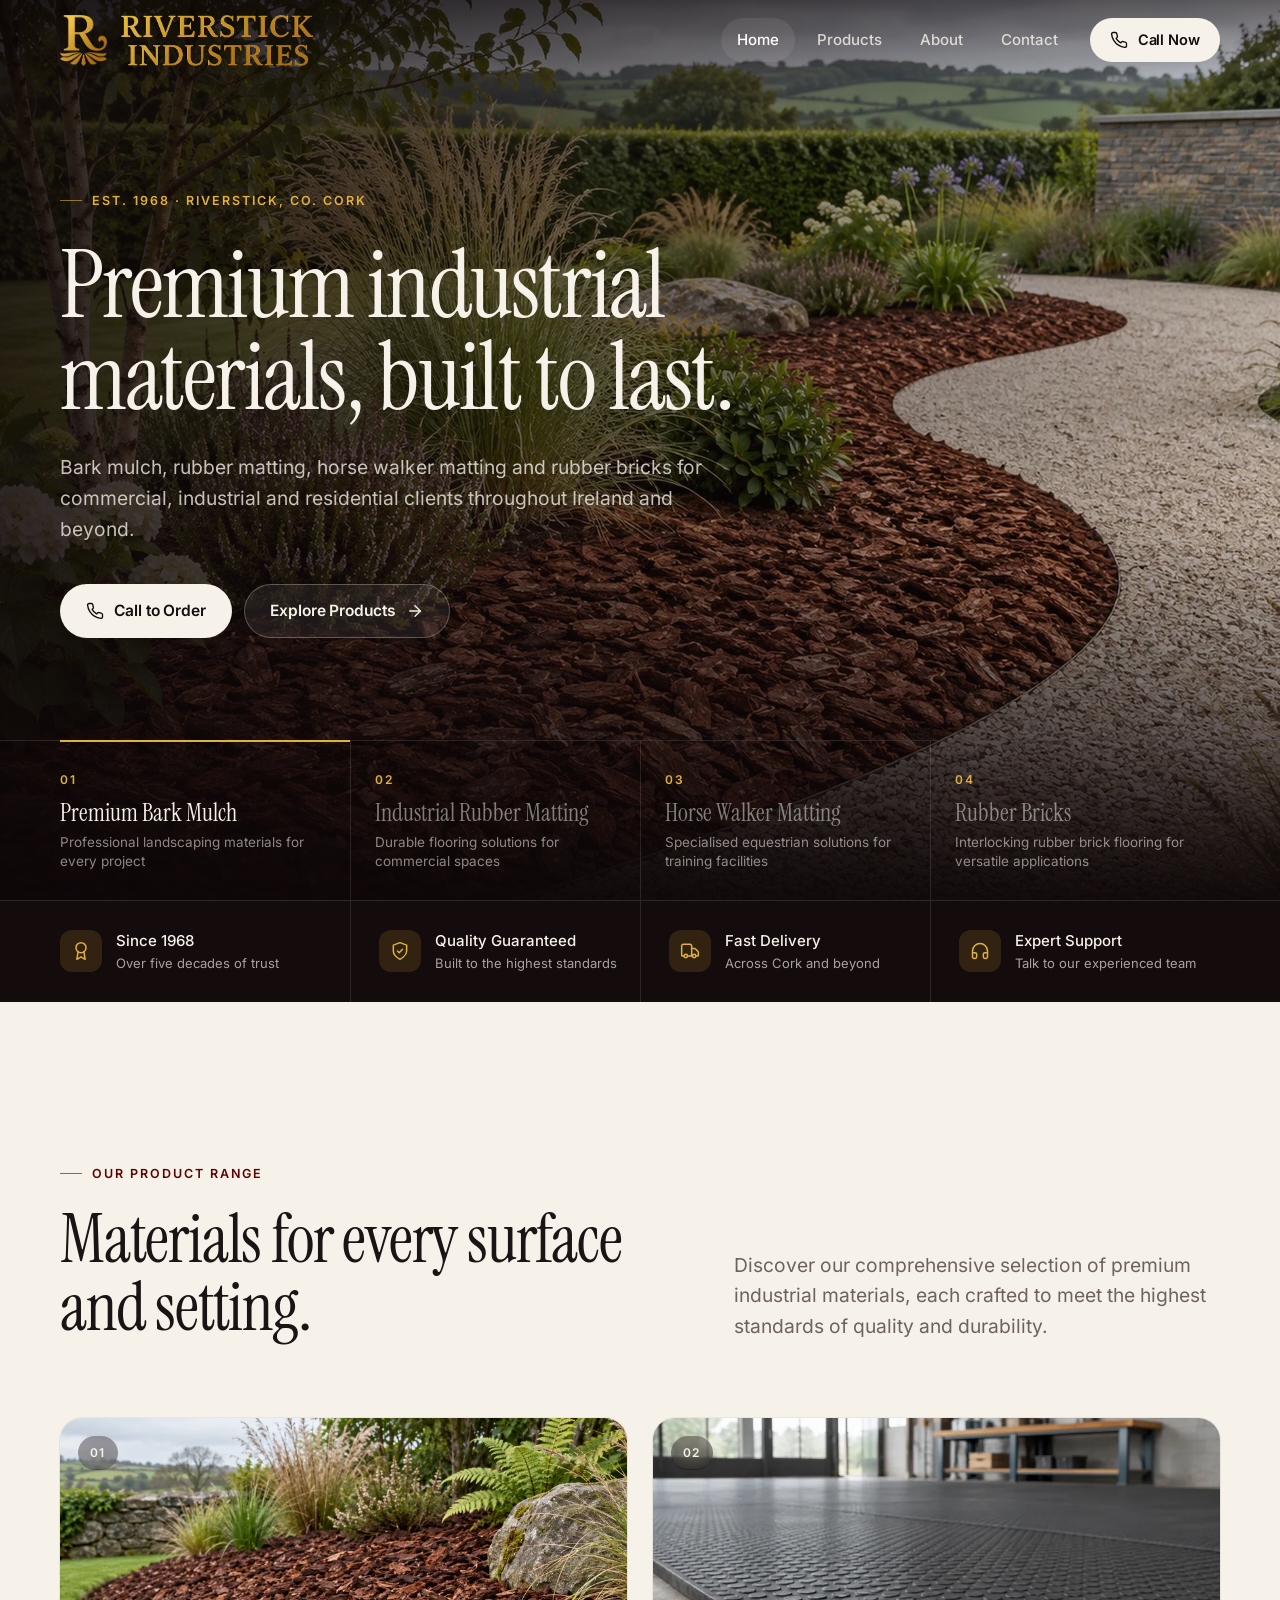
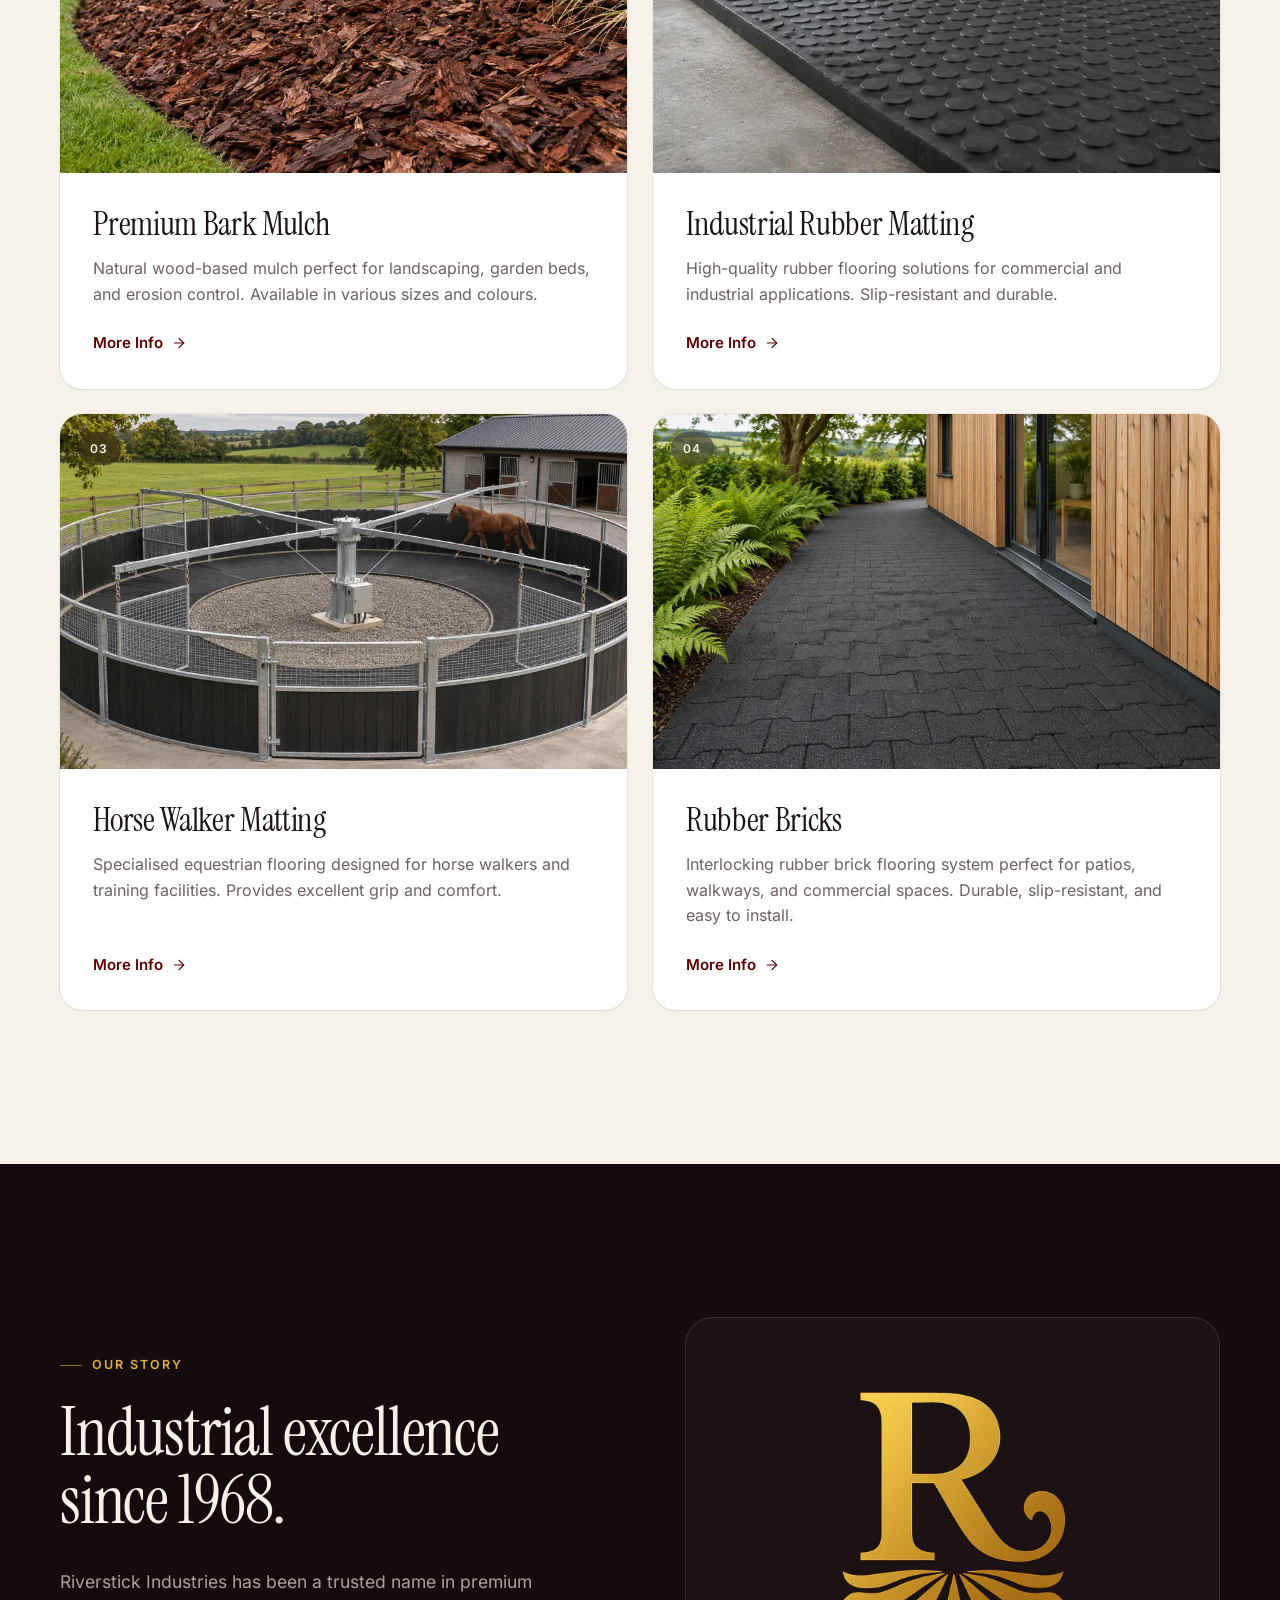
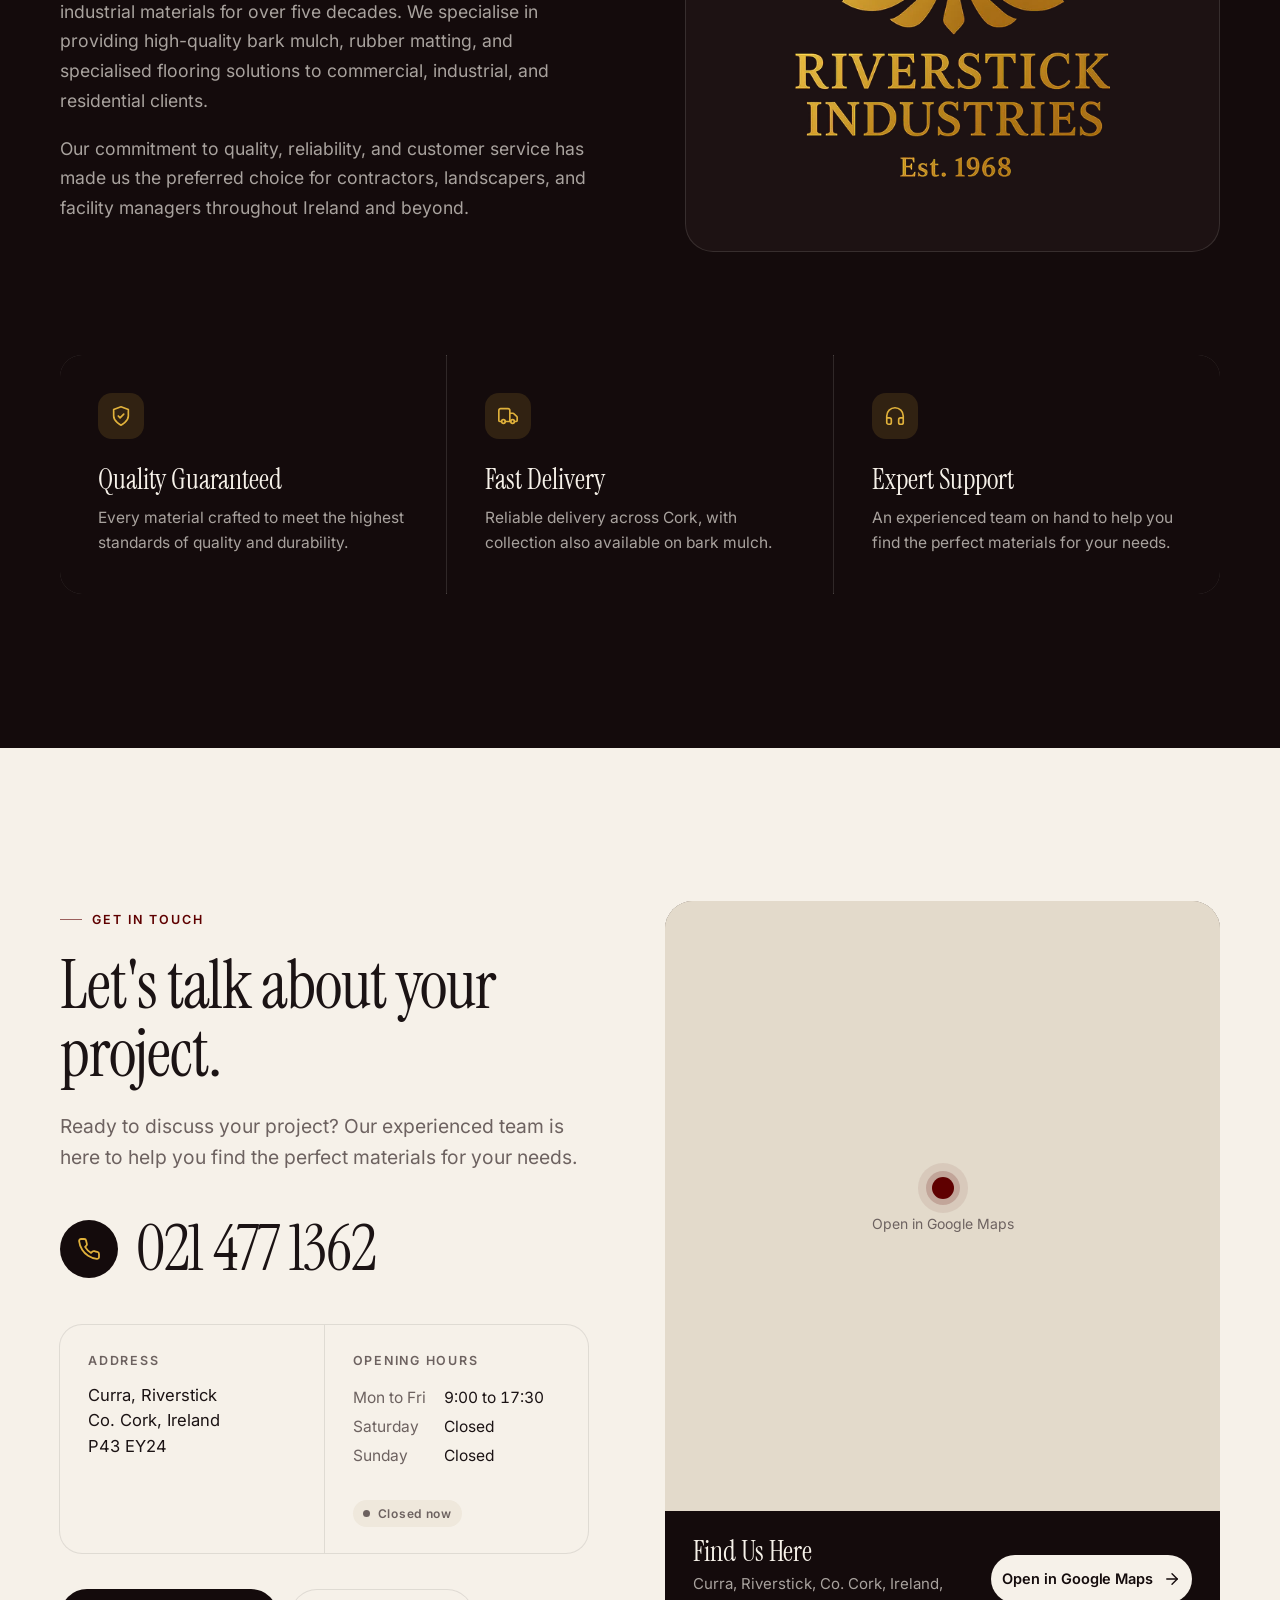
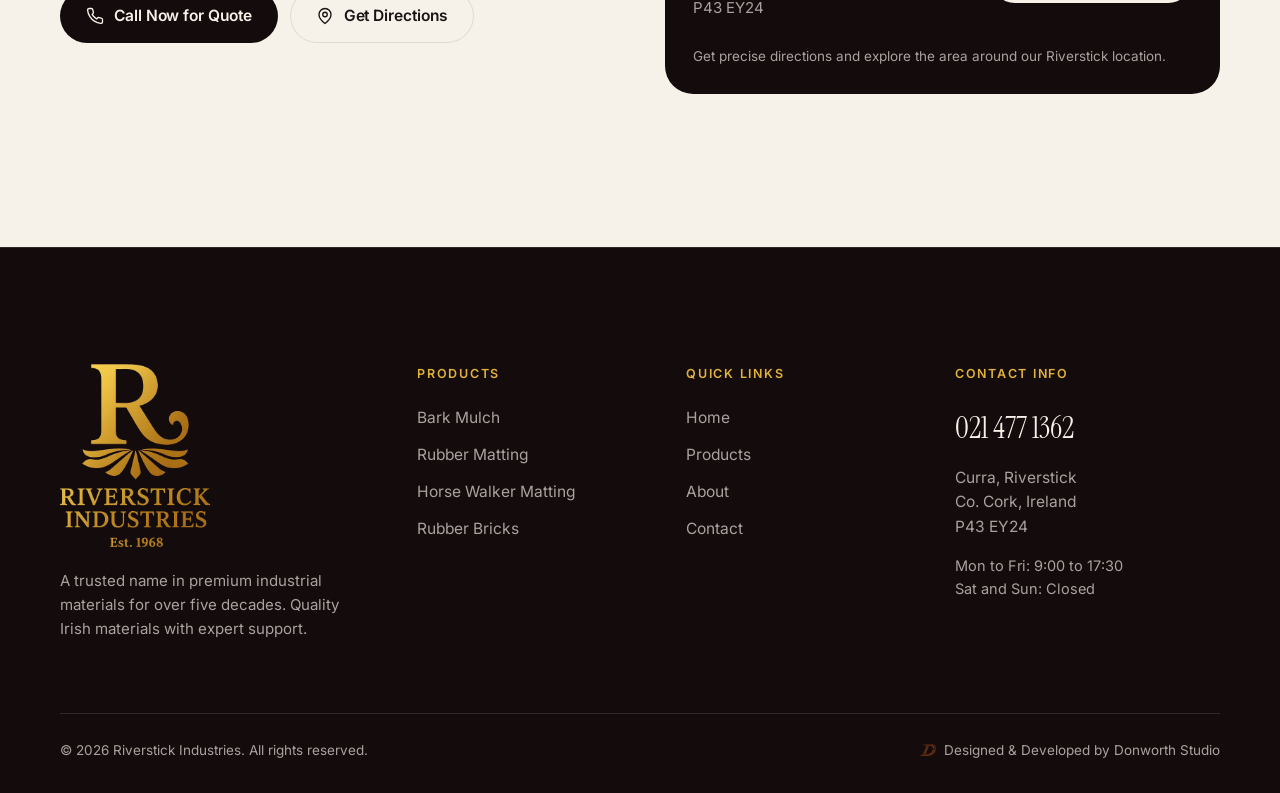
<file: index.html>
<!DOCTYPE html>
<html lang="en-IE">
<head>
<meta charset="utf-8">
<meta name="viewport" content="width=device-width, initial-scale=1, viewport-fit=cover">
<title>Riverstick Industries | Premium Industrial Materials | Cork, Ireland</title>
<meta name="description" content="Premium bark mulch, rubber matting, horse walker matting and rubber bricks. Quality Irish industrial materials since 1968, with expert support and fast delivery across Cork.">
<link rel="canonical" href="https://www.riverstickindustries.ie/">
<meta name="theme-color" content="#140b0c">
<link rel="icon" type="image/png" href="/favicon.png">
<link rel="apple-touch-icon" href="/images/apple-touch-icon.png">
<meta property="og:type" content="website">
<meta property="og:site_name" content="Riverstick Industries">
<meta property="og:title" content="Riverstick Industries | Premium Industrial Materials | Cork, Ireland">
<meta property="og:description" content="Premium bark mulch, rubber matting, horse walker matting and rubber bricks. Quality Irish industrial materials since 1968, with expert support and fast delivery across Cork.">
<meta property="og:url" content="https://www.riverstickindustries.ie/">
<meta property="og:image" content="https://www.riverstickindustries.ie/images/og-image.jpg">
<meta property="og:locale" content="en_IE">
<meta name="twitter:card" content="summary_large_image">
<meta name="twitter:title" content="Riverstick Industries | Premium Industrial Materials | Cork, Ireland">
<meta name="twitter:description" content="Premium bark mulch, rubber matting, horse walker matting and rubber bricks. Quality Irish industrial materials since 1968, with expert support and fast delivery across Cork.">
<meta name="twitter:image" content="https://www.riverstickindustries.ie/images/og-image.jpg">
<link rel="preload" as="image" href="/images/bark-mulch-hero-960.webp" media="(max-width: 960px)" fetchpriority="high"><link rel="preload" as="image" href="/images/bark-mulch-hero-1600.webp" media="(min-width: 961px)" fetchpriority="high">
<link rel="preload" href="/fonts/instrument-serif-latin-400-normal.woff2" as="font" type="font/woff2" crossorigin><link rel="preload" href="/fonts/inter-latin-wght-normal.woff2" as="font" type="font/woff2" crossorigin>
<link rel="stylesheet" href="/css/site.css?v=a48fb2630e">
<script>document.documentElement.classList.add('js')</script>
<script type="application/ld+json">{"@context":"https://schema.org","@type":"LocalBusiness","@id":"https://www.riverstickindustries.ie/#business","name":"Riverstick Industries","description":"Premium industrial materials including bark mulch, rubber matting, horse walker matting, and rubber bricks.","url":"https://www.riverstickindustries.ie/","logo":"https://www.riverstickindustries.ie/images/logo-full.png","image":"https://www.riverstickindustries.ie/images/og-image.jpg","telephone":"+353214771362","foundingDate":"1968","address":{"@type":"PostalAddress","streetAddress":"Curra, Riverstick","addressLocality":"Cork","addressRegion":"Co. Cork","postalCode":"P43 EY24","addressCountry":"IE"},"openingHoursSpecification":[{"@type":"OpeningHoursSpecification","dayOfWeek":["Monday","Tuesday","Wednesday","Thursday","Friday"],"opens":"09:00","closes":"17:30"}],"hasMap":"https://www.google.com/maps/search/?api=1&query=Curra,+Riverstick,+Co.+Cork,+Ireland+P43+EY24"}</script>
</head><body>
<a class="skip" href="#main">Skip to content</a>
<header class="header">
  <div class="wrap header-inner">
    <a class="brand" href="/" aria-label="Riverstick Industries home">
      <img class="brand-mark" src="/images/logo-mark.webp" width="47" height="51" alt="">
      <img class="brand-word" src="/images/logo-wordmark.webp" width="191" height="51" alt="Riverstick Industries">
    </a>
    <nav class="nav" aria-label="Main navigation">
      <a href="/" aria-current="page">Home</a>
      <a href="/#products">Products</a>
      <a href="/#about">About</a>
      <a href="/#contact">Contact</a>
      <a class="btn" href="tel:+353214771362"><svg viewBox="0 0 24 24" fill="none" stroke="currentColor" stroke-width="1.8" stroke-linecap="round" stroke-linejoin="round" aria-hidden="true"><path d="M22 16.92v3a2 2 0 0 1-2.18 2 19.8 19.8 0 0 1-8.63-3.07 19.5 19.5 0 0 1-6-6A19.8 19.8 0 0 1 2.12 4.18 2 2 0 0 1 4.11 2h3a2 2 0 0 1 2 1.72c.13.96.36 1.9.7 2.81a2 2 0 0 1-.45 2.11L8.09 9.91a16 16 0 0 0 6 6l1.27-1.27a2 2 0 0 1 2.11-.45c.9.34 1.85.57 2.81.7A2 2 0 0 1 22 16.92z"/></svg>Call Now</a>
    </nav>
    <button class="menu-btn" type="button" aria-expanded="false" aria-controls="mobile-menu" aria-label="Open menu"><span></span></button>
  </div>
</header>
<div class="mobile-menu" id="mobile-menu">
  <nav aria-label="Mobile navigation">
    <a href="/">Home <small>01</small></a>
    <a href="/#products">Products <small>02</small></a>
    <a href="/#about">About <small>03</small></a>
    <a href="/#contact">Contact <small>04</small></a>
  </nav>
  <a class="btn" href="tel:+353214771362"><svg viewBox="0 0 24 24" fill="none" stroke="currentColor" stroke-width="1.8" stroke-linecap="round" stroke-linejoin="round" aria-hidden="true"><path d="M22 16.92v3a2 2 0 0 1-2.18 2 19.8 19.8 0 0 1-8.63-3.07 19.5 19.5 0 0 1-6-6A19.8 19.8 0 0 1 2.12 4.18 2 2 0 0 1 4.11 2h3a2 2 0 0 1 2 1.72c.13.96.36 1.9.7 2.81a2 2 0 0 1-.45 2.11L8.09 9.91a16 16 0 0 0 6 6l1.27-1.27a2 2 0 0 1 2.11-.45c.9.34 1.85.57 2.81.7A2 2 0 0 1 22 16.92z"/></svg>Call 021 477 1362</a>
  <p class="mm-meta">Mon to Fri, 9:00 to 17:30</p>
</div>

<main id="main">
<section class="hero" data-carousel aria-roledescription="carousel" aria-label="Our products">
  <div class="hero-slides"><div class="hero-slide is-active"><img src="/images/bark-mulch-hero-1600.webp" srcset="/images/bark-mulch-hero-960.webp 960w, /images/bark-mulch-hero-1600.webp 1600w" sizes="100vw" alt="Premium Bark Mulch" fetchpriority="high" decoding="async"></div><div class="hero-slide"><img src="/images/rubber-matting-hero-1600.webp" srcset="/images/rubber-matting-hero-960.webp 960w, /images/rubber-matting-hero-1600.webp 1600w" sizes="100vw" alt="Industrial Rubber Matting" loading="lazy" decoding="async"></div><div class="hero-slide"><img src="/images/horse-walker-hero-1600.webp" srcset="/images/horse-walker-hero-960.webp 960w, /images/horse-walker-hero-1600.webp 1600w" sizes="100vw" alt="Horse Walker Matting" loading="lazy" decoding="async"></div><div class="hero-slide"><img src="/images/rubber-bricks-hero-1600.webp" srcset="/images/rubber-bricks-hero-960.webp 960w, /images/rubber-bricks-hero-1600.webp 1600w" sizes="100vw" alt="Rubber Bricks" loading="lazy" decoding="async"></div></div>
  <div class="hero-body">
    <div class="wrap">
      <div class="hero-copy">
        <span class="eyebrow light">Est. 1968 · Riverstick, Co. Cork</span>
        <h1 class="display">Premium industrial materials, <em>built to last.</em></h1>
        <p class="lead">Bark mulch, rubber matting, horse walker matting and rubber bricks for commercial, industrial and residential clients throughout Ireland and beyond.</p>
        <div class="hero-ctas">
          <a class="btn" href="tel:+353214771362"><svg viewBox="0 0 24 24" fill="none" stroke="currentColor" stroke-width="1.8" stroke-linecap="round" stroke-linejoin="round" aria-hidden="true"><path d="M22 16.92v3a2 2 0 0 1-2.18 2 19.8 19.8 0 0 1-8.63-3.07 19.5 19.5 0 0 1-6-6A19.8 19.8 0 0 1 2.12 4.18 2 2 0 0 1 4.11 2h3a2 2 0 0 1 2 1.72c.13.96.36 1.9.7 2.81a2 2 0 0 1-.45 2.11L8.09 9.91a16 16 0 0 0 6 6l1.27-1.27a2 2 0 0 1 2.11-.45c.9.34 1.85.57 2.81.7A2 2 0 0 1 22 16.92z"/></svg>Call to Order</a>
          <a class="btn btn-ghost" href="#products">Explore Products <svg viewBox="0 0 24 24" fill="none" stroke="currentColor" stroke-width="1.8" stroke-linecap="round" stroke-linejoin="round" aria-hidden="true" class="arrow"><path d="M5 12h14"/><path d="m12 5 7 7-7 7"/></svg></a>
        </div>
      </div>
    </div>
  </div>
  <nav class="hero-rail" aria-label="Carousel navigation"><div class="wrap"><ol><li class="is-active"><button type="button" aria-label="Show Premium Bark Mulch"><span class="bar"><i></i></span><span class="num">01</span><span class="t">Premium Bark Mulch</span><span class="d">Professional landscaping materials for every project</span></button></li><li><button type="button" aria-label="Show Industrial Rubber Matting"><span class="bar"><i></i></span><span class="num">02</span><span class="t">Industrial Rubber Matting</span><span class="d">Durable flooring solutions for commercial spaces</span></button></li><li><button type="button" aria-label="Show Horse Walker Matting"><span class="bar"><i></i></span><span class="num">03</span><span class="t">Horse Walker Matting</span><span class="d">Specialised equestrian solutions for training facilities</span></button></li><li><button type="button" aria-label="Show Rubber Bricks"><span class="bar"><i></i></span><span class="num">04</span><span class="t">Rubber Bricks</span><span class="d">Interlocking rubber brick flooring for versatile applications</span></button></li></ol></div></nav>
</section>

<section class="trust" aria-label="Why Riverstick">
  <div class="wrap">
    <div class="trust-item"><span class="ic"><svg viewBox="0 0 24 24" fill="none" stroke="currentColor" stroke-width="1.8" stroke-linecap="round" stroke-linejoin="round" aria-hidden="true"><circle cx="12" cy="8" r="6"/><path d="M15.48 12.89 17 22l-5-3-5 3 1.52-9.11"/></svg></span><span>Since 1968<small>Over five decades of trust</small></span></div>
    <div class="trust-item"><span class="ic"><svg viewBox="0 0 24 24" fill="none" stroke="currentColor" stroke-width="1.8" stroke-linecap="round" stroke-linejoin="round" aria-hidden="true"><path d="M12 22s8-4 8-10V5l-8-3-8 3v7c0 6 8 10 8 10z"/><path d="m9 12 2 2 4-4"/></svg></span><span>Quality Guaranteed<small>Built to the highest standards</small></span></div>
    <div class="trust-item"><span class="ic"><svg viewBox="0 0 24 24" fill="none" stroke="currentColor" stroke-width="1.8" stroke-linecap="round" stroke-linejoin="round" aria-hidden="true"><path d="M14 18V6a2 2 0 0 0-2-2H4a2 2 0 0 0-2 2v11a1 1 0 0 0 1 1h2"/><path d="M15 18H9"/><path d="M19 18h2a1 1 0 0 0 1-1v-3.65a1 1 0 0 0-.22-.62L18.3 9.38a1 1 0 0 0-.78-.38H14"/><circle cx="17" cy="18" r="2"/><circle cx="7" cy="18" r="2"/></svg></span><span>Fast Delivery<small>Across Cork and beyond</small></span></div>
    <div class="trust-item"><span class="ic"><svg viewBox="0 0 24 24" fill="none" stroke="currentColor" stroke-width="1.8" stroke-linecap="round" stroke-linejoin="round" aria-hidden="true"><path d="M3 14h3a2 2 0 0 1 2 2v3a2 2 0 0 1-2 2H5a2 2 0 0 1-2-2v-7a9 9 0 0 1 18 0v7a2 2 0 0 1-2 2h-1a2 2 0 0 1-2-2v-3a2 2 0 0 1 2-2h3"/></svg></span><span>Expert Support<small>Talk to our experienced team</small></span></div>
  </div>
</section>

<section class="section" id="products" aria-labelledby="products-title">
  <div class="wrap">
    <div class="section-head">
      <div data-reveal>
        <span class="eyebrow">Our Product Range</span>
        <h2 class="h2" id="products-title">Materials for every <em>surface and setting.</em></h2>
      </div>
      <p class="lead" data-reveal style="--d:.1s">Discover our comprehensive selection of premium industrial materials, each crafted to meet the highest standards of quality and durability.</p>
    </div>
    <div class="products">
    <a class="p-card" href="/bark-mulch" data-reveal style="--d:0.00s">
      <div class="p-media"><img src="/images/bark-mulch-card-1600.webp" srcset="/images/bark-mulch-card-960.webp 960w, /images/bark-mulch-card-1600.webp 1600w" sizes="(max-width: 900px) 100vw, 50vw" alt="Premium Bark Mulch" loading="lazy" decoding="async"><span class="tag">01</span></div>
      <div class="p-body">
        <h3 class="h3">Premium Bark Mulch</h3>
        <p>Natural wood-based mulch perfect for landscaping, garden beds, and erosion control. Available in various sizes and colours.</p>
        <span class="link-arrow">More Info <svg viewBox="0 0 24 24" fill="none" stroke="currentColor" stroke-width="1.8" stroke-linecap="round" stroke-linejoin="round" aria-hidden="true"><path d="M5 12h14"/><path d="m12 5 7 7-7 7"/></svg></span>
      </div>
    </a>
    <a class="p-card" href="/rubber-matting" data-reveal style="--d:0.08s">
      <div class="p-media"><img src="/images/rubber-matting-card-1600.webp" srcset="/images/rubber-matting-card-960.webp 960w, /images/rubber-matting-card-1600.webp 1600w" sizes="(max-width: 900px) 100vw, 50vw" alt="Industrial Rubber Matting" loading="lazy" decoding="async"><span class="tag">02</span></div>
      <div class="p-body">
        <h3 class="h3">Industrial Rubber Matting</h3>
        <p>High-quality rubber flooring solutions for commercial and industrial applications. Slip-resistant and durable.</p>
        <span class="link-arrow">More Info <svg viewBox="0 0 24 24" fill="none" stroke="currentColor" stroke-width="1.8" stroke-linecap="round" stroke-linejoin="round" aria-hidden="true"><path d="M5 12h14"/><path d="m12 5 7 7-7 7"/></svg></span>
      </div>
    </a>
    <a class="p-card" href="/horse-walker-matting" data-reveal style="--d:0.00s">
      <div class="p-media"><img src="/images/horse-walker-card-1600.webp" srcset="/images/horse-walker-card-960.webp 960w, /images/horse-walker-card-1600.webp 1600w" sizes="(max-width: 900px) 100vw, 50vw" alt="Horse Walker Matting" loading="lazy" decoding="async"><span class="tag">03</span></div>
      <div class="p-body">
        <h3 class="h3">Horse Walker Matting</h3>
        <p>Specialised equestrian flooring designed for horse walkers and training facilities. Provides excellent grip and comfort.</p>
        <span class="link-arrow">More Info <svg viewBox="0 0 24 24" fill="none" stroke="currentColor" stroke-width="1.8" stroke-linecap="round" stroke-linejoin="round" aria-hidden="true"><path d="M5 12h14"/><path d="m12 5 7 7-7 7"/></svg></span>
      </div>
    </a>
    <a class="p-card" href="/rubber-bricks" data-reveal style="--d:0.08s">
      <div class="p-media"><img src="/images/rubber-bricks-card-1600.webp" srcset="/images/rubber-bricks-card-960.webp 960w, /images/rubber-bricks-card-1600.webp 1600w" sizes="(max-width: 900px) 100vw, 50vw" alt="Rubber Bricks" loading="lazy" decoding="async"><span class="tag">04</span></div>
      <div class="p-body">
        <h3 class="h3">Rubber Bricks</h3>
        <p>Interlocking rubber brick flooring system perfect for patios, walkways, and commercial spaces. Durable, slip-resistant, and easy to install.</p>
        <span class="link-arrow">More Info <svg viewBox="0 0 24 24" fill="none" stroke="currentColor" stroke-width="1.8" stroke-linecap="round" stroke-linejoin="round" aria-hidden="true"><path d="M5 12h14"/><path d="m12 5 7 7-7 7"/></svg></span>
      </div>
    </a>
    </div>
  </div>
</section>


<section class="section on-dark about" id="about" aria-labelledby="about-title">
  <div class="wrap">
    <div class="about-grid">
      <div class="about-copy" data-reveal>
        <span class="eyebrow">Our Story</span>
        <h2 class="h2" id="about-title">Industrial excellence <em>since 1968.</em></h2>
        <p>Riverstick Industries has been a trusted name in premium industrial materials for over five decades. We specialise in providing high-quality bark mulch, rubber matting, and specialised flooring solutions to commercial, industrial, and residential clients.</p>
        <p>Our commitment to quality, reliability, and customer service has made us the preferred choice for contractors, landscapers, and facility managers throughout Ireland and beyond.</p>
      </div>
      <div class="about-visual" data-reveal style="--d:.12s" aria-hidden="true">
        <img src="/images/logo-full.webp" width="426" height="520" alt="" loading="lazy">
      </div>
    </div>
    <div class="pillars">
      <div class="pillar" data-reveal><span class="ic"><svg viewBox="0 0 24 24" fill="none" stroke="currentColor" stroke-width="1.8" stroke-linecap="round" stroke-linejoin="round" aria-hidden="true"><path d="M12 22s8-4 8-10V5l-8-3-8 3v7c0 6 8 10 8 10z"/><path d="m9 12 2 2 4-4"/></svg></span><h3>Quality Guaranteed</h3><p>Every material crafted to meet the highest standards of quality and durability.</p></div>
      <div class="pillar" data-reveal style="--d:.08s"><span class="ic"><svg viewBox="0 0 24 24" fill="none" stroke="currentColor" stroke-width="1.8" stroke-linecap="round" stroke-linejoin="round" aria-hidden="true"><path d="M14 18V6a2 2 0 0 0-2-2H4a2 2 0 0 0-2 2v11a1 1 0 0 0 1 1h2"/><path d="M15 18H9"/><path d="M19 18h2a1 1 0 0 0 1-1v-3.65a1 1 0 0 0-.22-.62L18.3 9.38a1 1 0 0 0-.78-.38H14"/><circle cx="17" cy="18" r="2"/><circle cx="7" cy="18" r="2"/></svg></span><h3>Fast Delivery</h3><p>Reliable delivery across Cork, with collection also available on bark mulch.</p></div>
      <div class="pillar" data-reveal style="--d:.16s"><span class="ic"><svg viewBox="0 0 24 24" fill="none" stroke="currentColor" stroke-width="1.8" stroke-linecap="round" stroke-linejoin="round" aria-hidden="true"><path d="M3 14h3a2 2 0 0 1 2 2v3a2 2 0 0 1-2 2H5a2 2 0 0 1-2-2v-7a9 9 0 0 1 18 0v7a2 2 0 0 1-2 2h-1a2 2 0 0 1-2-2v-3a2 2 0 0 1 2-2h3"/></svg></span><h3>Expert Support</h3><p>An experienced team on hand to help you find the perfect materials for your needs.</p></div>
    </div>
  </div>
</section>

<section class="section" id="contact" aria-labelledby="contact-title">
  <div class="wrap contact-grid">
    <div class="contact-copy" data-reveal>
      <span class="eyebrow">Get In Touch</span>
      <h2 class="h2" id="contact-title">Let's talk about <em>your project.</em></h2>
      <p class="lead">Ready to discuss your project? Our experienced team is here to help you find the perfect materials for your needs.</p>
      <a class="phone-big" href="tel:+353214771362" aria-label="Call 021 477 1362"><span class="ic"><svg viewBox="0 0 24 24" fill="none" stroke="currentColor" stroke-width="1.8" stroke-linecap="round" stroke-linejoin="round" aria-hidden="true"><path d="M22 16.92v3a2 2 0 0 1-2.18 2 19.8 19.8 0 0 1-8.63-3.07 19.5 19.5 0 0 1-6-6A19.8 19.8 0 0 1 2.12 4.18 2 2 0 0 1 4.11 2h3a2 2 0 0 1 2 1.72c.13.96.36 1.9.7 2.81a2 2 0 0 1-.45 2.11L8.09 9.91a16 16 0 0 0 6 6l1.27-1.27a2 2 0 0 1 2.11-.45c.9.34 1.85.57 2.81.7A2 2 0 0 1 22 16.92z"/></svg></span>021 477 1362</a>
      <div class="info-grid">
        <div class="info">
          <h3>Address</h3>
          <address>Curra, Riverstick<br>Co. Cork, Ireland<br>P43 EY24</address>
        </div>
        <div class="info">
          <h3>Opening Hours</h3>
          <dl class="hours">
            <dt>Mon to Fri</dt><dd>9:00 to 17:30</dd>
            <dt>Saturday</dt><dd>Closed</dd>
            <dt>Sunday</dt><dd>Closed</dd>
          </dl>
          <span class="status" data-open-status hidden></span>
        </div>
      </div>
      <div class="contact-ctas">
        <a class="btn btn-dark" href="tel:+353214771362"><svg viewBox="0 0 24 24" fill="none" stroke="currentColor" stroke-width="1.8" stroke-linecap="round" stroke-linejoin="round" aria-hidden="true"><path d="M22 16.92v3a2 2 0 0 1-2.18 2 19.8 19.8 0 0 1-8.63-3.07 19.5 19.5 0 0 1-6-6A19.8 19.8 0 0 1 2.12 4.18 2 2 0 0 1 4.11 2h3a2 2 0 0 1 2 1.72c.13.96.36 1.9.7 2.81a2 2 0 0 1-.45 2.11L8.09 9.91a16 16 0 0 0 6 6l1.27-1.27a2 2 0 0 1 2.11-.45c.9.34 1.85.57 2.81.7A2 2 0 0 1 22 16.92z"/></svg>Call Now for Quote</a>
        <a class="btn btn-line" href="https://www.google.com/maps/search/?api=1&query=Curra,+Riverstick,+Co.+Cork,+Ireland+P43+EY24" target="_blank" rel="noopener noreferrer"><svg viewBox="0 0 24 24" fill="none" stroke="currentColor" stroke-width="1.8" stroke-linecap="round" stroke-linejoin="round" aria-hidden="true"><path d="M20 10c0 6-8 12-8 12s-8-6-8-12a8 8 0 0 1 16 0Z"/><circle cx="12" cy="10" r="3"/></svg>Get Directions</a>
      </div>
    </div>
    <div class="map-card" data-reveal style="--d:.12s">
      <div class="map-frame">
        <a class="map-fallback" href="https://www.google.com/maps/search/?api=1&query=Curra,+Riverstick,+Co.+Cork,+Ireland+P43+EY24" target="_blank" rel="noopener noreferrer" tabindex="-1" aria-hidden="true"><span class="pin"></span><span>Open in Google Maps</span></a>
        <iframe title="Map showing Riverstick Industries, Curra, Riverstick, Co. Cork" src="https://www.google.com/maps?q=Curra%2C%20Riverstick%2C%20Co.%20Cork%2C%20P43%20EY24&z=12&output=embed" loading="lazy" referrerpolicy="no-referrer-when-downgrade"></iframe>
      </div>
      <div class="map-meta">
        <div>
          <h3>Find Us Here</h3>
          <address>Curra, Riverstick, Co. Cork, Ireland, P43 EY24</address>
        </div>
        <a class="btn" href="https://www.google.com/maps/search/?api=1&query=Curra,+Riverstick,+Co.+Cork,+Ireland+P43+EY24" target="_blank" rel="noopener noreferrer">Open in Google Maps <svg viewBox="0 0 24 24" fill="none" stroke="currentColor" stroke-width="1.8" stroke-linecap="round" stroke-linejoin="round" aria-hidden="true" class="arrow"><path d="M5 12h14"/><path d="m12 5 7 7-7 7"/></svg></a>
      </div>
      <p class="map-note">Get precise directions and explore the area around our Riverstick location.</p>
    </div>
  </div>
</section>
</main>
<footer class="footer">
  <div class="wrap">
    <div class="footer-top">
      <div class="footer-brand">
        <img src="/images/logo-full.webp" width="150" height="183" alt="Riverstick Industries, established 1968" loading="lazy">
        <p>A trusted name in premium industrial materials for over five decades. Quality Irish materials with expert support.</p>
      </div>
      <div>
        <h4>Products</h4>
        <ul><li><a href="/bark-mulch">Bark Mulch</a></li><li><a href="/rubber-matting">Rubber Matting</a></li><li><a href="/horse-walker-matting">Horse Walker Matting</a></li><li><a href="/rubber-bricks">Rubber Bricks</a></li></ul>
      </div>
      <div>
        <h4>Quick Links</h4>
        <ul>
          <li><a href="/">Home</a></li>
          <li><a href="/#products">Products</a></li>
          <li><a href="/#about">About</a></li>
          <li><a href="/#contact">Contact</a></li>
        </ul>
      </div>
      <div>
        <h4>Contact Info</h4>
        <a class="f-phone" href="tel:+353214771362">021 477 1362</a>
        <address>Curra, Riverstick<br>Co. Cork, Ireland<br>P43 EY24</address>
        <p class="f-hours">Mon to Fri: 9:00 to 17:30<br>Sat and Sun: Closed</p>
      </div>
    </div>
  </div>
  <div class="footer-word" aria-hidden="true">Riverstick</div>
  <div class="wrap">
    <div class="footer-bottom">
      <span>© <span data-year>2026</span> Riverstick Industries. All rights reserved.</span>
      <a href="https://donworthstudio.ie/" target="_blank" rel="noopener noreferrer"><img src="/images/donworth-d-emblem.svg" width="16" height="16" alt="">Designed &amp; Developed by Donworth Studio</a>
    </div>
  </div>
</footer>
<a class="fab" href="tel:+353214771362" aria-label="Call Riverstick Industries on 021 477 1362"><svg viewBox="0 0 24 24" fill="none" stroke="currentColor" stroke-width="1.8" stroke-linecap="round" stroke-linejoin="round" aria-hidden="true"><path d="M22 16.92v3a2 2 0 0 1-2.18 2 19.8 19.8 0 0 1-8.63-3.07 19.5 19.5 0 0 1-6-6A19.8 19.8 0 0 1 2.12 4.18 2 2 0 0 1 4.11 2h3a2 2 0 0 1 2 1.72c.13.96.36 1.9.7 2.81a2 2 0 0 1-.45 2.11L8.09 9.91a16 16 0 0 0 6 6l1.27-1.27a2 2 0 0 1 2.11-.45c.9.34 1.85.57 2.81.7A2 2 0 0 1 22 16.92z"/></svg></a>
<script src="/js/site.js?v=a48fb2630e" defer></script>
</body>
</html>
</file>
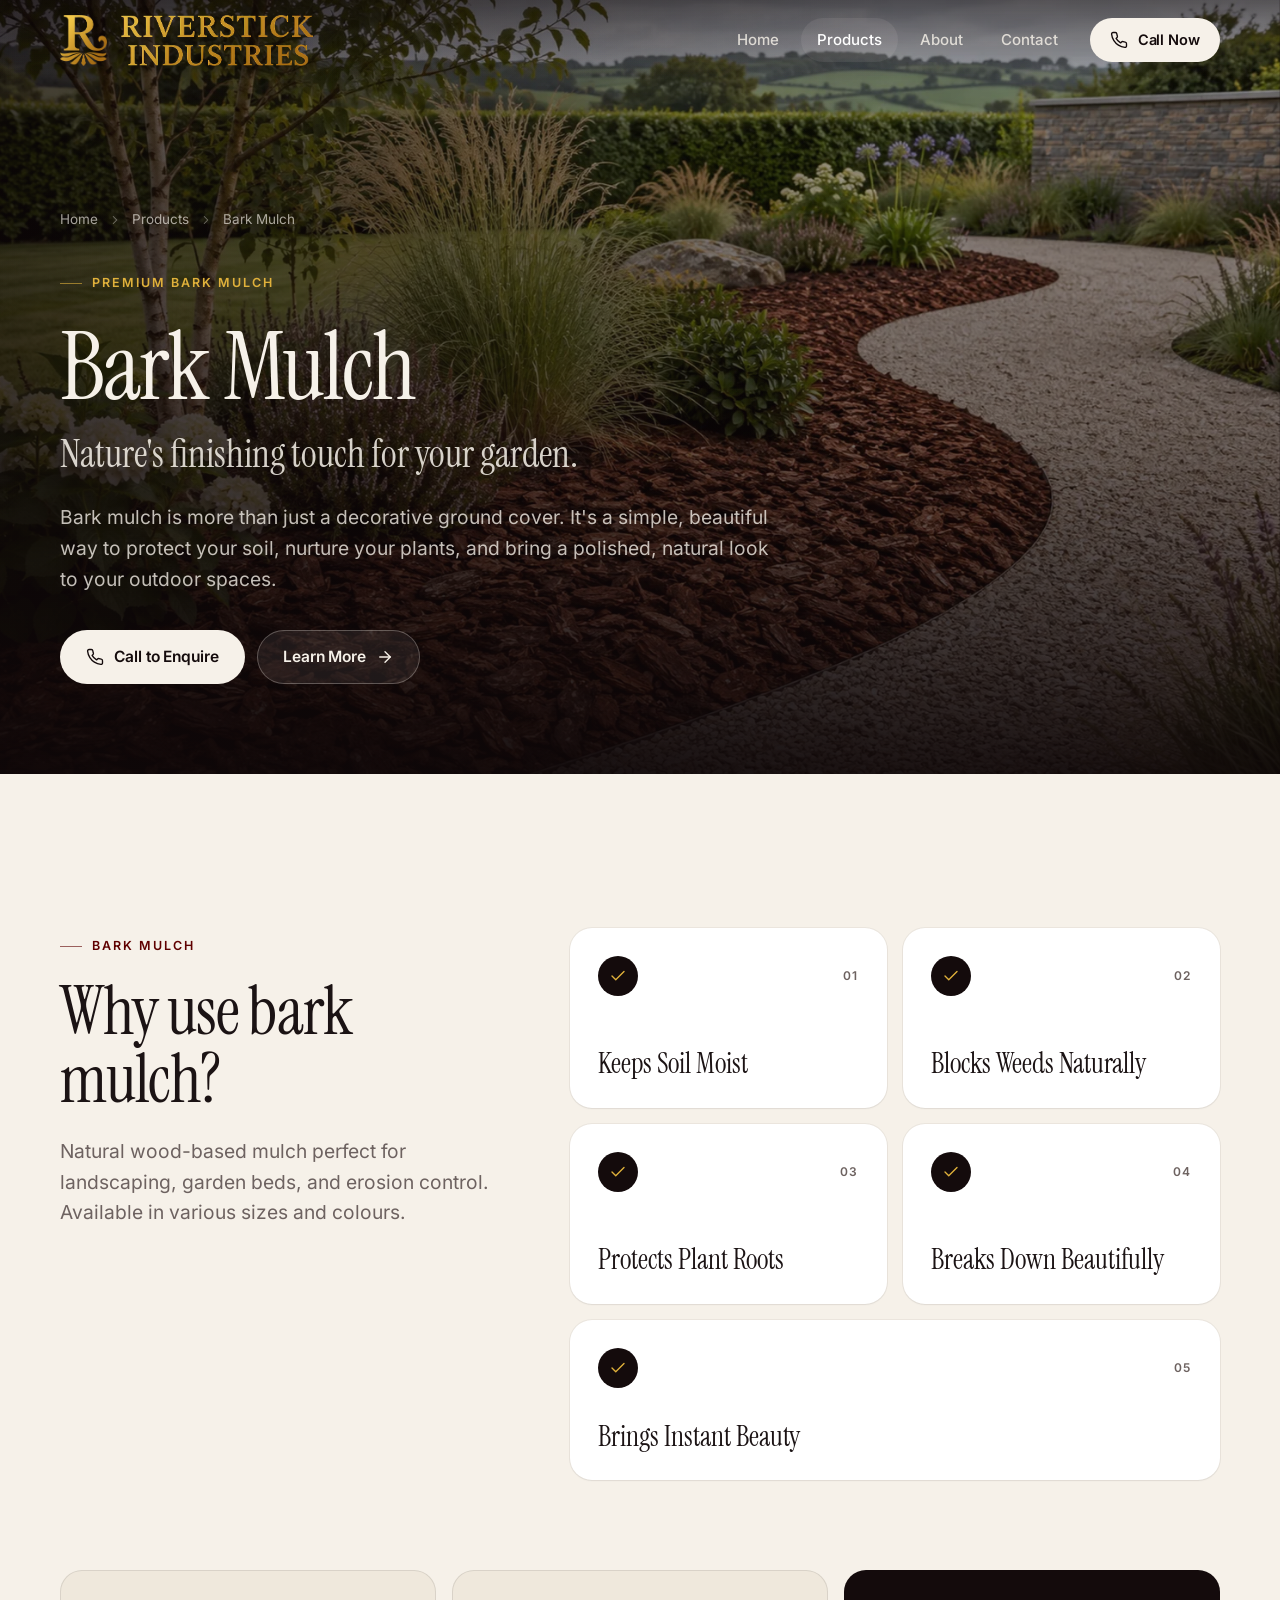
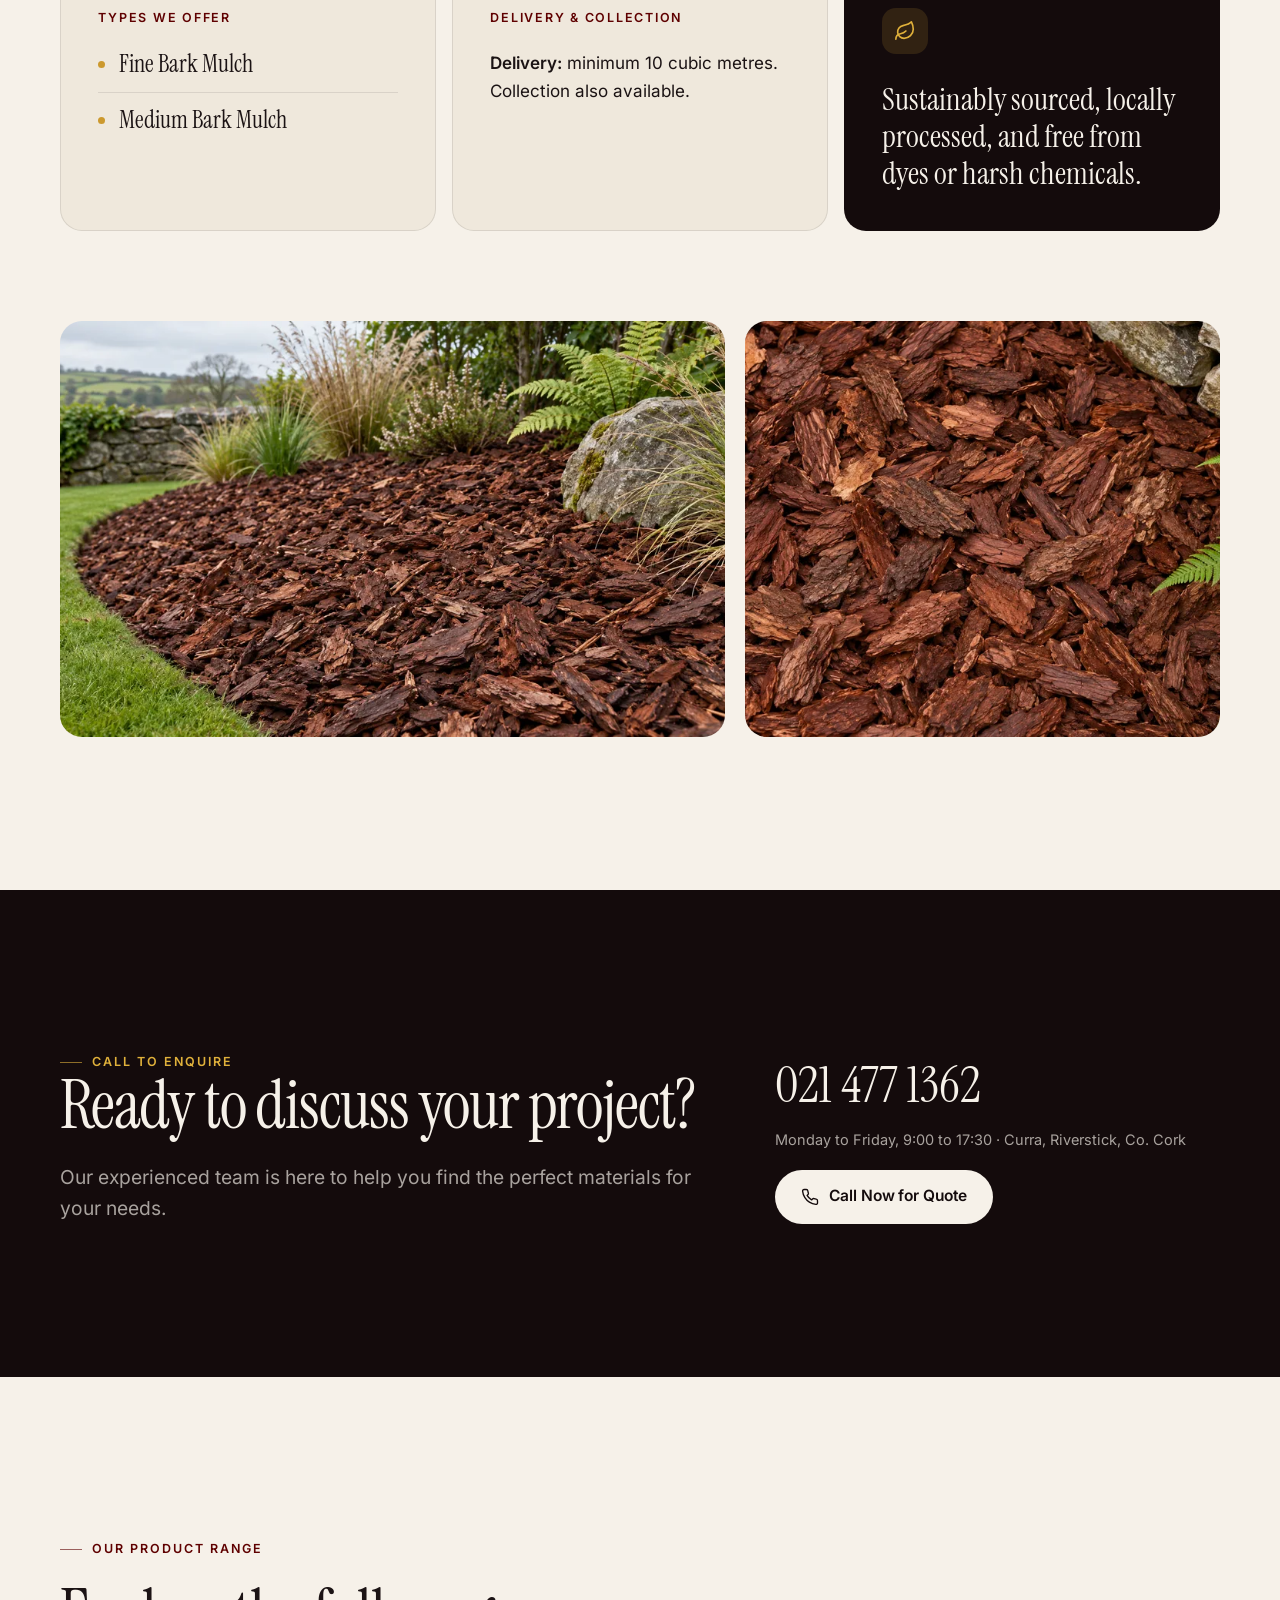
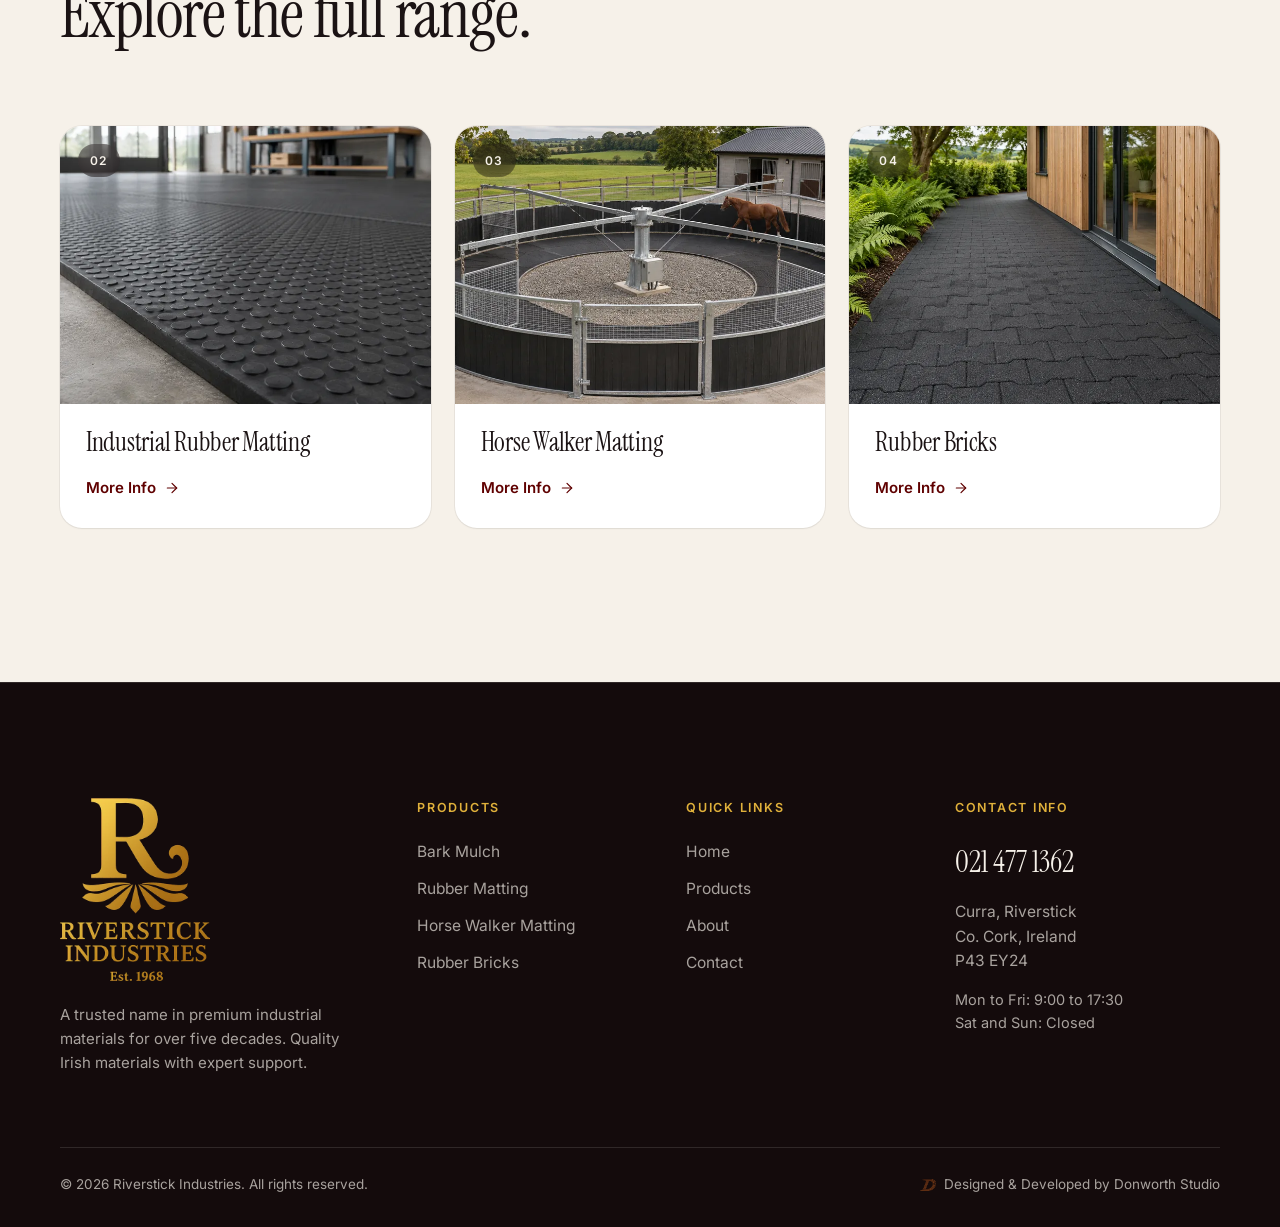
<file: bark-mulch.html>
<!DOCTYPE html>
<html lang="en-IE">
<head>
<meta charset="utf-8">
<meta name="viewport" content="width=device-width, initial-scale=1, viewport-fit=cover">
<title>Premium Bark Mulch | Riverstick Industries, Cork</title>
<meta name="description" content="Premium bark mulch for landscaping, garden beds, and erosion control. Natural wood-based mulch available in various sizes and colours. Expert support in Cork, Ireland.">
<link rel="canonical" href="https://www.riverstickindustries.ie/bark-mulch">
<meta name="theme-color" content="#140b0c">
<link rel="icon" type="image/png" href="/favicon.png">
<link rel="apple-touch-icon" href="/images/apple-touch-icon.png">
<meta property="og:type" content="website">
<meta property="og:site_name" content="Riverstick Industries">
<meta property="og:title" content="Premium Bark Mulch | Riverstick Industries, Cork">
<meta property="og:description" content="Premium bark mulch for landscaping, garden beds, and erosion control. Natural wood-based mulch available in various sizes and colours. Expert support in Cork, Ireland.">
<meta property="og:url" content="https://www.riverstickindustries.ie/bark-mulch">
<meta property="og:image" content="https://www.riverstickindustries.ie/images/og-image.jpg">
<meta property="og:locale" content="en_IE">
<meta name="twitter:card" content="summary_large_image">
<meta name="twitter:title" content="Premium Bark Mulch | Riverstick Industries, Cork">
<meta name="twitter:description" content="Premium bark mulch for landscaping, garden beds, and erosion control. Natural wood-based mulch available in various sizes and colours. Expert support in Cork, Ireland.">
<meta name="twitter:image" content="https://www.riverstickindustries.ie/images/og-image.jpg">
<link rel="preload" as="image" href="/images/bark-mulch-hero-960.webp" media="(max-width: 960px)" fetchpriority="high"><link rel="preload" as="image" href="/images/bark-mulch-hero-1600.webp" media="(min-width: 961px)" fetchpriority="high">
<link rel="preload" href="/fonts/instrument-serif-latin-400-normal.woff2" as="font" type="font/woff2" crossorigin><link rel="preload" href="/fonts/inter-latin-wght-normal.woff2" as="font" type="font/woff2" crossorigin>
<link rel="stylesheet" href="/css/site.css?v=a48fb2630e">
<script>document.documentElement.classList.add('js')</script>
<script type="application/ld+json">[{"@context":"https://schema.org","@type":"LocalBusiness","@id":"https://www.riverstickindustries.ie/#business","name":"Riverstick Industries","description":"Premium industrial materials including bark mulch, rubber matting, horse walker matting, and rubber bricks.","url":"https://www.riverstickindustries.ie/","logo":"https://www.riverstickindustries.ie/images/logo-full.png","image":"https://www.riverstickindustries.ie/images/og-image.jpg","telephone":"+353214771362","foundingDate":"1968","address":{"@type":"PostalAddress","streetAddress":"Curra, Riverstick","addressLocality":"Cork","addressRegion":"Co. Cork","postalCode":"P43 EY24","addressCountry":"IE"},"openingHoursSpecification":[{"@type":"OpeningHoursSpecification","dayOfWeek":["Monday","Tuesday","Wednesday","Thursday","Friday"],"opens":"09:00","closes":"17:30"}],"hasMap":"https://www.google.com/maps/search/?api=1&query=Curra,+Riverstick,+Co.+Cork,+Ireland+P43+EY24"},{"@context":"https://schema.org","@type":"BreadcrumbList","itemListElement":[{"@type":"ListItem","position":1,"name":"Home","item":"https://www.riverstickindustries.ie/"},{"@type":"ListItem","position":2,"name":"Products","item":"https://www.riverstickindustries.ie/#products"},{"@type":"ListItem","position":3,"name":"Premium Bark Mulch","item":"https://www.riverstickindustries.ie/bark-mulch"}]},{"@context":"https://schema.org","@type":"Product","name":"Premium Bark Mulch","description":"Premium bark mulch for landscaping, garden beds, and erosion control. Natural wood-based mulch available in various sizes and colours. Expert support in Cork, Ireland.","image":"https://www.riverstickindustries.ie/images/bark-mulch-hero-1600.webp","brand":{"@type":"Brand","name":"Riverstick Industries"},"manufacturer":{"@id":"https://www.riverstickindustries.ie/#business"}}]</script>
</head><body>
<a class="skip" href="#main">Skip to content</a>
<header class="header">
  <div class="wrap header-inner">
    <a class="brand" href="/" aria-label="Riverstick Industries home">
      <img class="brand-mark" src="/images/logo-mark.webp" width="47" height="51" alt="">
      <img class="brand-word" src="/images/logo-wordmark.webp" width="191" height="51" alt="Riverstick Industries">
    </a>
    <nav class="nav" aria-label="Main navigation">
      <a href="/">Home</a>
      <a href="/#products" aria-current="page">Products</a>
      <a href="/#about">About</a>
      <a href="/#contact">Contact</a>
      <a class="btn" href="tel:+353214771362"><svg viewBox="0 0 24 24" fill="none" stroke="currentColor" stroke-width="1.8" stroke-linecap="round" stroke-linejoin="round" aria-hidden="true"><path d="M22 16.92v3a2 2 0 0 1-2.18 2 19.8 19.8 0 0 1-8.63-3.07 19.5 19.5 0 0 1-6-6A19.8 19.8 0 0 1 2.12 4.18 2 2 0 0 1 4.11 2h3a2 2 0 0 1 2 1.72c.13.96.36 1.9.7 2.81a2 2 0 0 1-.45 2.11L8.09 9.91a16 16 0 0 0 6 6l1.27-1.27a2 2 0 0 1 2.11-.45c.9.34 1.85.57 2.81.7A2 2 0 0 1 22 16.92z"/></svg>Call Now</a>
    </nav>
    <button class="menu-btn" type="button" aria-expanded="false" aria-controls="mobile-menu" aria-label="Open menu"><span></span></button>
  </div>
</header>
<div class="mobile-menu" id="mobile-menu">
  <nav aria-label="Mobile navigation">
    <a href="/">Home <small>01</small></a>
    <a href="/#products">Products <small>02</small></a>
    <a href="/#about">About <small>03</small></a>
    <a href="/#contact">Contact <small>04</small></a>
  </nav>
  <a class="btn" href="tel:+353214771362"><svg viewBox="0 0 24 24" fill="none" stroke="currentColor" stroke-width="1.8" stroke-linecap="round" stroke-linejoin="round" aria-hidden="true"><path d="M22 16.92v3a2 2 0 0 1-2.18 2 19.8 19.8 0 0 1-8.63-3.07 19.5 19.5 0 0 1-6-6A19.8 19.8 0 0 1 2.12 4.18 2 2 0 0 1 4.11 2h3a2 2 0 0 1 2 1.72c.13.96.36 1.9.7 2.81a2 2 0 0 1-.45 2.11L8.09 9.91a16 16 0 0 0 6 6l1.27-1.27a2 2 0 0 1 2.11-.45c.9.34 1.85.57 2.81.7A2 2 0 0 1 22 16.92z"/></svg>Call 021 477 1362</a>
  <p class="mm-meta">Mon to Fri, 9:00 to 17:30</p>
</div>

<main id="main">
<section class="p-hero">
  <img src="/images/bark-mulch-hero-1600.webp" srcset="/images/bark-mulch-hero-960.webp 960w, /images/bark-mulch-hero-1600.webp 1600w" sizes="100vw" alt="Premium Bark Mulch" fetchpriority="high" decoding="async">
  <div class="wrap">
    <nav class="crumbs" aria-label="Breadcrumb"><a href="/">Home</a><svg viewBox="0 0 24 24" fill="none" stroke="currentColor" stroke-width="1.8" stroke-linecap="round" stroke-linejoin="round" aria-hidden="true"><path d="m9 18 6-6-6-6"/></svg><a href="/#products">Products</a><svg viewBox="0 0 24 24" fill="none" stroke="currentColor" stroke-width="1.8" stroke-linecap="round" stroke-linejoin="round" aria-hidden="true"><path d="m9 18 6-6-6-6"/></svg><span aria-current="page">Bark Mulch</span></nav>
    <div class="hero-copy">
      <span class="eyebrow light">Premium Bark Mulch</span>
      <h1 class="display">Bark Mulch</h1>
      <span class="kicker">Nature's finishing touch for your garden.</span>
      <p class="lead">Bark mulch is more than just a decorative ground cover. It's a simple, beautiful way to protect your soil, nurture your plants, and bring a polished, natural look to your outdoor spaces.</p>
      <div class="hero-ctas">
        <a class="btn" href="tel:+353214771362"><svg viewBox="0 0 24 24" fill="none" stroke="currentColor" stroke-width="1.8" stroke-linecap="round" stroke-linejoin="round" aria-hidden="true"><path d="M22 16.92v3a2 2 0 0 1-2.18 2 19.8 19.8 0 0 1-8.63-3.07 19.5 19.5 0 0 1-6-6A19.8 19.8 0 0 1 2.12 4.18 2 2 0 0 1 4.11 2h3a2 2 0 0 1 2 1.72c.13.96.36 1.9.7 2.81a2 2 0 0 1-.45 2.11L8.09 9.91a16 16 0 0 0 6 6l1.27-1.27a2 2 0 0 1 2.11-.45c.9.34 1.85.57 2.81.7A2 2 0 0 1 22 16.92z"/></svg>Call to Enquire</a>
        <a class="btn btn-ghost" href="#details">Learn More <svg viewBox="0 0 24 24" fill="none" stroke="currentColor" stroke-width="1.8" stroke-linecap="round" stroke-linejoin="round" aria-hidden="true" class="arrow"><path d="M5 12h14"/><path d="m12 5 7 7-7 7"/></svg></a>
      </div>
    </div>
  </div>
  <span class="p-index" aria-hidden="true">01</span>
</section>

<section class="section" id="details">
  <div class="wrap">
    <div class="benefits-grid">
      <div class="sticky" data-reveal>
        <span class="eyebrow">Bark Mulch</span>
        <h2 class="h2">Why use bark mulch?</h2>
        <p class="lead">Natural wood-based mulch perfect for landscaping, garden beds, and erosion control. Available in various sizes and colours.</p>
      </div>
      <div class="benefits"><div class="benefit" data-reveal style="--d:0.00s"><div class="top"><span class="ic"><svg viewBox="0 0 24 24" fill="none" stroke="currentColor" stroke-width="1.8" stroke-linecap="round" stroke-linejoin="round" aria-hidden="true"><path d="M20 6 9 17l-5-5"/></svg></span><span class="n">01</span></div><h3>Keeps Soil Moist</h3></div><div class="benefit" data-reveal style="--d:0.08s"><div class="top"><span class="ic"><svg viewBox="0 0 24 24" fill="none" stroke="currentColor" stroke-width="1.8" stroke-linecap="round" stroke-linejoin="round" aria-hidden="true"><path d="M20 6 9 17l-5-5"/></svg></span><span class="n">02</span></div><h3>Blocks Weeds Naturally</h3></div><div class="benefit" data-reveal style="--d:0.00s"><div class="top"><span class="ic"><svg viewBox="0 0 24 24" fill="none" stroke="currentColor" stroke-width="1.8" stroke-linecap="round" stroke-linejoin="round" aria-hidden="true"><path d="M20 6 9 17l-5-5"/></svg></span><span class="n">03</span></div><h3>Protects Plant Roots</h3></div><div class="benefit" data-reveal style="--d:0.08s"><div class="top"><span class="ic"><svg viewBox="0 0 24 24" fill="none" stroke="currentColor" stroke-width="1.8" stroke-linecap="round" stroke-linejoin="round" aria-hidden="true"><path d="M20 6 9 17l-5-5"/></svg></span><span class="n">04</span></div><h3>Breaks Down Beautifully</h3></div><div class="benefit" data-reveal style="--d:0.00s"><div class="top"><span class="ic"><svg viewBox="0 0 24 24" fill="none" stroke="currentColor" stroke-width="1.8" stroke-linecap="round" stroke-linejoin="round" aria-hidden="true"><path d="M20 6 9 17l-5-5"/></svg></span><span class="n">05</span></div><h3>Brings Instant Beauty</h3></div></div>
    </div>
    <div class="detail-grid"><div class="detail" data-reveal><h3>Types we offer</h3><ul><li>Fine Bark Mulch</li><li>Medium Bark Mulch</li></ul></div><div class="detail" data-reveal style="--d:.08s"><h3>Delivery &amp; Collection</h3><p><b>Delivery:</b> minimum 10 cubic metres. Collection also available.</p></div><div class="detail dark" data-reveal style="--d:.16s"><span class="leaf"><svg viewBox="0 0 24 24" fill="none" stroke="currentColor" stroke-width="1.8" stroke-linecap="round" stroke-linejoin="round" aria-hidden="true"><path d="M11 20A7 7 0 0 1 9.8 6.1C15.5 5 17 4.48 19 2c1 2 2 4.18 2 8 0 5.5-4.78 10-10 10Z"/><path d="M2 21c0-3 1.85-5.36 5.08-6C9.5 14.52 12 13 13 12"/></svg></span><p>Sustainably sourced, locally processed, and free from dyes or harsh chemicals.</p></div></div>
    <div class="gallery" data-reveal>
      <figure><img src="/images/bark-mulch-card-1600.webp" srcset="/images/bark-mulch-card-960.webp 960w, /images/bark-mulch-card-1600.webp 1600w" sizes="(max-width: 900px) 100vw, 60vw" alt="Premium Bark Mulch in use" loading="lazy" decoding="async"></figure>
      <figure><img src="/images/bark-mulch-detail-1600.webp" srcset="/images/bark-mulch-detail-960.webp 960w, /images/bark-mulch-detail-1600.webp 1600w" sizes="(max-width: 900px) 100vw, 40vw" alt="Premium Bark Mulch close up" loading="lazy" decoding="async"></figure>
    </div>
  </div>
</section>

<section class="section on-dark cta-band" aria-labelledby="cta-title">
  <div class="wrap cta-inner">
    <div data-reveal>
      <span class="eyebrow">Call to Enquire</span>
      <h2 class="h2" id="cta-title">Ready to discuss <em>your project?</em></h2>
      <p class="lead">Our experienced team is here to help you find the perfect materials for your needs.</p>
    </div>
    <div class="cta-side" data-reveal style="--d:.1s">
      <a class="phone" href="tel:+353214771362">021 477 1362</a>
      <small>Monday to Friday, 9:00 to 17:30 · Curra, Riverstick, Co. Cork</small>
      <a class="btn" href="tel:+353214771362"><svg viewBox="0 0 24 24" fill="none" stroke="currentColor" stroke-width="1.8" stroke-linecap="round" stroke-linejoin="round" aria-hidden="true"><path d="M22 16.92v3a2 2 0 0 1-2.18 2 19.8 19.8 0 0 1-8.63-3.07 19.5 19.5 0 0 1-6-6A19.8 19.8 0 0 1 2.12 4.18 2 2 0 0 1 4.11 2h3a2 2 0 0 1 2 1.72c.13.96.36 1.9.7 2.81a2 2 0 0 1-.45 2.11L8.09 9.91a16 16 0 0 0 6 6l1.27-1.27a2 2 0 0 1 2.11-.45c.9.34 1.85.57 2.81.7A2 2 0 0 1 22 16.92z"/></svg>Call Now for Quote</a>
    </div>
  </div>
</section>

<section class="section" aria-labelledby="more-title">
  <div class="wrap">
    <div class="section-head">
      <div data-reveal>
        <span class="eyebrow">Our Product Range</span>
        <h2 class="h2" id="more-title">Explore the <em>full range.</em></h2>
      </div>
    </div>
    <div class="more-grid">
    <a class="p-card" href="/rubber-matting" data-reveal style="--d:0.00s">
      <div class="p-media"><img src="/images/rubber-matting-card-1600.webp" srcset="/images/rubber-matting-card-960.webp 960w, /images/rubber-matting-card-1600.webp 1600w" sizes="(max-width: 900px) 100vw, 50vw" alt="Industrial Rubber Matting" loading="lazy" decoding="async"><span class="tag">02</span></div>
      <div class="p-body">
        <h3 class="h3">Industrial Rubber Matting</h3>
        
        <span class="link-arrow">More Info <svg viewBox="0 0 24 24" fill="none" stroke="currentColor" stroke-width="1.8" stroke-linecap="round" stroke-linejoin="round" aria-hidden="true"><path d="M5 12h14"/><path d="m12 5 7 7-7 7"/></svg></span>
      </div>
    </a>
    <a class="p-card" href="/horse-walker-matting" data-reveal style="--d:0.08s">
      <div class="p-media"><img src="/images/horse-walker-card-1600.webp" srcset="/images/horse-walker-card-960.webp 960w, /images/horse-walker-card-1600.webp 1600w" sizes="(max-width: 900px) 100vw, 50vw" alt="Horse Walker Matting" loading="lazy" decoding="async"><span class="tag">03</span></div>
      <div class="p-body">
        <h3 class="h3">Horse Walker Matting</h3>
        
        <span class="link-arrow">More Info <svg viewBox="0 0 24 24" fill="none" stroke="currentColor" stroke-width="1.8" stroke-linecap="round" stroke-linejoin="round" aria-hidden="true"><path d="M5 12h14"/><path d="m12 5 7 7-7 7"/></svg></span>
      </div>
    </a>
    <a class="p-card" href="/rubber-bricks" data-reveal style="--d:0.16s">
      <div class="p-media"><img src="/images/rubber-bricks-card-1600.webp" srcset="/images/rubber-bricks-card-960.webp 960w, /images/rubber-bricks-card-1600.webp 1600w" sizes="(max-width: 900px) 100vw, 50vw" alt="Rubber Bricks" loading="lazy" decoding="async"><span class="tag">04</span></div>
      <div class="p-body">
        <h3 class="h3">Rubber Bricks</h3>
        
        <span class="link-arrow">More Info <svg viewBox="0 0 24 24" fill="none" stroke="currentColor" stroke-width="1.8" stroke-linecap="round" stroke-linejoin="round" aria-hidden="true"><path d="M5 12h14"/><path d="m12 5 7 7-7 7"/></svg></span>
      </div>
    </a>
    </div>
  </div>
</section>
</main>
<footer class="footer">
  <div class="wrap">
    <div class="footer-top">
      <div class="footer-brand">
        <img src="/images/logo-full.webp" width="150" height="183" alt="Riverstick Industries, established 1968" loading="lazy">
        <p>A trusted name in premium industrial materials for over five decades. Quality Irish materials with expert support.</p>
      </div>
      <div>
        <h4>Products</h4>
        <ul><li><a href="/bark-mulch">Bark Mulch</a></li><li><a href="/rubber-matting">Rubber Matting</a></li><li><a href="/horse-walker-matting">Horse Walker Matting</a></li><li><a href="/rubber-bricks">Rubber Bricks</a></li></ul>
      </div>
      <div>
        <h4>Quick Links</h4>
        <ul>
          <li><a href="/">Home</a></li>
          <li><a href="/#products">Products</a></li>
          <li><a href="/#about">About</a></li>
          <li><a href="/#contact">Contact</a></li>
        </ul>
      </div>
      <div>
        <h4>Contact Info</h4>
        <a class="f-phone" href="tel:+353214771362">021 477 1362</a>
        <address>Curra, Riverstick<br>Co. Cork, Ireland<br>P43 EY24</address>
        <p class="f-hours">Mon to Fri: 9:00 to 17:30<br>Sat and Sun: Closed</p>
      </div>
    </div>
  </div>
  <div class="footer-word" aria-hidden="true">Riverstick</div>
  <div class="wrap">
    <div class="footer-bottom">
      <span>© <span data-year>2026</span> Riverstick Industries. All rights reserved.</span>
      <a href="https://donworthstudio.ie/" target="_blank" rel="noopener noreferrer"><img src="/images/donworth-d-emblem.svg" width="16" height="16" alt="">Designed &amp; Developed by Donworth Studio</a>
    </div>
  </div>
</footer>
<a class="fab" href="tel:+353214771362" aria-label="Call Riverstick Industries on 021 477 1362"><svg viewBox="0 0 24 24" fill="none" stroke="currentColor" stroke-width="1.8" stroke-linecap="round" stroke-linejoin="round" aria-hidden="true"><path d="M22 16.92v3a2 2 0 0 1-2.18 2 19.8 19.8 0 0 1-8.63-3.07 19.5 19.5 0 0 1-6-6A19.8 19.8 0 0 1 2.12 4.18 2 2 0 0 1 4.11 2h3a2 2 0 0 1 2 1.72c.13.96.36 1.9.7 2.81a2 2 0 0 1-.45 2.11L8.09 9.91a16 16 0 0 0 6 6l1.27-1.27a2 2 0 0 1 2.11-.45c.9.34 1.85.57 2.81.7A2 2 0 0 1 22 16.92z"/></svg></a>
<script src="/js/site.js?v=a48fb2630e" defer></script>
</body>
</html>
</file>
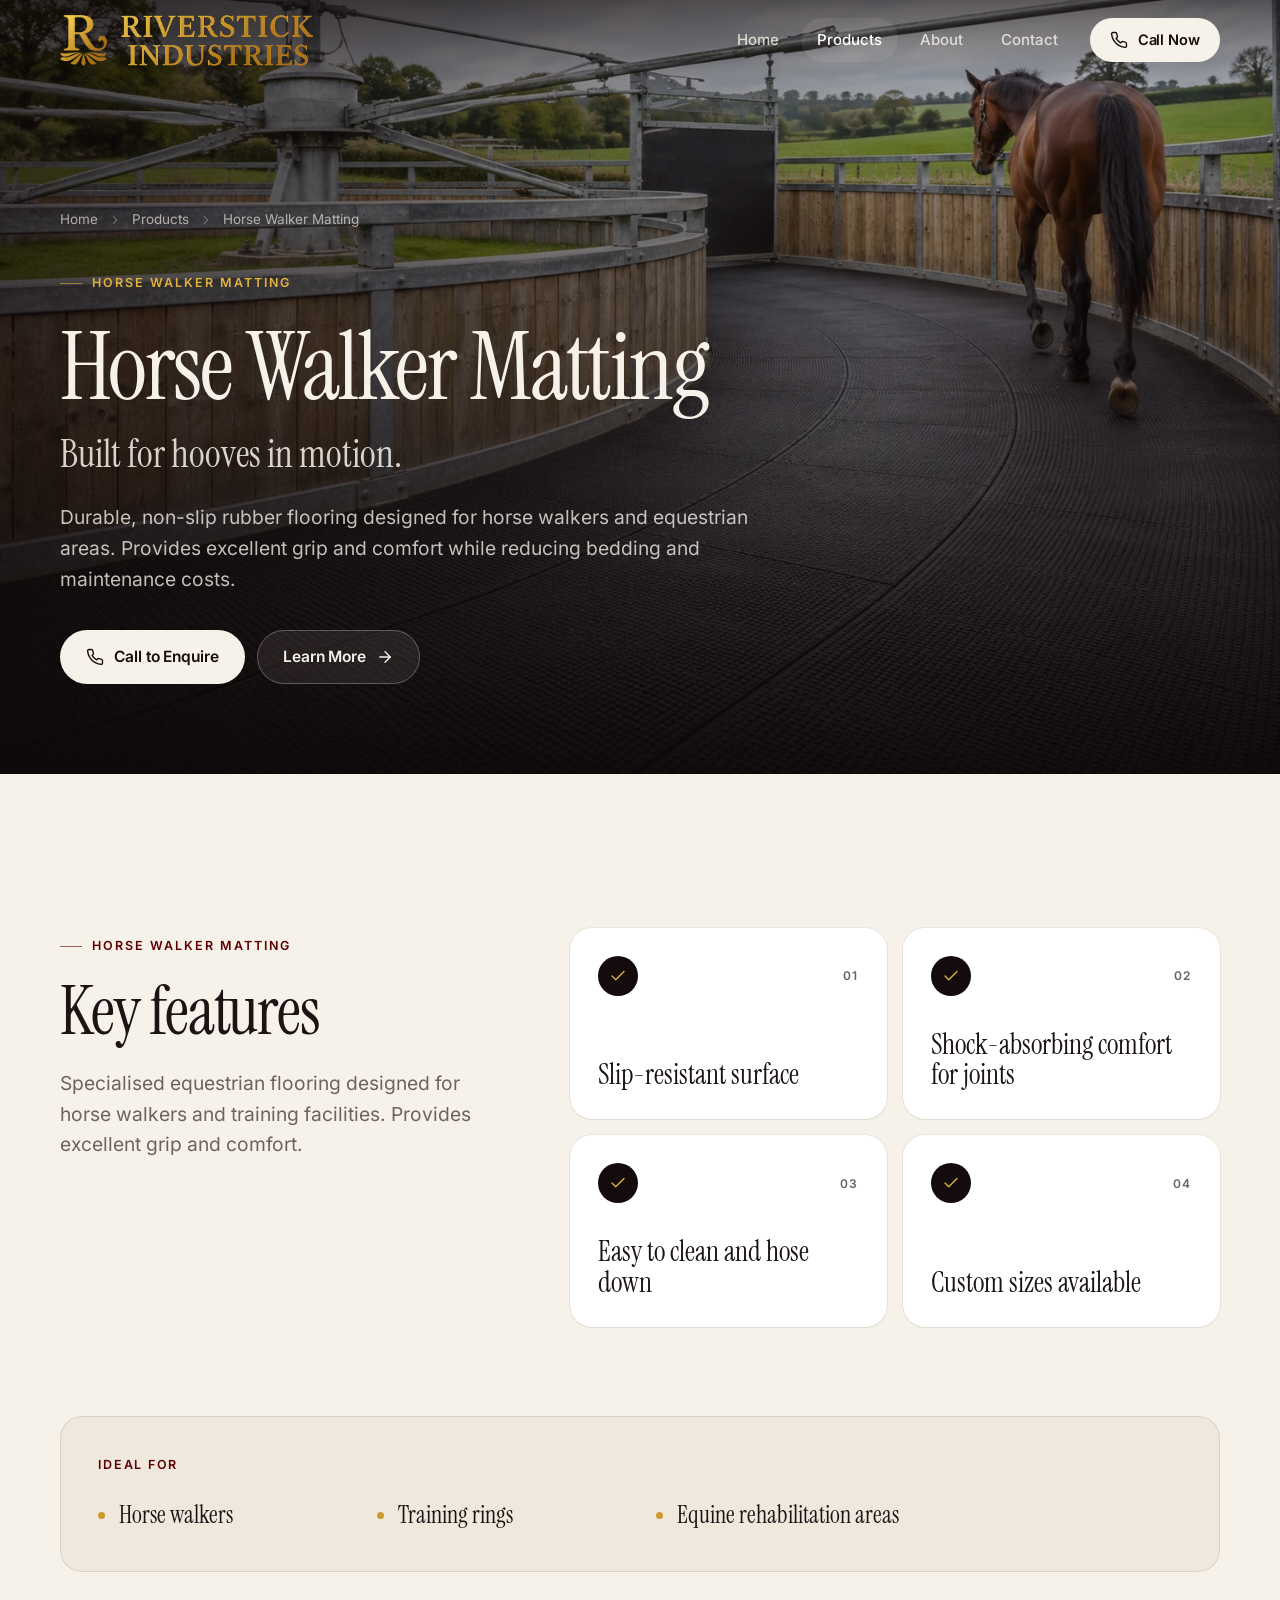
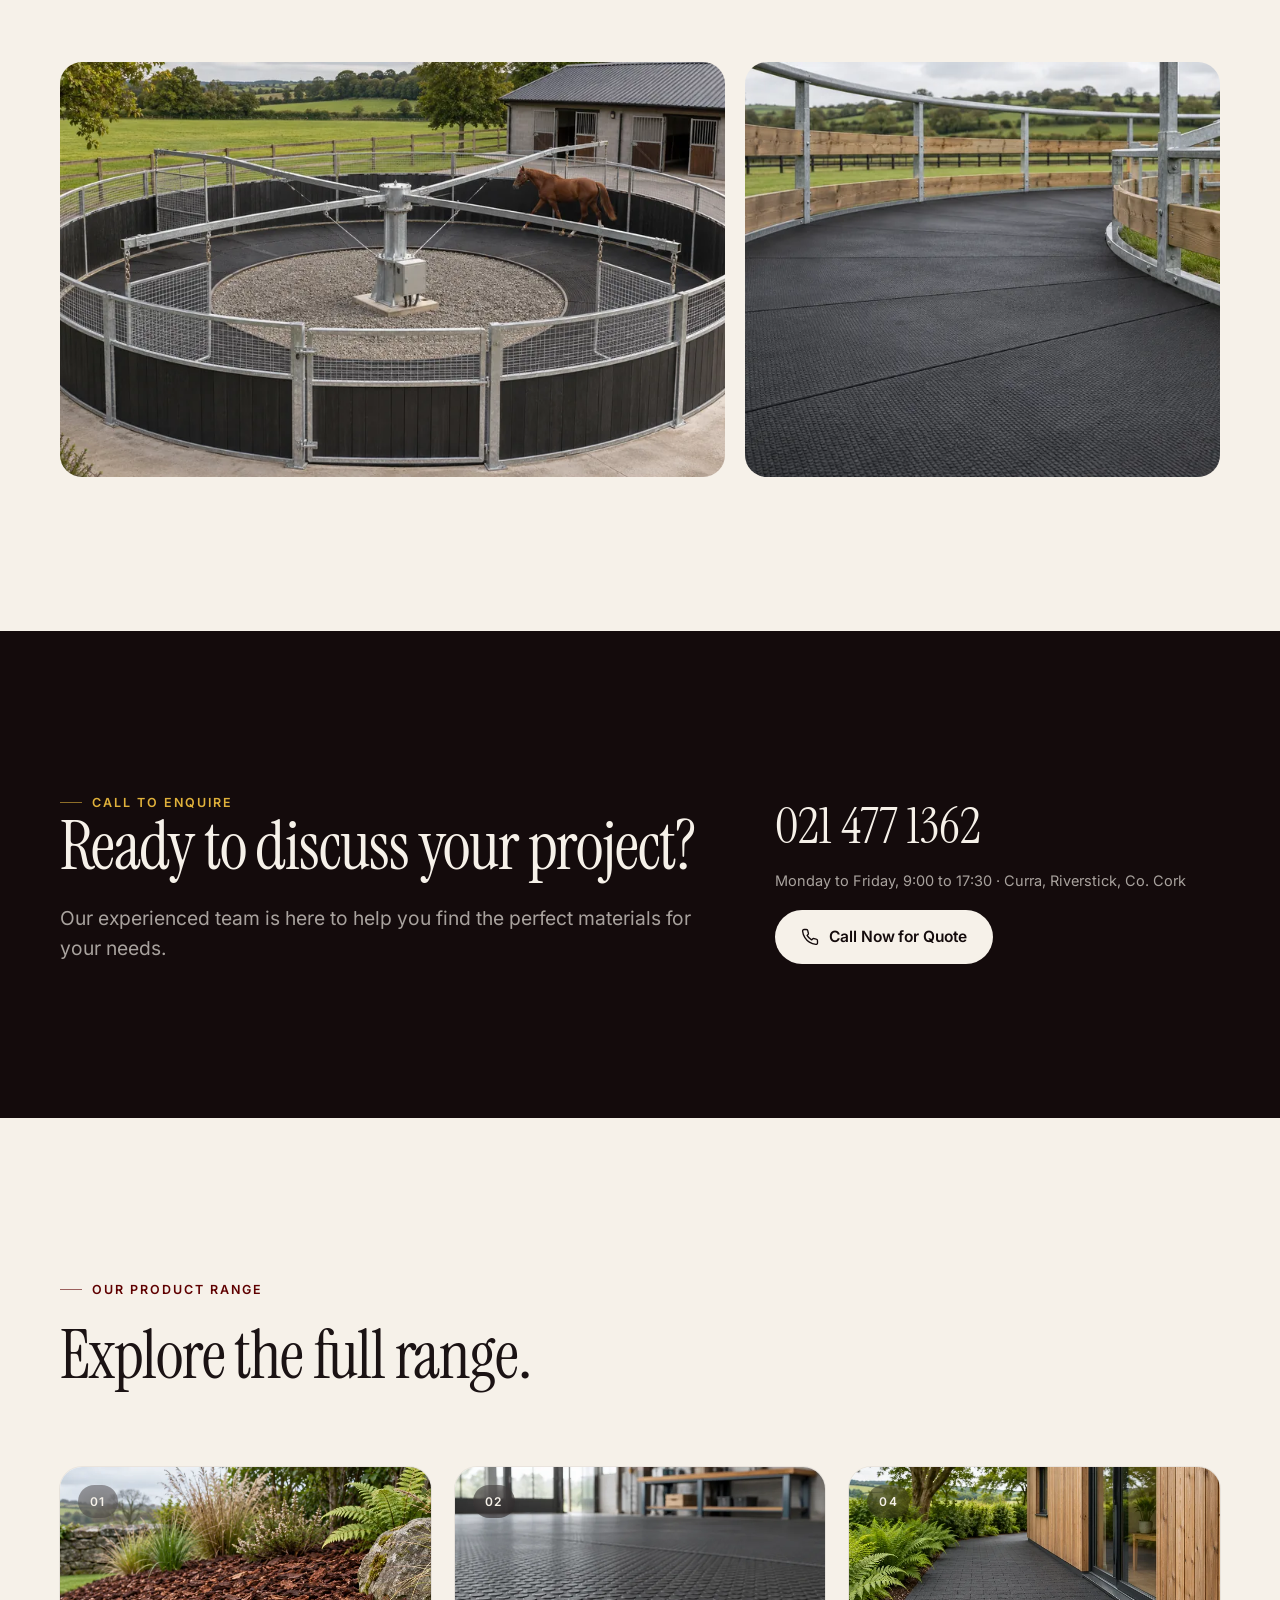
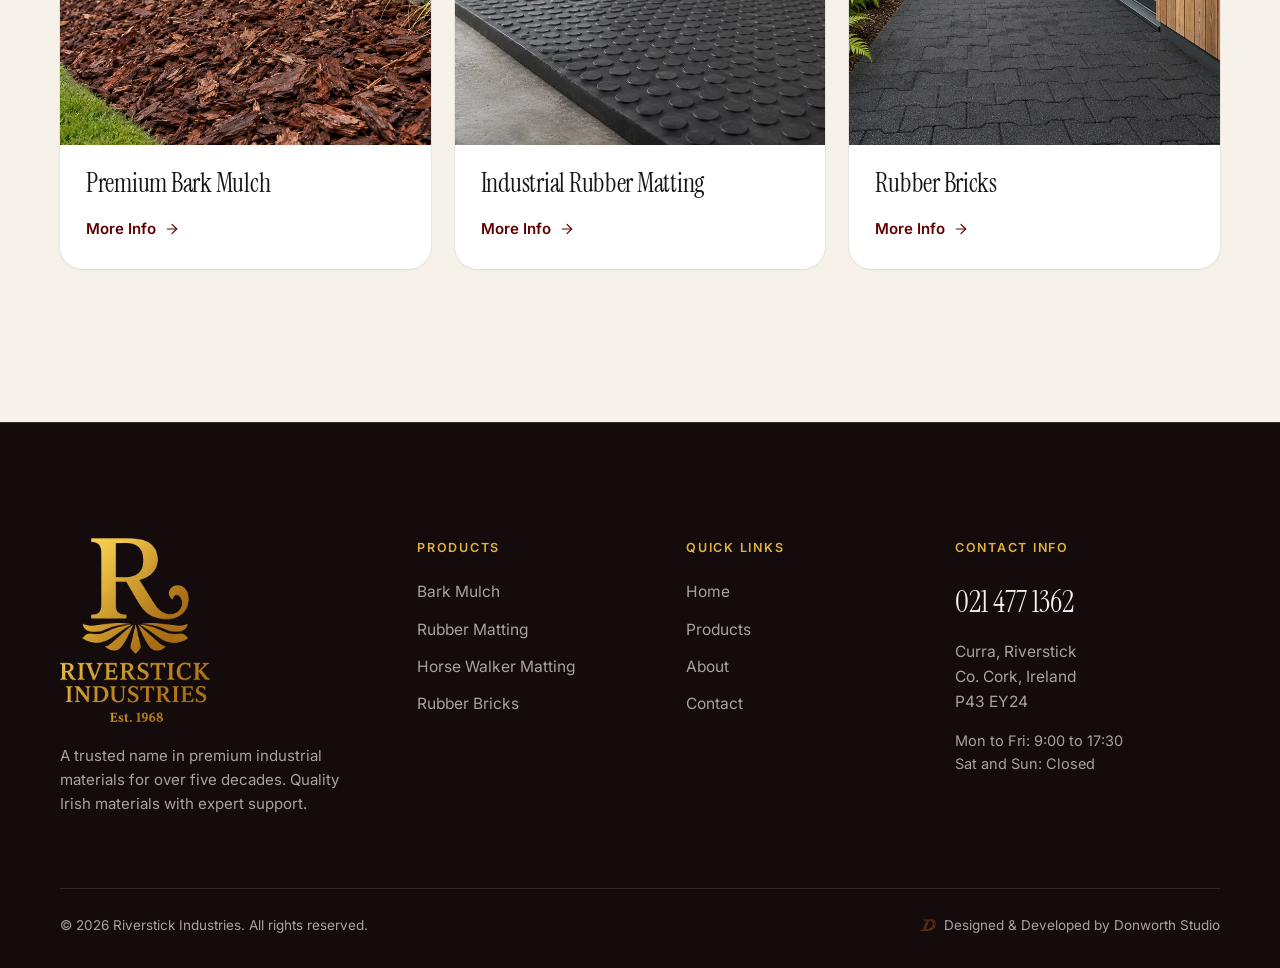
<file: horse-walker-matting.html>
<!DOCTYPE html>
<html lang="en-IE">
<head>
<meta charset="utf-8">
<meta name="viewport" content="width=device-width, initial-scale=1, viewport-fit=cover">
<title>Horse Walker Matting | Riverstick Industries, Cork</title>
<meta name="description" content="Specialised equestrian horse walker matting for stables and training facilities. Professional flooring solutions with excellent grip and comfort in Cork, Ireland.">
<link rel="canonical" href="https://www.riverstickindustries.ie/horse-walker-matting">
<meta name="theme-color" content="#140b0c">
<link rel="icon" type="image/png" href="/favicon.png">
<link rel="apple-touch-icon" href="/images/apple-touch-icon.png">
<meta property="og:type" content="website">
<meta property="og:site_name" content="Riverstick Industries">
<meta property="og:title" content="Horse Walker Matting | Riverstick Industries, Cork">
<meta property="og:description" content="Specialised equestrian horse walker matting for stables and training facilities. Professional flooring solutions with excellent grip and comfort in Cork, Ireland.">
<meta property="og:url" content="https://www.riverstickindustries.ie/horse-walker-matting">
<meta property="og:image" content="https://www.riverstickindustries.ie/images/og-image.jpg">
<meta property="og:locale" content="en_IE">
<meta name="twitter:card" content="summary_large_image">
<meta name="twitter:title" content="Horse Walker Matting | Riverstick Industries, Cork">
<meta name="twitter:description" content="Specialised equestrian horse walker matting for stables and training facilities. Professional flooring solutions with excellent grip and comfort in Cork, Ireland.">
<meta name="twitter:image" content="https://www.riverstickindustries.ie/images/og-image.jpg">
<link rel="preload" as="image" href="/images/horse-walker-hero-960.webp" media="(max-width: 960px)" fetchpriority="high"><link rel="preload" as="image" href="/images/horse-walker-hero-1600.webp" media="(min-width: 961px)" fetchpriority="high">
<link rel="preload" href="/fonts/instrument-serif-latin-400-normal.woff2" as="font" type="font/woff2" crossorigin><link rel="preload" href="/fonts/inter-latin-wght-normal.woff2" as="font" type="font/woff2" crossorigin>
<link rel="stylesheet" href="/css/site.css?v=a48fb2630e">
<script>document.documentElement.classList.add('js')</script>
<script type="application/ld+json">[{"@context":"https://schema.org","@type":"LocalBusiness","@id":"https://www.riverstickindustries.ie/#business","name":"Riverstick Industries","description":"Premium industrial materials including bark mulch, rubber matting, horse walker matting, and rubber bricks.","url":"https://www.riverstickindustries.ie/","logo":"https://www.riverstickindustries.ie/images/logo-full.png","image":"https://www.riverstickindustries.ie/images/og-image.jpg","telephone":"+353214771362","foundingDate":"1968","address":{"@type":"PostalAddress","streetAddress":"Curra, Riverstick","addressLocality":"Cork","addressRegion":"Co. Cork","postalCode":"P43 EY24","addressCountry":"IE"},"openingHoursSpecification":[{"@type":"OpeningHoursSpecification","dayOfWeek":["Monday","Tuesday","Wednesday","Thursday","Friday"],"opens":"09:00","closes":"17:30"}],"hasMap":"https://www.google.com/maps/search/?api=1&query=Curra,+Riverstick,+Co.+Cork,+Ireland+P43+EY24"},{"@context":"https://schema.org","@type":"BreadcrumbList","itemListElement":[{"@type":"ListItem","position":1,"name":"Home","item":"https://www.riverstickindustries.ie/"},{"@type":"ListItem","position":2,"name":"Products","item":"https://www.riverstickindustries.ie/#products"},{"@type":"ListItem","position":3,"name":"Horse Walker Matting","item":"https://www.riverstickindustries.ie/horse-walker-matting"}]},{"@context":"https://schema.org","@type":"Product","name":"Horse Walker Matting","description":"Specialised equestrian horse walker matting for stables and training facilities. Professional flooring solutions with excellent grip and comfort in Cork, Ireland.","image":"https://www.riverstickindustries.ie/images/horse-walker-hero-1600.webp","brand":{"@type":"Brand","name":"Riverstick Industries"},"manufacturer":{"@id":"https://www.riverstickindustries.ie/#business"}}]</script>
</head><body>
<a class="skip" href="#main">Skip to content</a>
<header class="header">
  <div class="wrap header-inner">
    <a class="brand" href="/" aria-label="Riverstick Industries home">
      <img class="brand-mark" src="/images/logo-mark.webp" width="47" height="51" alt="">
      <img class="brand-word" src="/images/logo-wordmark.webp" width="191" height="51" alt="Riverstick Industries">
    </a>
    <nav class="nav" aria-label="Main navigation">
      <a href="/">Home</a>
      <a href="/#products" aria-current="page">Products</a>
      <a href="/#about">About</a>
      <a href="/#contact">Contact</a>
      <a class="btn" href="tel:+353214771362"><svg viewBox="0 0 24 24" fill="none" stroke="currentColor" stroke-width="1.8" stroke-linecap="round" stroke-linejoin="round" aria-hidden="true"><path d="M22 16.92v3a2 2 0 0 1-2.18 2 19.8 19.8 0 0 1-8.63-3.07 19.5 19.5 0 0 1-6-6A19.8 19.8 0 0 1 2.12 4.18 2 2 0 0 1 4.11 2h3a2 2 0 0 1 2 1.72c.13.96.36 1.9.7 2.81a2 2 0 0 1-.45 2.11L8.09 9.91a16 16 0 0 0 6 6l1.27-1.27a2 2 0 0 1 2.11-.45c.9.34 1.85.57 2.81.7A2 2 0 0 1 22 16.92z"/></svg>Call Now</a>
    </nav>
    <button class="menu-btn" type="button" aria-expanded="false" aria-controls="mobile-menu" aria-label="Open menu"><span></span></button>
  </div>
</header>
<div class="mobile-menu" id="mobile-menu">
  <nav aria-label="Mobile navigation">
    <a href="/">Home <small>01</small></a>
    <a href="/#products">Products <small>02</small></a>
    <a href="/#about">About <small>03</small></a>
    <a href="/#contact">Contact <small>04</small></a>
  </nav>
  <a class="btn" href="tel:+353214771362"><svg viewBox="0 0 24 24" fill="none" stroke="currentColor" stroke-width="1.8" stroke-linecap="round" stroke-linejoin="round" aria-hidden="true"><path d="M22 16.92v3a2 2 0 0 1-2.18 2 19.8 19.8 0 0 1-8.63-3.07 19.5 19.5 0 0 1-6-6A19.8 19.8 0 0 1 2.12 4.18 2 2 0 0 1 4.11 2h3a2 2 0 0 1 2 1.72c.13.96.36 1.9.7 2.81a2 2 0 0 1-.45 2.11L8.09 9.91a16 16 0 0 0 6 6l1.27-1.27a2 2 0 0 1 2.11-.45c.9.34 1.85.57 2.81.7A2 2 0 0 1 22 16.92z"/></svg>Call 021 477 1362</a>
  <p class="mm-meta">Mon to Fri, 9:00 to 17:30</p>
</div>

<main id="main">
<section class="p-hero">
  <img src="/images/horse-walker-hero-1600.webp" srcset="/images/horse-walker-hero-960.webp 960w, /images/horse-walker-hero-1600.webp 1600w" sizes="100vw" alt="Horse Walker Matting" fetchpriority="high" decoding="async">
  <div class="wrap">
    <nav class="crumbs" aria-label="Breadcrumb"><a href="/">Home</a><svg viewBox="0 0 24 24" fill="none" stroke="currentColor" stroke-width="1.8" stroke-linecap="round" stroke-linejoin="round" aria-hidden="true"><path d="m9 18 6-6-6-6"/></svg><a href="/#products">Products</a><svg viewBox="0 0 24 24" fill="none" stroke="currentColor" stroke-width="1.8" stroke-linecap="round" stroke-linejoin="round" aria-hidden="true"><path d="m9 18 6-6-6-6"/></svg><span aria-current="page">Horse Walker Matting</span></nav>
    <div class="hero-copy">
      <span class="eyebrow light">Horse Walker Matting</span>
      <h1 class="display">Horse Walker Matting</h1>
      <span class="kicker">Built for hooves in motion.</span>
      <p class="lead">Durable, non-slip rubber flooring designed for horse walkers and equestrian areas. Provides excellent grip and comfort while reducing bedding and maintenance costs.</p>
      <div class="hero-ctas">
        <a class="btn" href="tel:+353214771362"><svg viewBox="0 0 24 24" fill="none" stroke="currentColor" stroke-width="1.8" stroke-linecap="round" stroke-linejoin="round" aria-hidden="true"><path d="M22 16.92v3a2 2 0 0 1-2.18 2 19.8 19.8 0 0 1-8.63-3.07 19.5 19.5 0 0 1-6-6A19.8 19.8 0 0 1 2.12 4.18 2 2 0 0 1 4.11 2h3a2 2 0 0 1 2 1.72c.13.96.36 1.9.7 2.81a2 2 0 0 1-.45 2.11L8.09 9.91a16 16 0 0 0 6 6l1.27-1.27a2 2 0 0 1 2.11-.45c.9.34 1.85.57 2.81.7A2 2 0 0 1 22 16.92z"/></svg>Call to Enquire</a>
        <a class="btn btn-ghost" href="#details">Learn More <svg viewBox="0 0 24 24" fill="none" stroke="currentColor" stroke-width="1.8" stroke-linecap="round" stroke-linejoin="round" aria-hidden="true" class="arrow"><path d="M5 12h14"/><path d="m12 5 7 7-7 7"/></svg></a>
      </div>
    </div>
  </div>
  <span class="p-index" aria-hidden="true">03</span>
</section>

<section class="section" id="details">
  <div class="wrap">
    <div class="benefits-grid">
      <div class="sticky" data-reveal>
        <span class="eyebrow">Horse Walker Matting</span>
        <h2 class="h2">Key features</h2>
        <p class="lead">Specialised equestrian flooring designed for horse walkers and training facilities. Provides excellent grip and comfort.</p>
      </div>
      <div class="benefits"><div class="benefit" data-reveal style="--d:0.00s"><div class="top"><span class="ic"><svg viewBox="0 0 24 24" fill="none" stroke="currentColor" stroke-width="1.8" stroke-linecap="round" stroke-linejoin="round" aria-hidden="true"><path d="M20 6 9 17l-5-5"/></svg></span><span class="n">01</span></div><h3>Slip-resistant surface</h3></div><div class="benefit" data-reveal style="--d:0.08s"><div class="top"><span class="ic"><svg viewBox="0 0 24 24" fill="none" stroke="currentColor" stroke-width="1.8" stroke-linecap="round" stroke-linejoin="round" aria-hidden="true"><path d="M20 6 9 17l-5-5"/></svg></span><span class="n">02</span></div><h3>Shock-absorbing comfort for joints</h3></div><div class="benefit" data-reveal style="--d:0.00s"><div class="top"><span class="ic"><svg viewBox="0 0 24 24" fill="none" stroke="currentColor" stroke-width="1.8" stroke-linecap="round" stroke-linejoin="round" aria-hidden="true"><path d="M20 6 9 17l-5-5"/></svg></span><span class="n">03</span></div><h3>Easy to clean and hose down</h3></div><div class="benefit" data-reveal style="--d:0.08s"><div class="top"><span class="ic"><svg viewBox="0 0 24 24" fill="none" stroke="currentColor" stroke-width="1.8" stroke-linecap="round" stroke-linejoin="round" aria-hidden="true"><path d="M20 6 9 17l-5-5"/></svg></span><span class="n">04</span></div><h3>Custom sizes available</h3></div></div>
    </div>
    <div class="detail-grid"><div class="detail" data-reveal><h3>Ideal for</h3><ul><li>Horse walkers</li><li>Training rings</li><li>Equine rehabilitation areas</li></ul></div></div>
    <div class="gallery" data-reveal>
      <figure><img src="/images/horse-walker-card-1600.webp" srcset="/images/horse-walker-card-960.webp 960w, /images/horse-walker-card-1600.webp 1600w" sizes="(max-width: 900px) 100vw, 60vw" alt="Horse Walker Matting in use" loading="lazy" decoding="async"></figure>
      <figure><img src="/images/horse-walker-detail-1600.webp" srcset="/images/horse-walker-detail-960.webp 960w, /images/horse-walker-detail-1600.webp 1600w" sizes="(max-width: 900px) 100vw, 40vw" alt="Horse Walker Matting close up" loading="lazy" decoding="async"></figure>
    </div>
  </div>
</section>

<section class="section on-dark cta-band" aria-labelledby="cta-title">
  <div class="wrap cta-inner">
    <div data-reveal>
      <span class="eyebrow">Call to Enquire</span>
      <h2 class="h2" id="cta-title">Ready to discuss <em>your project?</em></h2>
      <p class="lead">Our experienced team is here to help you find the perfect materials for your needs.</p>
    </div>
    <div class="cta-side" data-reveal style="--d:.1s">
      <a class="phone" href="tel:+353214771362">021 477 1362</a>
      <small>Monday to Friday, 9:00 to 17:30 · Curra, Riverstick, Co. Cork</small>
      <a class="btn" href="tel:+353214771362"><svg viewBox="0 0 24 24" fill="none" stroke="currentColor" stroke-width="1.8" stroke-linecap="round" stroke-linejoin="round" aria-hidden="true"><path d="M22 16.92v3a2 2 0 0 1-2.18 2 19.8 19.8 0 0 1-8.63-3.07 19.5 19.5 0 0 1-6-6A19.8 19.8 0 0 1 2.12 4.18 2 2 0 0 1 4.11 2h3a2 2 0 0 1 2 1.72c.13.96.36 1.9.7 2.81a2 2 0 0 1-.45 2.11L8.09 9.91a16 16 0 0 0 6 6l1.27-1.27a2 2 0 0 1 2.11-.45c.9.34 1.85.57 2.81.7A2 2 0 0 1 22 16.92z"/></svg>Call Now for Quote</a>
    </div>
  </div>
</section>

<section class="section" aria-labelledby="more-title">
  <div class="wrap">
    <div class="section-head">
      <div data-reveal>
        <span class="eyebrow">Our Product Range</span>
        <h2 class="h2" id="more-title">Explore the <em>full range.</em></h2>
      </div>
    </div>
    <div class="more-grid">
    <a class="p-card" href="/bark-mulch" data-reveal style="--d:0.00s">
      <div class="p-media"><img src="/images/bark-mulch-card-1600.webp" srcset="/images/bark-mulch-card-960.webp 960w, /images/bark-mulch-card-1600.webp 1600w" sizes="(max-width: 900px) 100vw, 50vw" alt="Premium Bark Mulch" loading="lazy" decoding="async"><span class="tag">01</span></div>
      <div class="p-body">
        <h3 class="h3">Premium Bark Mulch</h3>
        
        <span class="link-arrow">More Info <svg viewBox="0 0 24 24" fill="none" stroke="currentColor" stroke-width="1.8" stroke-linecap="round" stroke-linejoin="round" aria-hidden="true"><path d="M5 12h14"/><path d="m12 5 7 7-7 7"/></svg></span>
      </div>
    </a>
    <a class="p-card" href="/rubber-matting" data-reveal style="--d:0.08s">
      <div class="p-media"><img src="/images/rubber-matting-card-1600.webp" srcset="/images/rubber-matting-card-960.webp 960w, /images/rubber-matting-card-1600.webp 1600w" sizes="(max-width: 900px) 100vw, 50vw" alt="Industrial Rubber Matting" loading="lazy" decoding="async"><span class="tag">02</span></div>
      <div class="p-body">
        <h3 class="h3">Industrial Rubber Matting</h3>
        
        <span class="link-arrow">More Info <svg viewBox="0 0 24 24" fill="none" stroke="currentColor" stroke-width="1.8" stroke-linecap="round" stroke-linejoin="round" aria-hidden="true"><path d="M5 12h14"/><path d="m12 5 7 7-7 7"/></svg></span>
      </div>
    </a>
    <a class="p-card" href="/rubber-bricks" data-reveal style="--d:0.16s">
      <div class="p-media"><img src="/images/rubber-bricks-card-1600.webp" srcset="/images/rubber-bricks-card-960.webp 960w, /images/rubber-bricks-card-1600.webp 1600w" sizes="(max-width: 900px) 100vw, 50vw" alt="Rubber Bricks" loading="lazy" decoding="async"><span class="tag">04</span></div>
      <div class="p-body">
        <h3 class="h3">Rubber Bricks</h3>
        
        <span class="link-arrow">More Info <svg viewBox="0 0 24 24" fill="none" stroke="currentColor" stroke-width="1.8" stroke-linecap="round" stroke-linejoin="round" aria-hidden="true"><path d="M5 12h14"/><path d="m12 5 7 7-7 7"/></svg></span>
      </div>
    </a>
    </div>
  </div>
</section>
</main>
<footer class="footer">
  <div class="wrap">
    <div class="footer-top">
      <div class="footer-brand">
        <img src="/images/logo-full.webp" width="150" height="183" alt="Riverstick Industries, established 1968" loading="lazy">
        <p>A trusted name in premium industrial materials for over five decades. Quality Irish materials with expert support.</p>
      </div>
      <div>
        <h4>Products</h4>
        <ul><li><a href="/bark-mulch">Bark Mulch</a></li><li><a href="/rubber-matting">Rubber Matting</a></li><li><a href="/horse-walker-matting">Horse Walker Matting</a></li><li><a href="/rubber-bricks">Rubber Bricks</a></li></ul>
      </div>
      <div>
        <h4>Quick Links</h4>
        <ul>
          <li><a href="/">Home</a></li>
          <li><a href="/#products">Products</a></li>
          <li><a href="/#about">About</a></li>
          <li><a href="/#contact">Contact</a></li>
        </ul>
      </div>
      <div>
        <h4>Contact Info</h4>
        <a class="f-phone" href="tel:+353214771362">021 477 1362</a>
        <address>Curra, Riverstick<br>Co. Cork, Ireland<br>P43 EY24</address>
        <p class="f-hours">Mon to Fri: 9:00 to 17:30<br>Sat and Sun: Closed</p>
      </div>
    </div>
  </div>
  <div class="footer-word" aria-hidden="true">Riverstick</div>
  <div class="wrap">
    <div class="footer-bottom">
      <span>© <span data-year>2026</span> Riverstick Industries. All rights reserved.</span>
      <a href="https://donworthstudio.ie/" target="_blank" rel="noopener noreferrer"><img src="/images/donworth-d-emblem.svg" width="16" height="16" alt="">Designed &amp; Developed by Donworth Studio</a>
    </div>
  </div>
</footer>
<a class="fab" href="tel:+353214771362" aria-label="Call Riverstick Industries on 021 477 1362"><svg viewBox="0 0 24 24" fill="none" stroke="currentColor" stroke-width="1.8" stroke-linecap="round" stroke-linejoin="round" aria-hidden="true"><path d="M22 16.92v3a2 2 0 0 1-2.18 2 19.8 19.8 0 0 1-8.63-3.07 19.5 19.5 0 0 1-6-6A19.8 19.8 0 0 1 2.12 4.18 2 2 0 0 1 4.11 2h3a2 2 0 0 1 2 1.72c.13.96.36 1.9.7 2.81a2 2 0 0 1-.45 2.11L8.09 9.91a16 16 0 0 0 6 6l1.27-1.27a2 2 0 0 1 2.11-.45c.9.34 1.85.57 2.81.7A2 2 0 0 1 22 16.92z"/></svg></a>
<script src="/js/site.js?v=a48fb2630e" defer></script>
</body>
</html>
</file>
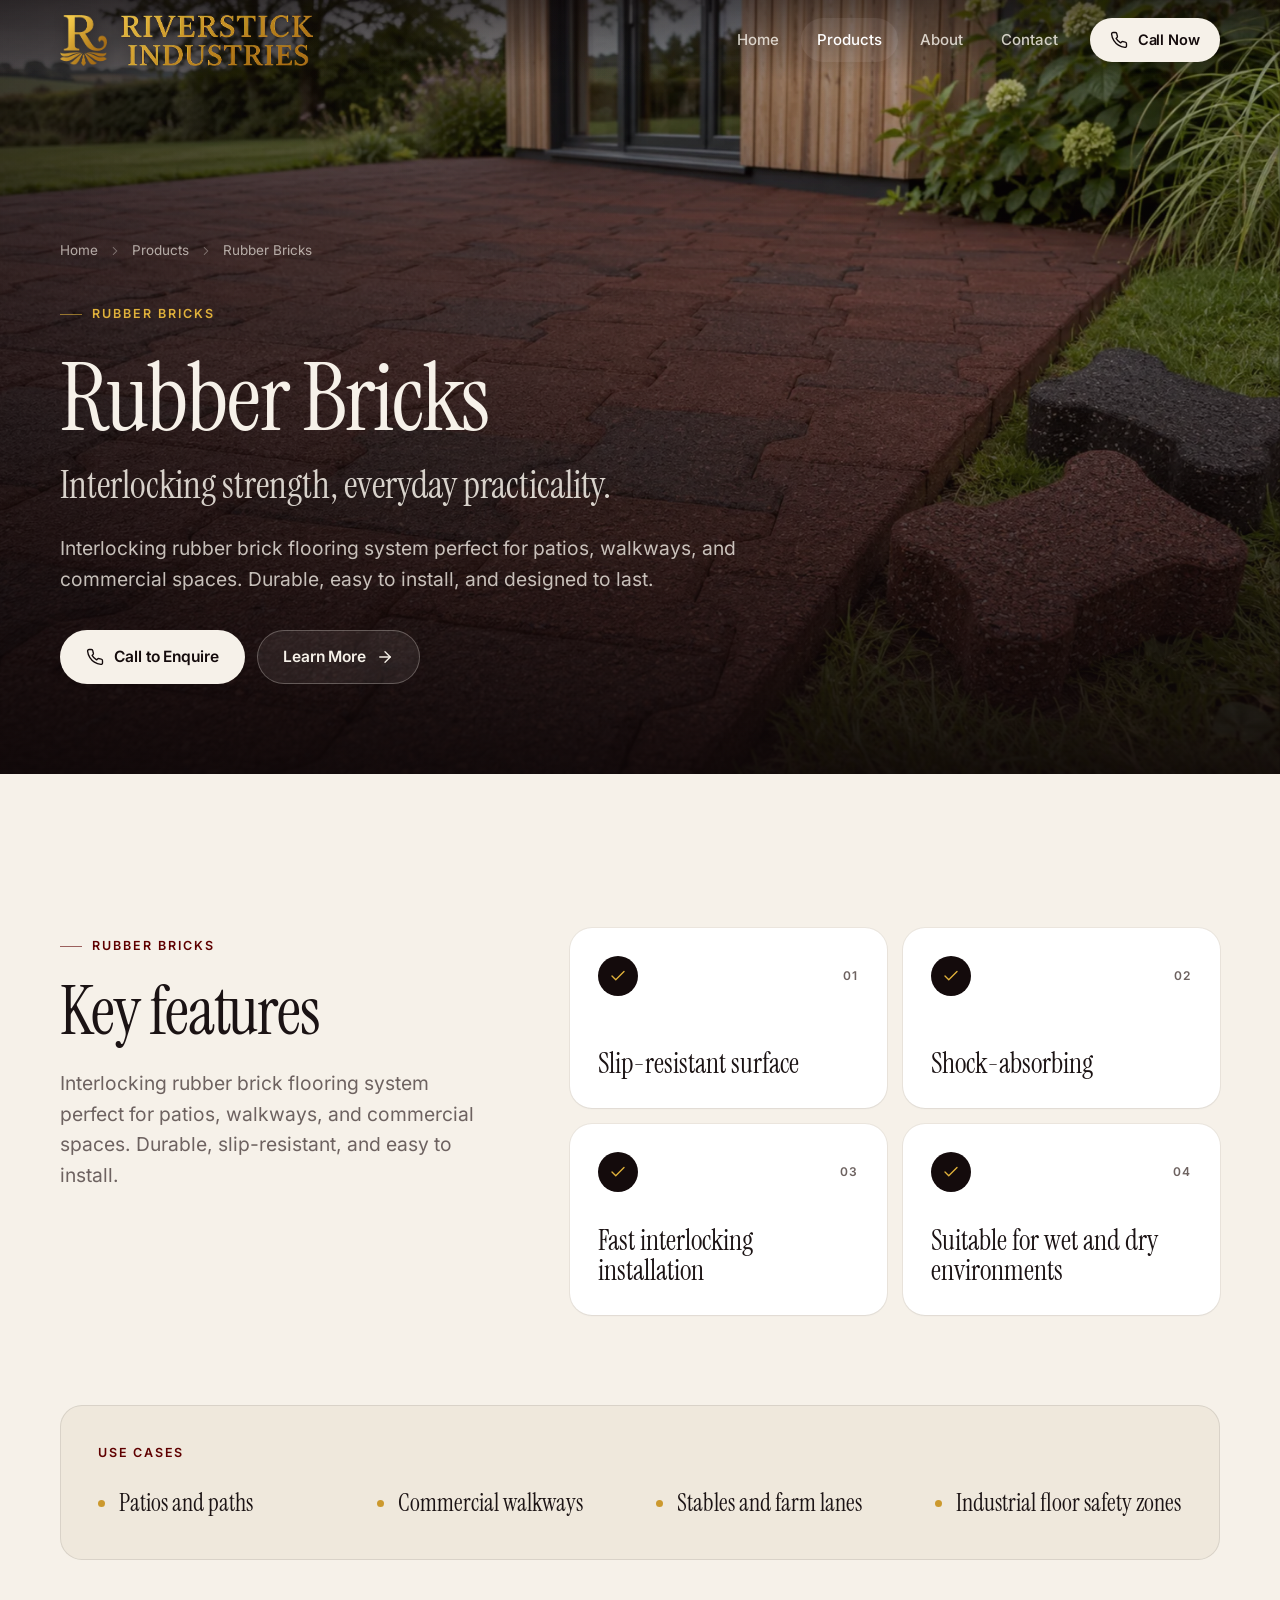
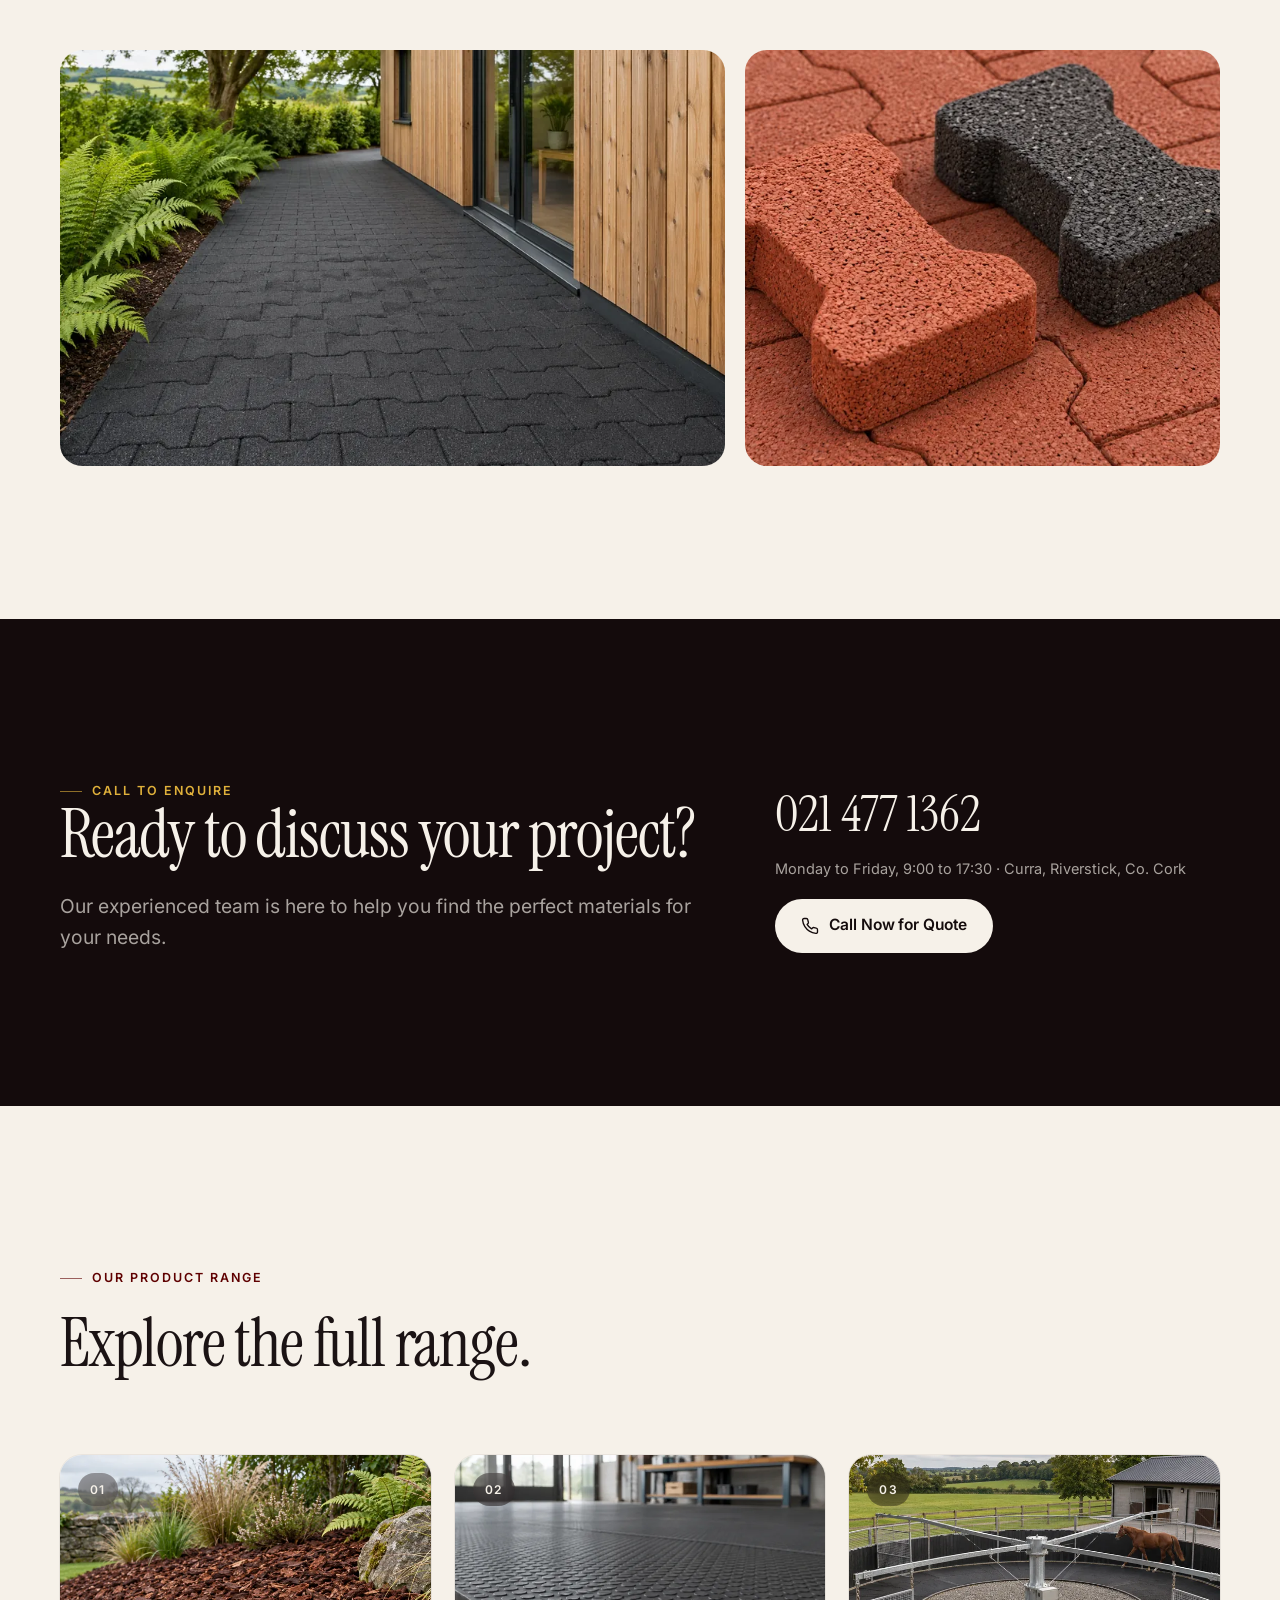
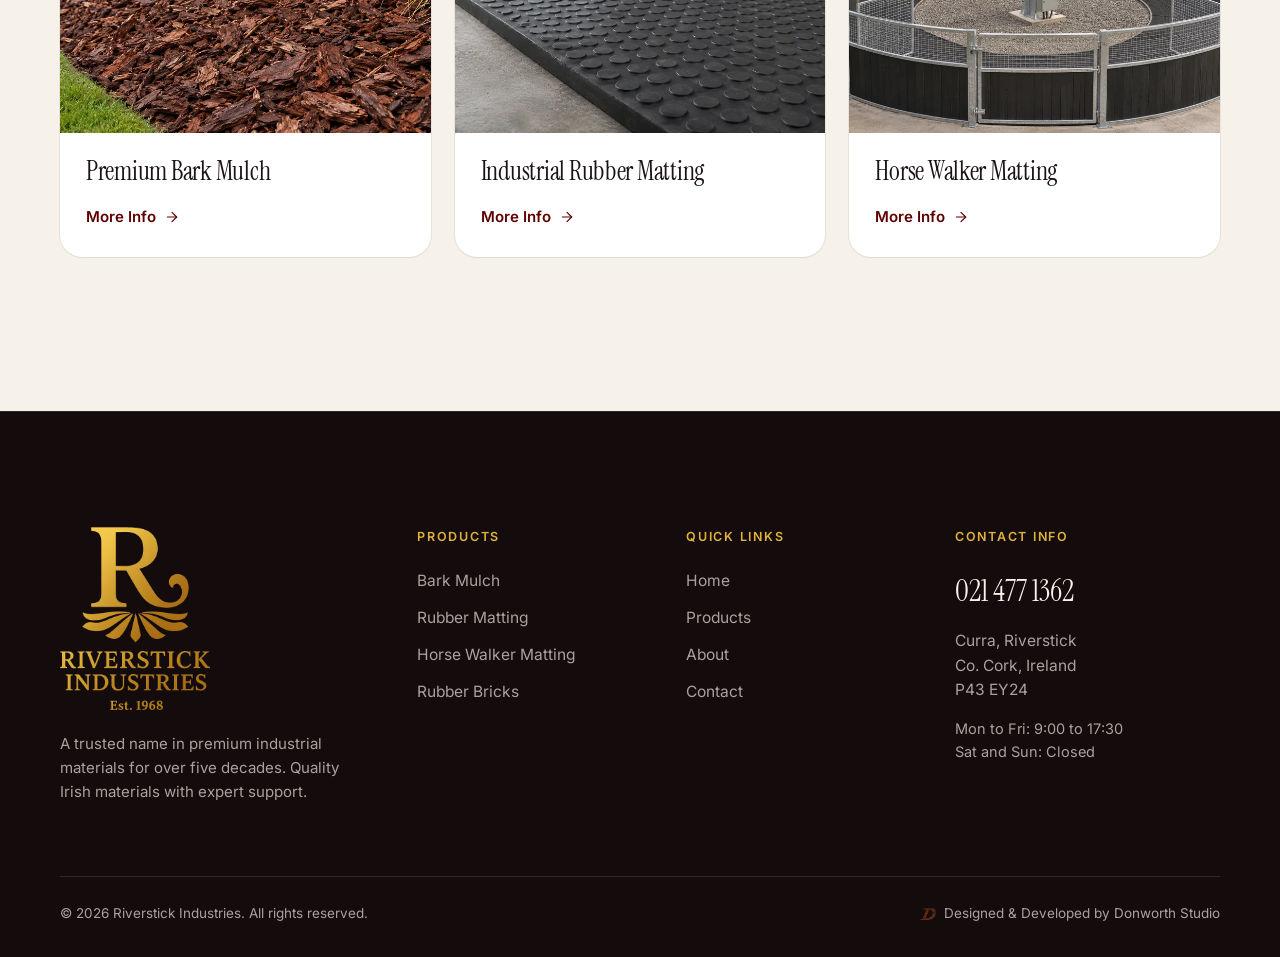
<file: rubber-bricks.html>
<!DOCTYPE html>
<html lang="en-IE">
<head>
<meta charset="utf-8">
<meta name="viewport" content="width=device-width, initial-scale=1, viewport-fit=cover">
<title>Rubber Bricks | Riverstick Industries, Cork</title>
<meta name="description" content="Interlocking rubber brick flooring systems perfect for patios, walkways, and commercial spaces. Durable, slip-resistant, and easy to install in Cork, Ireland.">
<link rel="canonical" href="https://www.riverstickindustries.ie/rubber-bricks">
<meta name="theme-color" content="#140b0c">
<link rel="icon" type="image/png" href="/favicon.png">
<link rel="apple-touch-icon" href="/images/apple-touch-icon.png">
<meta property="og:type" content="website">
<meta property="og:site_name" content="Riverstick Industries">
<meta property="og:title" content="Rubber Bricks | Riverstick Industries, Cork">
<meta property="og:description" content="Interlocking rubber brick flooring systems perfect for patios, walkways, and commercial spaces. Durable, slip-resistant, and easy to install in Cork, Ireland.">
<meta property="og:url" content="https://www.riverstickindustries.ie/rubber-bricks">
<meta property="og:image" content="https://www.riverstickindustries.ie/images/og-image.jpg">
<meta property="og:locale" content="en_IE">
<meta name="twitter:card" content="summary_large_image">
<meta name="twitter:title" content="Rubber Bricks | Riverstick Industries, Cork">
<meta name="twitter:description" content="Interlocking rubber brick flooring systems perfect for patios, walkways, and commercial spaces. Durable, slip-resistant, and easy to install in Cork, Ireland.">
<meta name="twitter:image" content="https://www.riverstickindustries.ie/images/og-image.jpg">
<link rel="preload" as="image" href="/images/rubber-bricks-hero-960.webp" media="(max-width: 960px)" fetchpriority="high"><link rel="preload" as="image" href="/images/rubber-bricks-hero-1600.webp" media="(min-width: 961px)" fetchpriority="high">
<link rel="preload" href="/fonts/instrument-serif-latin-400-normal.woff2" as="font" type="font/woff2" crossorigin><link rel="preload" href="/fonts/inter-latin-wght-normal.woff2" as="font" type="font/woff2" crossorigin>
<link rel="stylesheet" href="/css/site.css?v=a48fb2630e">
<script>document.documentElement.classList.add('js')</script>
<script type="application/ld+json">[{"@context":"https://schema.org","@type":"LocalBusiness","@id":"https://www.riverstickindustries.ie/#business","name":"Riverstick Industries","description":"Premium industrial materials including bark mulch, rubber matting, horse walker matting, and rubber bricks.","url":"https://www.riverstickindustries.ie/","logo":"https://www.riverstickindustries.ie/images/logo-full.png","image":"https://www.riverstickindustries.ie/images/og-image.jpg","telephone":"+353214771362","foundingDate":"1968","address":{"@type":"PostalAddress","streetAddress":"Curra, Riverstick","addressLocality":"Cork","addressRegion":"Co. Cork","postalCode":"P43 EY24","addressCountry":"IE"},"openingHoursSpecification":[{"@type":"OpeningHoursSpecification","dayOfWeek":["Monday","Tuesday","Wednesday","Thursday","Friday"],"opens":"09:00","closes":"17:30"}],"hasMap":"https://www.google.com/maps/search/?api=1&query=Curra,+Riverstick,+Co.+Cork,+Ireland+P43+EY24"},{"@context":"https://schema.org","@type":"BreadcrumbList","itemListElement":[{"@type":"ListItem","position":1,"name":"Home","item":"https://www.riverstickindustries.ie/"},{"@type":"ListItem","position":2,"name":"Products","item":"https://www.riverstickindustries.ie/#products"},{"@type":"ListItem","position":3,"name":"Rubber Bricks","item":"https://www.riverstickindustries.ie/rubber-bricks"}]},{"@context":"https://schema.org","@type":"Product","name":"Rubber Bricks","description":"Interlocking rubber brick flooring systems perfect for patios, walkways, and commercial spaces. Durable, slip-resistant, and easy to install in Cork, Ireland.","image":"https://www.riverstickindustries.ie/images/rubber-bricks-hero-1600.webp","brand":{"@type":"Brand","name":"Riverstick Industries"},"manufacturer":{"@id":"https://www.riverstickindustries.ie/#business"}}]</script>
</head><body>
<a class="skip" href="#main">Skip to content</a>
<header class="header">
  <div class="wrap header-inner">
    <a class="brand" href="/" aria-label="Riverstick Industries home">
      <img class="brand-mark" src="/images/logo-mark.webp" width="47" height="51" alt="">
      <img class="brand-word" src="/images/logo-wordmark.webp" width="191" height="51" alt="Riverstick Industries">
    </a>
    <nav class="nav" aria-label="Main navigation">
      <a href="/">Home</a>
      <a href="/#products" aria-current="page">Products</a>
      <a href="/#about">About</a>
      <a href="/#contact">Contact</a>
      <a class="btn" href="tel:+353214771362"><svg viewBox="0 0 24 24" fill="none" stroke="currentColor" stroke-width="1.8" stroke-linecap="round" stroke-linejoin="round" aria-hidden="true"><path d="M22 16.92v3a2 2 0 0 1-2.18 2 19.8 19.8 0 0 1-8.63-3.07 19.5 19.5 0 0 1-6-6A19.8 19.8 0 0 1 2.12 4.18 2 2 0 0 1 4.11 2h3a2 2 0 0 1 2 1.72c.13.96.36 1.9.7 2.81a2 2 0 0 1-.45 2.11L8.09 9.91a16 16 0 0 0 6 6l1.27-1.27a2 2 0 0 1 2.11-.45c.9.34 1.85.57 2.81.7A2 2 0 0 1 22 16.92z"/></svg>Call Now</a>
    </nav>
    <button class="menu-btn" type="button" aria-expanded="false" aria-controls="mobile-menu" aria-label="Open menu"><span></span></button>
  </div>
</header>
<div class="mobile-menu" id="mobile-menu">
  <nav aria-label="Mobile navigation">
    <a href="/">Home <small>01</small></a>
    <a href="/#products">Products <small>02</small></a>
    <a href="/#about">About <small>03</small></a>
    <a href="/#contact">Contact <small>04</small></a>
  </nav>
  <a class="btn" href="tel:+353214771362"><svg viewBox="0 0 24 24" fill="none" stroke="currentColor" stroke-width="1.8" stroke-linecap="round" stroke-linejoin="round" aria-hidden="true"><path d="M22 16.92v3a2 2 0 0 1-2.18 2 19.8 19.8 0 0 1-8.63-3.07 19.5 19.5 0 0 1-6-6A19.8 19.8 0 0 1 2.12 4.18 2 2 0 0 1 4.11 2h3a2 2 0 0 1 2 1.72c.13.96.36 1.9.7 2.81a2 2 0 0 1-.45 2.11L8.09 9.91a16 16 0 0 0 6 6l1.27-1.27a2 2 0 0 1 2.11-.45c.9.34 1.85.57 2.81.7A2 2 0 0 1 22 16.92z"/></svg>Call 021 477 1362</a>
  <p class="mm-meta">Mon to Fri, 9:00 to 17:30</p>
</div>

<main id="main">
<section class="p-hero">
  <img src="/images/rubber-bricks-hero-1600.webp" srcset="/images/rubber-bricks-hero-960.webp 960w, /images/rubber-bricks-hero-1600.webp 1600w" sizes="100vw" alt="Rubber Bricks" fetchpriority="high" decoding="async">
  <div class="wrap">
    <nav class="crumbs" aria-label="Breadcrumb"><a href="/">Home</a><svg viewBox="0 0 24 24" fill="none" stroke="currentColor" stroke-width="1.8" stroke-linecap="round" stroke-linejoin="round" aria-hidden="true"><path d="m9 18 6-6-6-6"/></svg><a href="/#products">Products</a><svg viewBox="0 0 24 24" fill="none" stroke="currentColor" stroke-width="1.8" stroke-linecap="round" stroke-linejoin="round" aria-hidden="true"><path d="m9 18 6-6-6-6"/></svg><span aria-current="page">Rubber Bricks</span></nav>
    <div class="hero-copy">
      <span class="eyebrow light">Rubber Bricks</span>
      <h1 class="display">Rubber Bricks</h1>
      <span class="kicker">Interlocking strength, everyday practicality.</span>
      <p class="lead">Interlocking rubber brick flooring system perfect for patios, walkways, and commercial spaces. Durable, easy to install, and designed to last.</p>
      <div class="hero-ctas">
        <a class="btn" href="tel:+353214771362"><svg viewBox="0 0 24 24" fill="none" stroke="currentColor" stroke-width="1.8" stroke-linecap="round" stroke-linejoin="round" aria-hidden="true"><path d="M22 16.92v3a2 2 0 0 1-2.18 2 19.8 19.8 0 0 1-8.63-3.07 19.5 19.5 0 0 1-6-6A19.8 19.8 0 0 1 2.12 4.18 2 2 0 0 1 4.11 2h3a2 2 0 0 1 2 1.72c.13.96.36 1.9.7 2.81a2 2 0 0 1-.45 2.11L8.09 9.91a16 16 0 0 0 6 6l1.27-1.27a2 2 0 0 1 2.11-.45c.9.34 1.85.57 2.81.7A2 2 0 0 1 22 16.92z"/></svg>Call to Enquire</a>
        <a class="btn btn-ghost" href="#details">Learn More <svg viewBox="0 0 24 24" fill="none" stroke="currentColor" stroke-width="1.8" stroke-linecap="round" stroke-linejoin="round" aria-hidden="true" class="arrow"><path d="M5 12h14"/><path d="m12 5 7 7-7 7"/></svg></a>
      </div>
    </div>
  </div>
  <span class="p-index" aria-hidden="true">04</span>
</section>

<section class="section" id="details">
  <div class="wrap">
    <div class="benefits-grid">
      <div class="sticky" data-reveal>
        <span class="eyebrow">Rubber Bricks</span>
        <h2 class="h2">Key features</h2>
        <p class="lead">Interlocking rubber brick flooring system perfect for patios, walkways, and commercial spaces. Durable, slip-resistant, and easy to install.</p>
      </div>
      <div class="benefits"><div class="benefit" data-reveal style="--d:0.00s"><div class="top"><span class="ic"><svg viewBox="0 0 24 24" fill="none" stroke="currentColor" stroke-width="1.8" stroke-linecap="round" stroke-linejoin="round" aria-hidden="true"><path d="M20 6 9 17l-5-5"/></svg></span><span class="n">01</span></div><h3>Slip-resistant surface</h3></div><div class="benefit" data-reveal style="--d:0.08s"><div class="top"><span class="ic"><svg viewBox="0 0 24 24" fill="none" stroke="currentColor" stroke-width="1.8" stroke-linecap="round" stroke-linejoin="round" aria-hidden="true"><path d="M20 6 9 17l-5-5"/></svg></span><span class="n">02</span></div><h3>Shock-absorbing</h3></div><div class="benefit" data-reveal style="--d:0.00s"><div class="top"><span class="ic"><svg viewBox="0 0 24 24" fill="none" stroke="currentColor" stroke-width="1.8" stroke-linecap="round" stroke-linejoin="round" aria-hidden="true"><path d="M20 6 9 17l-5-5"/></svg></span><span class="n">03</span></div><h3>Fast interlocking installation</h3></div><div class="benefit" data-reveal style="--d:0.08s"><div class="top"><span class="ic"><svg viewBox="0 0 24 24" fill="none" stroke="currentColor" stroke-width="1.8" stroke-linecap="round" stroke-linejoin="round" aria-hidden="true"><path d="M20 6 9 17l-5-5"/></svg></span><span class="n">04</span></div><h3>Suitable for wet and dry environments</h3></div></div>
    </div>
    <div class="detail-grid"><div class="detail" data-reveal><h3>Use cases</h3><ul><li>Patios and paths</li><li>Commercial walkways</li><li>Stables and farm lanes</li><li>Industrial floor safety zones</li></ul></div></div>
    <div class="gallery" data-reveal>
      <figure><img src="/images/rubber-bricks-card-1600.webp" srcset="/images/rubber-bricks-card-960.webp 960w, /images/rubber-bricks-card-1600.webp 1600w" sizes="(max-width: 900px) 100vw, 60vw" alt="Rubber Bricks in use" loading="lazy" decoding="async"></figure>
      <figure><img src="/images/rubber-bricks-detail-1600.webp" srcset="/images/rubber-bricks-detail-960.webp 960w, /images/rubber-bricks-detail-1600.webp 1600w" sizes="(max-width: 900px) 100vw, 40vw" alt="Rubber Bricks close up" loading="lazy" decoding="async"></figure>
    </div>
  </div>
</section>

<section class="section on-dark cta-band" aria-labelledby="cta-title">
  <div class="wrap cta-inner">
    <div data-reveal>
      <span class="eyebrow">Call to Enquire</span>
      <h2 class="h2" id="cta-title">Ready to discuss <em>your project?</em></h2>
      <p class="lead">Our experienced team is here to help you find the perfect materials for your needs.</p>
    </div>
    <div class="cta-side" data-reveal style="--d:.1s">
      <a class="phone" href="tel:+353214771362">021 477 1362</a>
      <small>Monday to Friday, 9:00 to 17:30 · Curra, Riverstick, Co. Cork</small>
      <a class="btn" href="tel:+353214771362"><svg viewBox="0 0 24 24" fill="none" stroke="currentColor" stroke-width="1.8" stroke-linecap="round" stroke-linejoin="round" aria-hidden="true"><path d="M22 16.92v3a2 2 0 0 1-2.18 2 19.8 19.8 0 0 1-8.63-3.07 19.5 19.5 0 0 1-6-6A19.8 19.8 0 0 1 2.12 4.18 2 2 0 0 1 4.11 2h3a2 2 0 0 1 2 1.72c.13.96.36 1.9.7 2.81a2 2 0 0 1-.45 2.11L8.09 9.91a16 16 0 0 0 6 6l1.27-1.27a2 2 0 0 1 2.11-.45c.9.34 1.85.57 2.81.7A2 2 0 0 1 22 16.92z"/></svg>Call Now for Quote</a>
    </div>
  </div>
</section>

<section class="section" aria-labelledby="more-title">
  <div class="wrap">
    <div class="section-head">
      <div data-reveal>
        <span class="eyebrow">Our Product Range</span>
        <h2 class="h2" id="more-title">Explore the <em>full range.</em></h2>
      </div>
    </div>
    <div class="more-grid">
    <a class="p-card" href="/bark-mulch" data-reveal style="--d:0.00s">
      <div class="p-media"><img src="/images/bark-mulch-card-1600.webp" srcset="/images/bark-mulch-card-960.webp 960w, /images/bark-mulch-card-1600.webp 1600w" sizes="(max-width: 900px) 100vw, 50vw" alt="Premium Bark Mulch" loading="lazy" decoding="async"><span class="tag">01</span></div>
      <div class="p-body">
        <h3 class="h3">Premium Bark Mulch</h3>
        
        <span class="link-arrow">More Info <svg viewBox="0 0 24 24" fill="none" stroke="currentColor" stroke-width="1.8" stroke-linecap="round" stroke-linejoin="round" aria-hidden="true"><path d="M5 12h14"/><path d="m12 5 7 7-7 7"/></svg></span>
      </div>
    </a>
    <a class="p-card" href="/rubber-matting" data-reveal style="--d:0.08s">
      <div class="p-media"><img src="/images/rubber-matting-card-1600.webp" srcset="/images/rubber-matting-card-960.webp 960w, /images/rubber-matting-card-1600.webp 1600w" sizes="(max-width: 900px) 100vw, 50vw" alt="Industrial Rubber Matting" loading="lazy" decoding="async"><span class="tag">02</span></div>
      <div class="p-body">
        <h3 class="h3">Industrial Rubber Matting</h3>
        
        <span class="link-arrow">More Info <svg viewBox="0 0 24 24" fill="none" stroke="currentColor" stroke-width="1.8" stroke-linecap="round" stroke-linejoin="round" aria-hidden="true"><path d="M5 12h14"/><path d="m12 5 7 7-7 7"/></svg></span>
      </div>
    </a>
    <a class="p-card" href="/horse-walker-matting" data-reveal style="--d:0.16s">
      <div class="p-media"><img src="/images/horse-walker-card-1600.webp" srcset="/images/horse-walker-card-960.webp 960w, /images/horse-walker-card-1600.webp 1600w" sizes="(max-width: 900px) 100vw, 50vw" alt="Horse Walker Matting" loading="lazy" decoding="async"><span class="tag">03</span></div>
      <div class="p-body">
        <h3 class="h3">Horse Walker Matting</h3>
        
        <span class="link-arrow">More Info <svg viewBox="0 0 24 24" fill="none" stroke="currentColor" stroke-width="1.8" stroke-linecap="round" stroke-linejoin="round" aria-hidden="true"><path d="M5 12h14"/><path d="m12 5 7 7-7 7"/></svg></span>
      </div>
    </a>
    </div>
  </div>
</section>
</main>
<footer class="footer">
  <div class="wrap">
    <div class="footer-top">
      <div class="footer-brand">
        <img src="/images/logo-full.webp" width="150" height="183" alt="Riverstick Industries, established 1968" loading="lazy">
        <p>A trusted name in premium industrial materials for over five decades. Quality Irish materials with expert support.</p>
      </div>
      <div>
        <h4>Products</h4>
        <ul><li><a href="/bark-mulch">Bark Mulch</a></li><li><a href="/rubber-matting">Rubber Matting</a></li><li><a href="/horse-walker-matting">Horse Walker Matting</a></li><li><a href="/rubber-bricks">Rubber Bricks</a></li></ul>
      </div>
      <div>
        <h4>Quick Links</h4>
        <ul>
          <li><a href="/">Home</a></li>
          <li><a href="/#products">Products</a></li>
          <li><a href="/#about">About</a></li>
          <li><a href="/#contact">Contact</a></li>
        </ul>
      </div>
      <div>
        <h4>Contact Info</h4>
        <a class="f-phone" href="tel:+353214771362">021 477 1362</a>
        <address>Curra, Riverstick<br>Co. Cork, Ireland<br>P43 EY24</address>
        <p class="f-hours">Mon to Fri: 9:00 to 17:30<br>Sat and Sun: Closed</p>
      </div>
    </div>
  </div>
  <div class="footer-word" aria-hidden="true">Riverstick</div>
  <div class="wrap">
    <div class="footer-bottom">
      <span>© <span data-year>2026</span> Riverstick Industries. All rights reserved.</span>
      <a href="https://donworthstudio.ie/" target="_blank" rel="noopener noreferrer"><img src="/images/donworth-d-emblem.svg" width="16" height="16" alt="">Designed &amp; Developed by Donworth Studio</a>
    </div>
  </div>
</footer>
<a class="fab" href="tel:+353214771362" aria-label="Call Riverstick Industries on 021 477 1362"><svg viewBox="0 0 24 24" fill="none" stroke="currentColor" stroke-width="1.8" stroke-linecap="round" stroke-linejoin="round" aria-hidden="true"><path d="M22 16.92v3a2 2 0 0 1-2.18 2 19.8 19.8 0 0 1-8.63-3.07 19.5 19.5 0 0 1-6-6A19.8 19.8 0 0 1 2.12 4.18 2 2 0 0 1 4.11 2h3a2 2 0 0 1 2 1.72c.13.96.36 1.9.7 2.81a2 2 0 0 1-.45 2.11L8.09 9.91a16 16 0 0 0 6 6l1.27-1.27a2 2 0 0 1 2.11-.45c.9.34 1.85.57 2.81.7A2 2 0 0 1 22 16.92z"/></svg></a>
<script src="/js/site.js?v=a48fb2630e" defer></script>
</body>
</html>
</file>
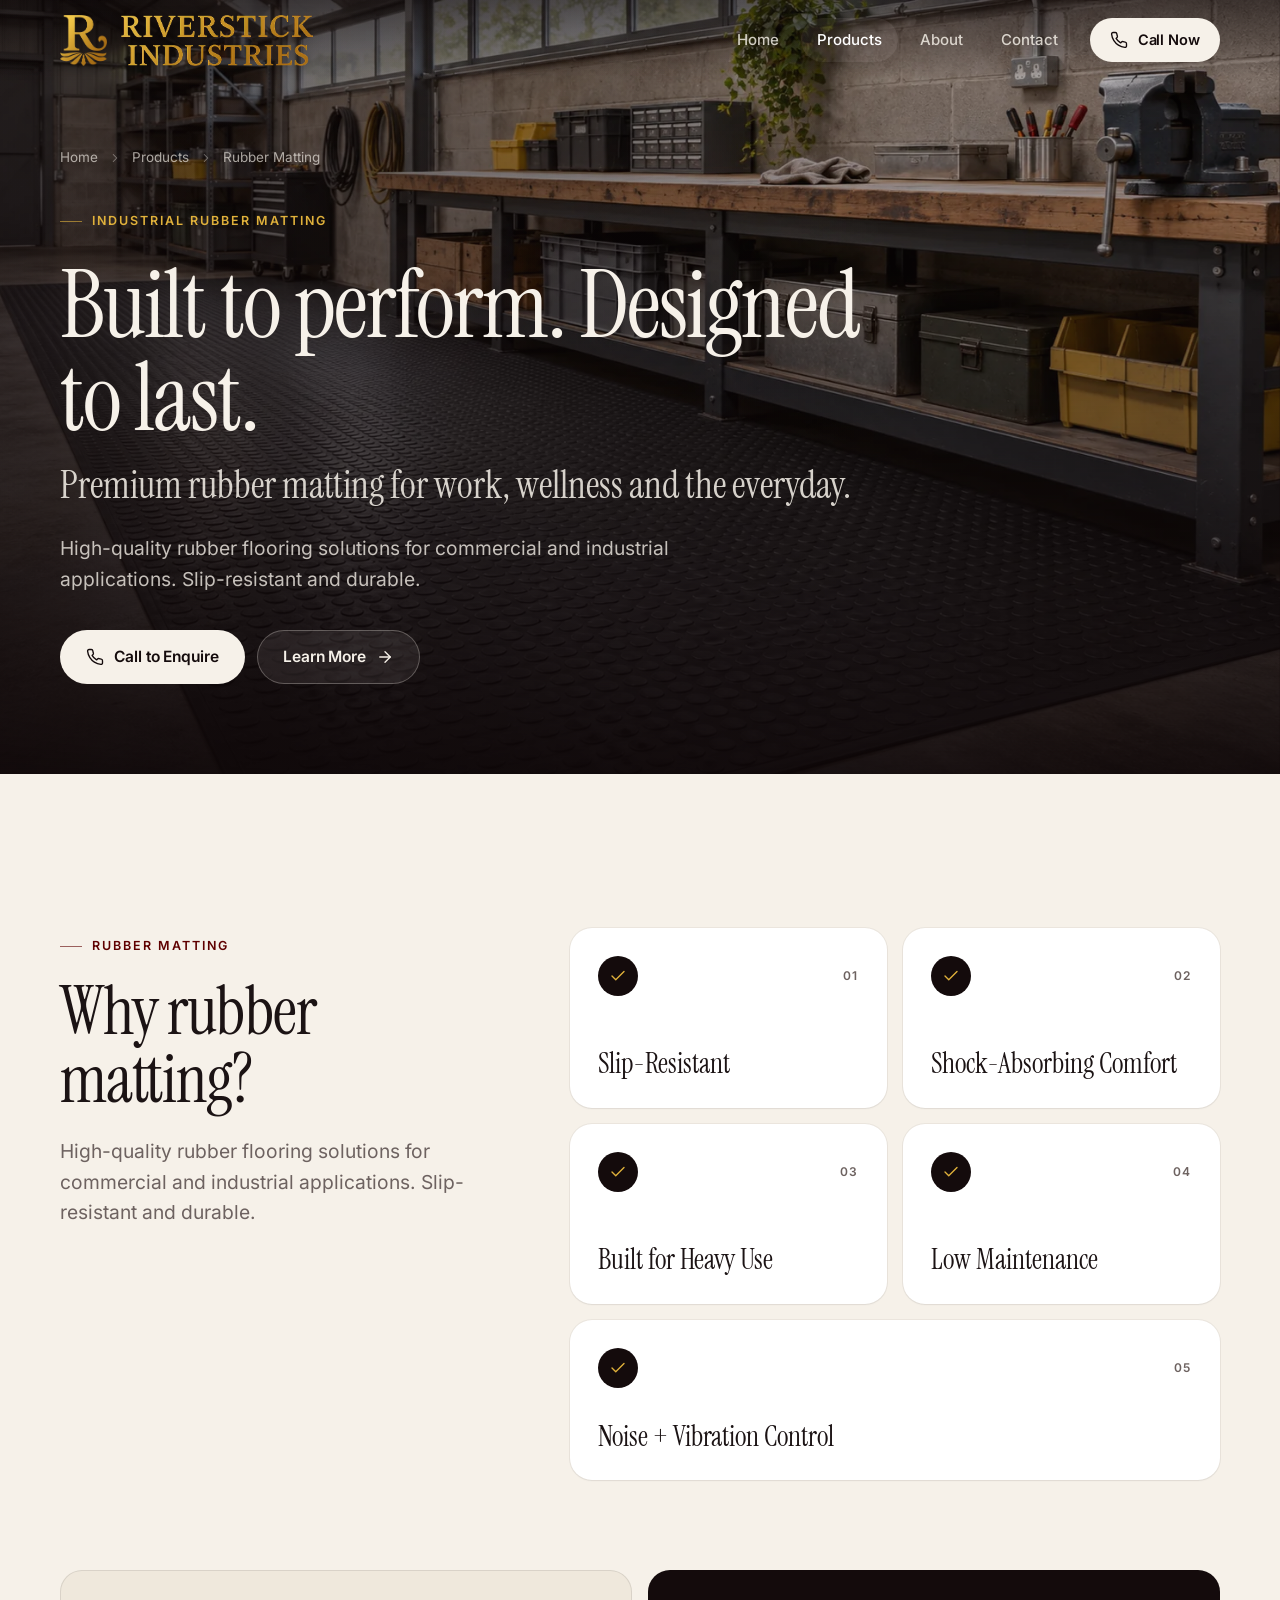
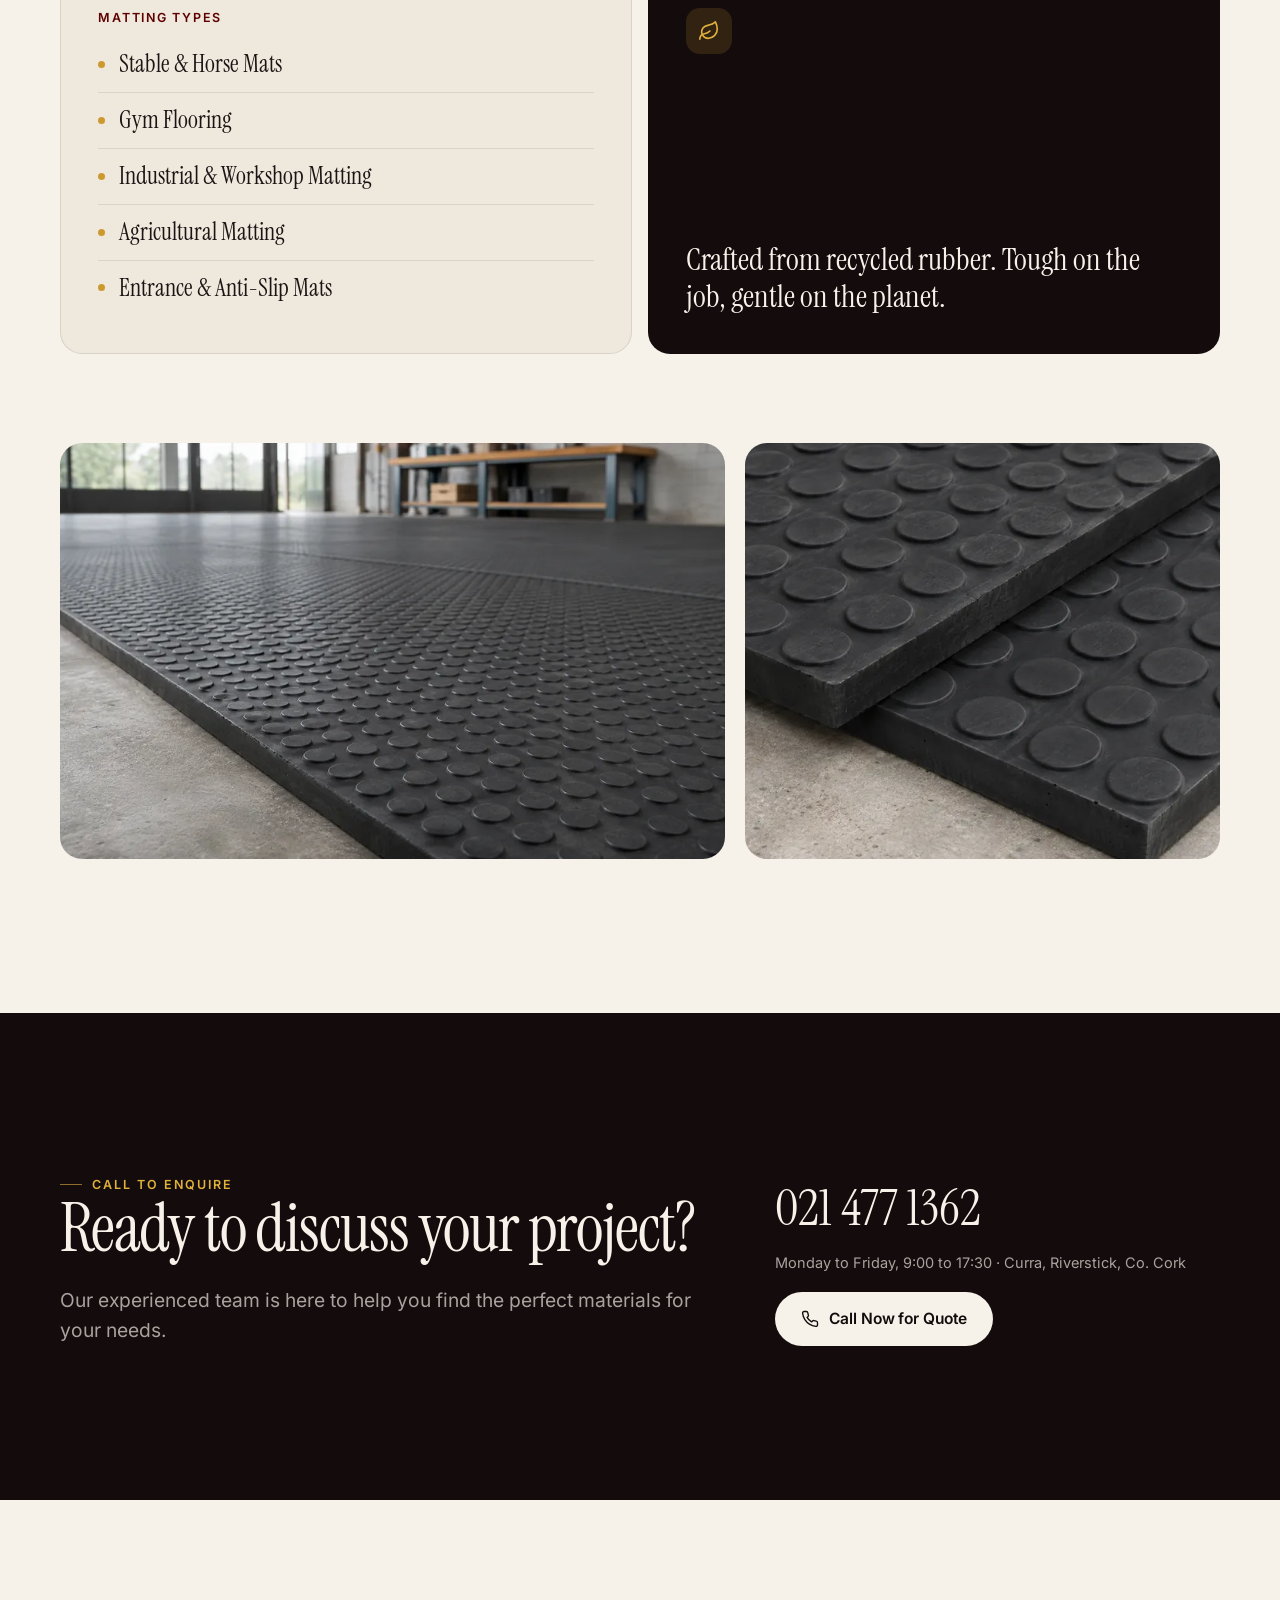
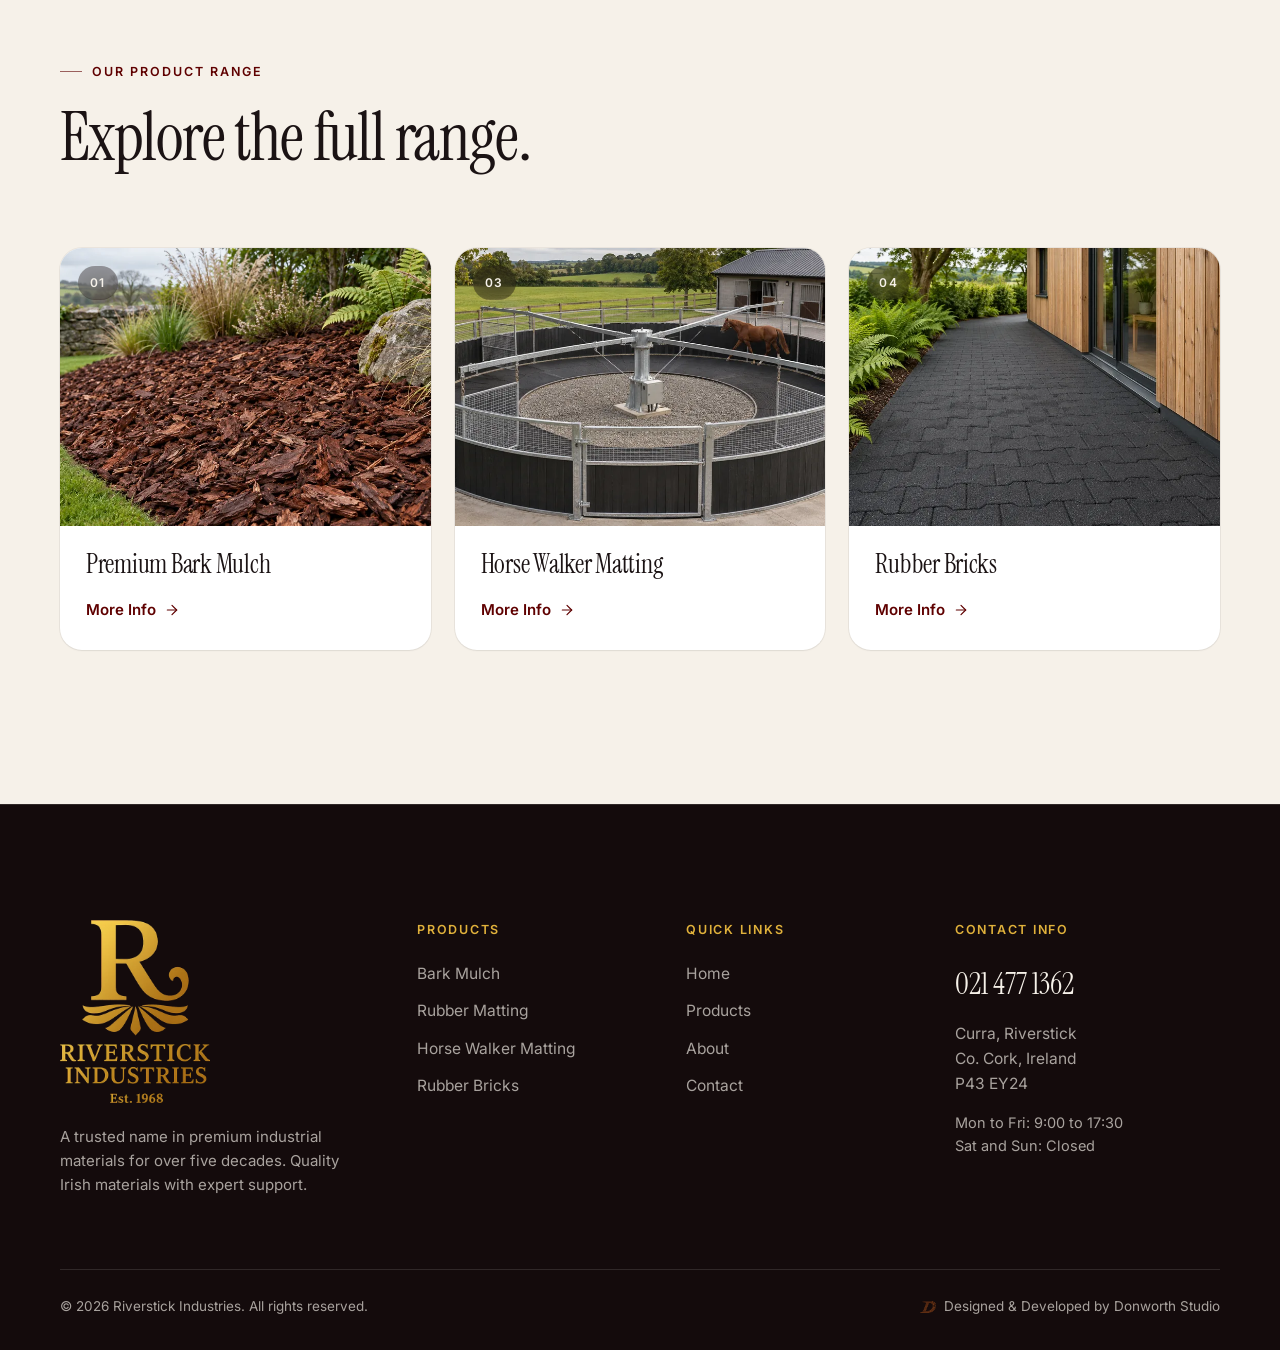
<file: rubber-matting.html>
<!DOCTYPE html>
<html lang="en-IE">
<head>
<meta charset="utf-8">
<meta name="viewport" content="width=device-width, initial-scale=1, viewport-fit=cover">
<title>Industrial Rubber Matting | Riverstick Industries, Cork</title>
<meta name="description" content="High-quality industrial rubber matting for commercial and industrial applications. Slip-resistant, durable flooring solutions with expert support in Cork, Ireland.">
<link rel="canonical" href="https://www.riverstickindustries.ie/rubber-matting">
<meta name="theme-color" content="#140b0c">
<link rel="icon" type="image/png" href="/favicon.png">
<link rel="apple-touch-icon" href="/images/apple-touch-icon.png">
<meta property="og:type" content="website">
<meta property="og:site_name" content="Riverstick Industries">
<meta property="og:title" content="Industrial Rubber Matting | Riverstick Industries, Cork">
<meta property="og:description" content="High-quality industrial rubber matting for commercial and industrial applications. Slip-resistant, durable flooring solutions with expert support in Cork, Ireland.">
<meta property="og:url" content="https://www.riverstickindustries.ie/rubber-matting">
<meta property="og:image" content="https://www.riverstickindustries.ie/images/og-image.jpg">
<meta property="og:locale" content="en_IE">
<meta name="twitter:card" content="summary_large_image">
<meta name="twitter:title" content="Industrial Rubber Matting | Riverstick Industries, Cork">
<meta name="twitter:description" content="High-quality industrial rubber matting for commercial and industrial applications. Slip-resistant, durable flooring solutions with expert support in Cork, Ireland.">
<meta name="twitter:image" content="https://www.riverstickindustries.ie/images/og-image.jpg">
<link rel="preload" as="image" href="/images/rubber-matting-hero-960.webp" media="(max-width: 960px)" fetchpriority="high"><link rel="preload" as="image" href="/images/rubber-matting-hero-1600.webp" media="(min-width: 961px)" fetchpriority="high">
<link rel="preload" href="/fonts/instrument-serif-latin-400-normal.woff2" as="font" type="font/woff2" crossorigin><link rel="preload" href="/fonts/inter-latin-wght-normal.woff2" as="font" type="font/woff2" crossorigin>
<link rel="stylesheet" href="/css/site.css?v=a48fb2630e">
<script>document.documentElement.classList.add('js')</script>
<script type="application/ld+json">[{"@context":"https://schema.org","@type":"LocalBusiness","@id":"https://www.riverstickindustries.ie/#business","name":"Riverstick Industries","description":"Premium industrial materials including bark mulch, rubber matting, horse walker matting, and rubber bricks.","url":"https://www.riverstickindustries.ie/","logo":"https://www.riverstickindustries.ie/images/logo-full.png","image":"https://www.riverstickindustries.ie/images/og-image.jpg","telephone":"+353214771362","foundingDate":"1968","address":{"@type":"PostalAddress","streetAddress":"Curra, Riverstick","addressLocality":"Cork","addressRegion":"Co. Cork","postalCode":"P43 EY24","addressCountry":"IE"},"openingHoursSpecification":[{"@type":"OpeningHoursSpecification","dayOfWeek":["Monday","Tuesday","Wednesday","Thursday","Friday"],"opens":"09:00","closes":"17:30"}],"hasMap":"https://www.google.com/maps/search/?api=1&query=Curra,+Riverstick,+Co.+Cork,+Ireland+P43+EY24"},{"@context":"https://schema.org","@type":"BreadcrumbList","itemListElement":[{"@type":"ListItem","position":1,"name":"Home","item":"https://www.riverstickindustries.ie/"},{"@type":"ListItem","position":2,"name":"Products","item":"https://www.riverstickindustries.ie/#products"},{"@type":"ListItem","position":3,"name":"Industrial Rubber Matting","item":"https://www.riverstickindustries.ie/rubber-matting"}]},{"@context":"https://schema.org","@type":"Product","name":"Industrial Rubber Matting","description":"High-quality industrial rubber matting for commercial and industrial applications. Slip-resistant, durable flooring solutions with expert support in Cork, Ireland.","image":"https://www.riverstickindustries.ie/images/rubber-matting-hero-1600.webp","brand":{"@type":"Brand","name":"Riverstick Industries"},"manufacturer":{"@id":"https://www.riverstickindustries.ie/#business"}}]</script>
</head><body>
<a class="skip" href="#main">Skip to content</a>
<header class="header">
  <div class="wrap header-inner">
    <a class="brand" href="/" aria-label="Riverstick Industries home">
      <img class="brand-mark" src="/images/logo-mark.webp" width="47" height="51" alt="">
      <img class="brand-word" src="/images/logo-wordmark.webp" width="191" height="51" alt="Riverstick Industries">
    </a>
    <nav class="nav" aria-label="Main navigation">
      <a href="/">Home</a>
      <a href="/#products" aria-current="page">Products</a>
      <a href="/#about">About</a>
      <a href="/#contact">Contact</a>
      <a class="btn" href="tel:+353214771362"><svg viewBox="0 0 24 24" fill="none" stroke="currentColor" stroke-width="1.8" stroke-linecap="round" stroke-linejoin="round" aria-hidden="true"><path d="M22 16.92v3a2 2 0 0 1-2.18 2 19.8 19.8 0 0 1-8.63-3.07 19.5 19.5 0 0 1-6-6A19.8 19.8 0 0 1 2.12 4.18 2 2 0 0 1 4.11 2h3a2 2 0 0 1 2 1.72c.13.96.36 1.9.7 2.81a2 2 0 0 1-.45 2.11L8.09 9.91a16 16 0 0 0 6 6l1.27-1.27a2 2 0 0 1 2.11-.45c.9.34 1.85.57 2.81.7A2 2 0 0 1 22 16.92z"/></svg>Call Now</a>
    </nav>
    <button class="menu-btn" type="button" aria-expanded="false" aria-controls="mobile-menu" aria-label="Open menu"><span></span></button>
  </div>
</header>
<div class="mobile-menu" id="mobile-menu">
  <nav aria-label="Mobile navigation">
    <a href="/">Home <small>01</small></a>
    <a href="/#products">Products <small>02</small></a>
    <a href="/#about">About <small>03</small></a>
    <a href="/#contact">Contact <small>04</small></a>
  </nav>
  <a class="btn" href="tel:+353214771362"><svg viewBox="0 0 24 24" fill="none" stroke="currentColor" stroke-width="1.8" stroke-linecap="round" stroke-linejoin="round" aria-hidden="true"><path d="M22 16.92v3a2 2 0 0 1-2.18 2 19.8 19.8 0 0 1-8.63-3.07 19.5 19.5 0 0 1-6-6A19.8 19.8 0 0 1 2.12 4.18 2 2 0 0 1 4.11 2h3a2 2 0 0 1 2 1.72c.13.96.36 1.9.7 2.81a2 2 0 0 1-.45 2.11L8.09 9.91a16 16 0 0 0 6 6l1.27-1.27a2 2 0 0 1 2.11-.45c.9.34 1.85.57 2.81.7A2 2 0 0 1 22 16.92z"/></svg>Call 021 477 1362</a>
  <p class="mm-meta">Mon to Fri, 9:00 to 17:30</p>
</div>

<main id="main">
<section class="p-hero">
  <img src="/images/rubber-matting-hero-1600.webp" srcset="/images/rubber-matting-hero-960.webp 960w, /images/rubber-matting-hero-1600.webp 1600w" sizes="100vw" alt="Industrial Rubber Matting" fetchpriority="high" decoding="async">
  <div class="wrap">
    <nav class="crumbs" aria-label="Breadcrumb"><a href="/">Home</a><svg viewBox="0 0 24 24" fill="none" stroke="currentColor" stroke-width="1.8" stroke-linecap="round" stroke-linejoin="round" aria-hidden="true"><path d="m9 18 6-6-6-6"/></svg><a href="/#products">Products</a><svg viewBox="0 0 24 24" fill="none" stroke="currentColor" stroke-width="1.8" stroke-linecap="round" stroke-linejoin="round" aria-hidden="true"><path d="m9 18 6-6-6-6"/></svg><span aria-current="page">Rubber Matting</span></nav>
    <div class="hero-copy">
      <span class="eyebrow light">Industrial Rubber Matting</span>
      <h1 class="display">Built to perform. Designed to last.</h1>
      <span class="kicker">Premium rubber matting for work, wellness and the everyday.</span>
      <p class="lead">High-quality rubber flooring solutions for commercial and industrial applications. Slip-resistant and durable.</p>
      <div class="hero-ctas">
        <a class="btn" href="tel:+353214771362"><svg viewBox="0 0 24 24" fill="none" stroke="currentColor" stroke-width="1.8" stroke-linecap="round" stroke-linejoin="round" aria-hidden="true"><path d="M22 16.92v3a2 2 0 0 1-2.18 2 19.8 19.8 0 0 1-8.63-3.07 19.5 19.5 0 0 1-6-6A19.8 19.8 0 0 1 2.12 4.18 2 2 0 0 1 4.11 2h3a2 2 0 0 1 2 1.72c.13.96.36 1.9.7 2.81a2 2 0 0 1-.45 2.11L8.09 9.91a16 16 0 0 0 6 6l1.27-1.27a2 2 0 0 1 2.11-.45c.9.34 1.85.57 2.81.7A2 2 0 0 1 22 16.92z"/></svg>Call to Enquire</a>
        <a class="btn btn-ghost" href="#details">Learn More <svg viewBox="0 0 24 24" fill="none" stroke="currentColor" stroke-width="1.8" stroke-linecap="round" stroke-linejoin="round" aria-hidden="true" class="arrow"><path d="M5 12h14"/><path d="m12 5 7 7-7 7"/></svg></a>
      </div>
    </div>
  </div>
  <span class="p-index" aria-hidden="true">02</span>
</section>

<section class="section" id="details">
  <div class="wrap">
    <div class="benefits-grid">
      <div class="sticky" data-reveal>
        <span class="eyebrow">Rubber Matting</span>
        <h2 class="h2">Why rubber matting?</h2>
        <p class="lead">High-quality rubber flooring solutions for commercial and industrial applications. Slip-resistant and durable.</p>
      </div>
      <div class="benefits"><div class="benefit" data-reveal style="--d:0.00s"><div class="top"><span class="ic"><svg viewBox="0 0 24 24" fill="none" stroke="currentColor" stroke-width="1.8" stroke-linecap="round" stroke-linejoin="round" aria-hidden="true"><path d="M20 6 9 17l-5-5"/></svg></span><span class="n">01</span></div><h3>Slip-Resistant</h3></div><div class="benefit" data-reveal style="--d:0.08s"><div class="top"><span class="ic"><svg viewBox="0 0 24 24" fill="none" stroke="currentColor" stroke-width="1.8" stroke-linecap="round" stroke-linejoin="round" aria-hidden="true"><path d="M20 6 9 17l-5-5"/></svg></span><span class="n">02</span></div><h3>Shock-Absorbing Comfort</h3></div><div class="benefit" data-reveal style="--d:0.00s"><div class="top"><span class="ic"><svg viewBox="0 0 24 24" fill="none" stroke="currentColor" stroke-width="1.8" stroke-linecap="round" stroke-linejoin="round" aria-hidden="true"><path d="M20 6 9 17l-5-5"/></svg></span><span class="n">03</span></div><h3>Built for Heavy Use</h3></div><div class="benefit" data-reveal style="--d:0.08s"><div class="top"><span class="ic"><svg viewBox="0 0 24 24" fill="none" stroke="currentColor" stroke-width="1.8" stroke-linecap="round" stroke-linejoin="round" aria-hidden="true"><path d="M20 6 9 17l-5-5"/></svg></span><span class="n">04</span></div><h3>Low Maintenance</h3></div><div class="benefit" data-reveal style="--d:0.00s"><div class="top"><span class="ic"><svg viewBox="0 0 24 24" fill="none" stroke="currentColor" stroke-width="1.8" stroke-linecap="round" stroke-linejoin="round" aria-hidden="true"><path d="M20 6 9 17l-5-5"/></svg></span><span class="n">05</span></div><h3>Noise + Vibration Control</h3></div></div>
    </div>
    <div class="detail-grid"><div class="detail" data-reveal><h3>Matting types</h3><ul><li>Stable &amp; Horse Mats</li><li>Gym Flooring</li><li>Industrial &amp; Workshop Matting</li><li>Agricultural Matting</li><li>Entrance &amp; Anti-Slip Mats</li></ul></div><div class="detail dark" data-reveal style="--d:.16s"><span class="leaf"><svg viewBox="0 0 24 24" fill="none" stroke="currentColor" stroke-width="1.8" stroke-linecap="round" stroke-linejoin="round" aria-hidden="true"><path d="M11 20A7 7 0 0 1 9.8 6.1C15.5 5 17 4.48 19 2c1 2 2 4.18 2 8 0 5.5-4.78 10-10 10Z"/><path d="M2 21c0-3 1.85-5.36 5.08-6C9.5 14.52 12 13 13 12"/></svg></span><p>Crafted from recycled rubber. Tough on the job, gentle on the planet.</p></div></div>
    <div class="gallery" data-reveal>
      <figure><img src="/images/rubber-matting-card-1600.webp" srcset="/images/rubber-matting-card-960.webp 960w, /images/rubber-matting-card-1600.webp 1600w" sizes="(max-width: 900px) 100vw, 60vw" alt="Industrial Rubber Matting in use" loading="lazy" decoding="async"></figure>
      <figure><img src="/images/rubber-matting-detail-1600.webp" srcset="/images/rubber-matting-detail-960.webp 960w, /images/rubber-matting-detail-1600.webp 1600w" sizes="(max-width: 900px) 100vw, 40vw" alt="Industrial Rubber Matting close up" loading="lazy" decoding="async"></figure>
    </div>
  </div>
</section>

<section class="section on-dark cta-band" aria-labelledby="cta-title">
  <div class="wrap cta-inner">
    <div data-reveal>
      <span class="eyebrow">Call to Enquire</span>
      <h2 class="h2" id="cta-title">Ready to discuss <em>your project?</em></h2>
      <p class="lead">Our experienced team is here to help you find the perfect materials for your needs.</p>
    </div>
    <div class="cta-side" data-reveal style="--d:.1s">
      <a class="phone" href="tel:+353214771362">021 477 1362</a>
      <small>Monday to Friday, 9:00 to 17:30 · Curra, Riverstick, Co. Cork</small>
      <a class="btn" href="tel:+353214771362"><svg viewBox="0 0 24 24" fill="none" stroke="currentColor" stroke-width="1.8" stroke-linecap="round" stroke-linejoin="round" aria-hidden="true"><path d="M22 16.92v3a2 2 0 0 1-2.18 2 19.8 19.8 0 0 1-8.63-3.07 19.5 19.5 0 0 1-6-6A19.8 19.8 0 0 1 2.12 4.18 2 2 0 0 1 4.11 2h3a2 2 0 0 1 2 1.72c.13.96.36 1.9.7 2.81a2 2 0 0 1-.45 2.11L8.09 9.91a16 16 0 0 0 6 6l1.27-1.27a2 2 0 0 1 2.11-.45c.9.34 1.85.57 2.81.7A2 2 0 0 1 22 16.92z"/></svg>Call Now for Quote</a>
    </div>
  </div>
</section>

<section class="section" aria-labelledby="more-title">
  <div class="wrap">
    <div class="section-head">
      <div data-reveal>
        <span class="eyebrow">Our Product Range</span>
        <h2 class="h2" id="more-title">Explore the <em>full range.</em></h2>
      </div>
    </div>
    <div class="more-grid">
    <a class="p-card" href="/bark-mulch" data-reveal style="--d:0.00s">
      <div class="p-media"><img src="/images/bark-mulch-card-1600.webp" srcset="/images/bark-mulch-card-960.webp 960w, /images/bark-mulch-card-1600.webp 1600w" sizes="(max-width: 900px) 100vw, 50vw" alt="Premium Bark Mulch" loading="lazy" decoding="async"><span class="tag">01</span></div>
      <div class="p-body">
        <h3 class="h3">Premium Bark Mulch</h3>
        
        <span class="link-arrow">More Info <svg viewBox="0 0 24 24" fill="none" stroke="currentColor" stroke-width="1.8" stroke-linecap="round" stroke-linejoin="round" aria-hidden="true"><path d="M5 12h14"/><path d="m12 5 7 7-7 7"/></svg></span>
      </div>
    </a>
    <a class="p-card" href="/horse-walker-matting" data-reveal style="--d:0.08s">
      <div class="p-media"><img src="/images/horse-walker-card-1600.webp" srcset="/images/horse-walker-card-960.webp 960w, /images/horse-walker-card-1600.webp 1600w" sizes="(max-width: 900px) 100vw, 50vw" alt="Horse Walker Matting" loading="lazy" decoding="async"><span class="tag">03</span></div>
      <div class="p-body">
        <h3 class="h3">Horse Walker Matting</h3>
        
        <span class="link-arrow">More Info <svg viewBox="0 0 24 24" fill="none" stroke="currentColor" stroke-width="1.8" stroke-linecap="round" stroke-linejoin="round" aria-hidden="true"><path d="M5 12h14"/><path d="m12 5 7 7-7 7"/></svg></span>
      </div>
    </a>
    <a class="p-card" href="/rubber-bricks" data-reveal style="--d:0.16s">
      <div class="p-media"><img src="/images/rubber-bricks-card-1600.webp" srcset="/images/rubber-bricks-card-960.webp 960w, /images/rubber-bricks-card-1600.webp 1600w" sizes="(max-width: 900px) 100vw, 50vw" alt="Rubber Bricks" loading="lazy" decoding="async"><span class="tag">04</span></div>
      <div class="p-body">
        <h3 class="h3">Rubber Bricks</h3>
        
        <span class="link-arrow">More Info <svg viewBox="0 0 24 24" fill="none" stroke="currentColor" stroke-width="1.8" stroke-linecap="round" stroke-linejoin="round" aria-hidden="true"><path d="M5 12h14"/><path d="m12 5 7 7-7 7"/></svg></span>
      </div>
    </a>
    </div>
  </div>
</section>
</main>
<footer class="footer">
  <div class="wrap">
    <div class="footer-top">
      <div class="footer-brand">
        <img src="/images/logo-full.webp" width="150" height="183" alt="Riverstick Industries, established 1968" loading="lazy">
        <p>A trusted name in premium industrial materials for over five decades. Quality Irish materials with expert support.</p>
      </div>
      <div>
        <h4>Products</h4>
        <ul><li><a href="/bark-mulch">Bark Mulch</a></li><li><a href="/rubber-matting">Rubber Matting</a></li><li><a href="/horse-walker-matting">Horse Walker Matting</a></li><li><a href="/rubber-bricks">Rubber Bricks</a></li></ul>
      </div>
      <div>
        <h4>Quick Links</h4>
        <ul>
          <li><a href="/">Home</a></li>
          <li><a href="/#products">Products</a></li>
          <li><a href="/#about">About</a></li>
          <li><a href="/#contact">Contact</a></li>
        </ul>
      </div>
      <div>
        <h4>Contact Info</h4>
        <a class="f-phone" href="tel:+353214771362">021 477 1362</a>
        <address>Curra, Riverstick<br>Co. Cork, Ireland<br>P43 EY24</address>
        <p class="f-hours">Mon to Fri: 9:00 to 17:30<br>Sat and Sun: Closed</p>
      </div>
    </div>
  </div>
  <div class="footer-word" aria-hidden="true">Riverstick</div>
  <div class="wrap">
    <div class="footer-bottom">
      <span>© <span data-year>2026</span> Riverstick Industries. All rights reserved.</span>
      <a href="https://donworthstudio.ie/" target="_blank" rel="noopener noreferrer"><img src="/images/donworth-d-emblem.svg" width="16" height="16" alt="">Designed &amp; Developed by Donworth Studio</a>
    </div>
  </div>
</footer>
<a class="fab" href="tel:+353214771362" aria-label="Call Riverstick Industries on 021 477 1362"><svg viewBox="0 0 24 24" fill="none" stroke="currentColor" stroke-width="1.8" stroke-linecap="round" stroke-linejoin="round" aria-hidden="true"><path d="M22 16.92v3a2 2 0 0 1-2.18 2 19.8 19.8 0 0 1-8.63-3.07 19.5 19.5 0 0 1-6-6A19.8 19.8 0 0 1 2.12 4.18 2 2 0 0 1 4.11 2h3a2 2 0 0 1 2 1.72c.13.96.36 1.9.7 2.81a2 2 0 0 1-.45 2.11L8.09 9.91a16 16 0 0 0 6 6l1.27-1.27a2 2 0 0 1 2.11-.45c.9.34 1.85.57 2.81.7A2 2 0 0 1 22 16.92z"/></svg></a>
<script src="/js/site.js?v=a48fb2630e" defer></script>
</body>
</html>
</file>
<file: css/site.css>
/* Riverstick Industries · site styles
   Single stylesheet, no build step. Tokens first, then layout, then components. */

/* Self-hosted fonts (no third-party requests, GDPR friendly) */
@font-face { font-family: "Instrument Serif"; font-style: normal; font-weight: 400; font-display: swap; src: url("/fonts/instrument-serif-latin-400-normal.woff2") format("woff2"); }
@font-face { font-family: "Instrument Serif"; font-style: italic; font-weight: 400; font-display: swap; src: url("/fonts/instrument-serif-latin-400-italic.woff2") format("woff2"); }
@font-face { font-family: "Inter"; font-style: normal; font-weight: 100 900; font-display: swap; src: url("/fonts/inter-latin-wght-normal.woff2") format("woff2"); }

:root {
  --ink: #140b0c;
  --ink-2: #1d1213;
  --ink-3: #2a1b1c;
  --wine: #5f0000;
  --wine-2: #7a1016;
  --gold: #cc992e;
  --gold-2: #e0b13b;
  --gold-soft: rgba(224, 177, 59, .14);
  --paper: #f6f1e9;
  --paper-2: #efe8dc;
  --stone: #e3dacb;
  --text: #1b1314;
  --muted: #6d6260;
  --line: rgba(27, 19, 20, .1);
  --line-dark: rgba(246, 241, 233, .12);
  --on-dark: #f6f1e9;
  --on-dark-muted: rgba(246, 241, 233, .66);

  --serif: "Instrument Serif", "Iowan Old Style", Georgia, serif;
  --sans: "Inter", ui-sans-serif, system-ui, -apple-system, "Segoe UI", sans-serif;

  --radius: 22px;
  --radius-sm: 14px;
  --wrap: 1240px;
  --gutter: clamp(20px, 4vw, 40px);
  --section: clamp(88px, 12vw, 160px);
  --ease: cubic-bezier(.2, .7, .1, 1);
  --shadow: 0 1px 1px rgba(20, 11, 12, .04), 0 12px 32px -12px rgba(20, 11, 12, .18);
  --shadow-lg: 0 2px 2px rgba(20, 11, 12, .04), 0 40px 80px -30px rgba(20, 11, 12, .35);
}

*, *::before, *::after { box-sizing: border-box; }
html { -webkit-text-size-adjust: 100%; scroll-behavior: smooth; scroll-padding-top: 88px; }
body {
  margin: 0;
  font-family: var(--sans);
  font-size: 17px;
  line-height: 1.6;
  color: var(--text);
  background: var(--paper);
  -webkit-font-smoothing: antialiased;
  -moz-osx-font-smoothing: grayscale;
  text-rendering: optimizeLegibility;
  font-feature-settings: "ss01", "cv11";
}
img, svg { display: block; max-width: 100%; }
a { color: inherit; text-decoration: none; }
button { font: inherit; color: inherit; background: none; border: 0; cursor: pointer; padding: 0; }
h1, h2, h3, h4 { margin: 0; font-weight: 400; }
p { margin: 0; }
ul { margin: 0; padding: 0; list-style: none; }
::selection { background: var(--gold-2); color: var(--ink); }
:focus-visible { outline: 2px solid var(--gold-2); outline-offset: 3px; border-radius: 6px; }

.wrap { width: 100%; max-width: var(--wrap); margin: 0 auto; padding: 0 var(--gutter); }
.sr-only { position: absolute; width: 1px; height: 1px; overflow: hidden; clip: rect(0 0 0 0); white-space: nowrap; }
.skip { position: fixed; left: 16px; top: -60px; z-index: 100; background: var(--gold-2); color: var(--ink); padding: 10px 16px; border-radius: 10px; font-weight: 600; transition: top .2s; }
.skip:focus { top: 16px; }

/* ---------- Type ---------- */
.eyebrow {
  display: inline-flex; align-items: center; gap: 10px;
  font-size: 12.5px; font-weight: 600; letter-spacing: .16em; text-transform: uppercase;
  color: var(--wine);
}
.eyebrow::before { content: ""; width: 22px; height: 1px; background: currentColor; opacity: .6; }
.on-dark .eyebrow, .eyebrow.light { color: var(--gold-2); }
.display {
  font-family: var(--serif);
  font-size: clamp(48px, 7.4vw, 104px);
  line-height: .98;
  letter-spacing: -.02em;
}
.h2 {
  font-family: var(--serif);
  font-size: clamp(40px, 5.2vw, 72px);
  line-height: 1.02;
  letter-spacing: -.018em;
}
.h3 { font-family: var(--serif); font-size: clamp(28px, 2.6vw, 36px); line-height: 1.08; letter-spacing: -.01em; }
.display em, .h2 em { font-style: normal; color: inherit; }
.lead { font-size: clamp(18px, 1.5vw, 20px); line-height: 1.6; color: var(--muted); max-width: 40em; }
.on-dark .lead { color: var(--on-dark-muted); }
.on-dark { color: var(--on-dark); background: var(--ink); }

/* ---------- Buttons ---------- */
.btn {
  --bg: var(--paper); --fg: var(--ink);
  position: relative; display: inline-flex; align-items: center; justify-content: center; gap: 10px;
  height: 54px; padding: 0 26px; border-radius: 999px;
  background: var(--bg); color: var(--fg);
  font-size: 15.5px; font-weight: 600; letter-spacing: -.005em; white-space: nowrap;
  transition: transform .35s var(--ease), box-shadow .35s var(--ease), background .25s, color .25s;
  box-shadow: none;
}
.btn:hover { --bg: #fff; }
.btn:active { transform: translateY(0); }
.btn svg { width: 18px; height: 18px; flex: none; }
.btn .arrow { transition: transform .35s var(--ease); }
.btn:hover .arrow { transform: translateX(3px); }
.btn-ghost { --bg: rgba(246, 241, 233, .08); --fg: var(--on-dark); box-shadow: inset 0 0 0 1px rgba(246, 241, 233, .28); backdrop-filter: blur(10px); -webkit-backdrop-filter: blur(10px); }
.btn-ghost:hover { --bg: rgba(246, 241, 233, .12); box-shadow: inset 0 0 0 1px rgba(246, 241, 233, .5); }
.btn-dark { --bg: var(--ink); --fg: var(--on-dark); }
.btn-dark:hover { --bg: #000; }
.btn-line { --bg: transparent; --fg: var(--text); box-shadow: inset 0 0 0 1px var(--line); }
.btn-line:hover { box-shadow: inset 0 0 0 1px var(--text); }
.link-arrow { display: inline-flex; align-items: center; gap: 8px; font-weight: 600; font-size: 15px; }
.link-arrow svg { width: 16px; height: 16px; transition: transform .35s var(--ease); }
a:hover > .link-arrow svg, .link-arrow:hover svg { transform: translateX(4px); }

/* ---------- Header ---------- */
.header {
  position: fixed; inset: 0 0 auto; z-index: 50;
  color: var(--on-dark);
  transition: background .4s var(--ease), box-shadow .4s, backdrop-filter .4s;
}
.header::before { content: ""; position: absolute; inset: 0; background: linear-gradient(to bottom, rgba(10,5,6,.55), transparent); pointer-events: none; transition: opacity .4s; }
.header.is-solid { background: rgba(20, 11, 12, .78); backdrop-filter: saturate(160%) blur(18px); -webkit-backdrop-filter: saturate(160%) blur(18px); box-shadow: 0 1px 0 var(--line-dark); }
.header.is-solid::before { opacity: 0; }
.header-inner { position: relative; display: flex; align-items: center; justify-content: space-between; height: 80px; transition: height .4s var(--ease); }
.header.is-solid .header-inner { height: 68px; }
.brand { display: flex; align-items: center; gap: 12px; }
.brand img { filter: drop-shadow(0 2px 6px rgba(0,0,0,.35)); }
/* Mark and lettering share one height so their tops and bottoms line up */
.brand { gap: 14px; --logo-h: 51px; }
.header.is-solid .brand { --logo-h: 44px; }
.brand .brand-mark, .brand .brand-word { height: var(--logo-h); width: auto; transition: height .4s var(--ease); }
@media (max-width: 640px) { .brand, .header.is-solid .brand { gap: 10px; --logo-h: 39px; } }
.brand-name { display: flex; flex-direction: column; line-height: 1; }
.brand-name b { font-family: var(--serif); font-weight: 400; font-size: 23px; letter-spacing: .01em; }
.brand-name small { font-size: 10px; letter-spacing: .26em; text-transform: uppercase; color: var(--gold-2); margin-top: 5px; font-weight: 600; }
.nav { display: flex; align-items: center; gap: 6px; }
.nav a:not(.btn) { position: relative; padding: 10px 16px; font-size: 15px; font-weight: 500; color: rgba(246, 241, 233, .82); border-radius: 999px; transition: color .25s, background .25s; }
.nav a:not(.btn):hover, .nav a[aria-current="page"] { color: #fff; background: rgba(246, 241, 233, .08); }
.nav .btn { height: 44px; padding: 0 20px; margin-left: 10px; font-size: 14.5px; }
.menu-btn { display: none; width: 44px; height: 44px; border-radius: 999px; align-items: center; justify-content: center; background: rgba(246,241,233,.08); box-shadow: inset 0 0 0 1px rgba(246,241,233,.2); }
.menu-btn span { position: relative; display: block; width: 18px; height: 1.5px; background: currentColor; transition: background .2s; }
.menu-btn span::before, .menu-btn span::after { content: ""; position: absolute; left: 0; width: 18px; height: 1.5px; background: currentColor; transition: transform .35s var(--ease); }
.menu-btn span::before { transform: translateY(-6px); }
.menu-btn span::after { transform: translateY(6px); }
.menu-open .menu-btn span { background: transparent; }
.menu-open .menu-btn span::before { transform: rotate(45deg); }
.menu-open .menu-btn span::after { transform: rotate(-45deg); }

.mobile-menu {
  position: fixed; inset: 0; z-index: 45; background: var(--ink); color: var(--on-dark);
  padding: 110px var(--gutter) 40px; display: flex; flex-direction: column;
  opacity: 0; visibility: hidden; transition: opacity .4s var(--ease), visibility .4s;
}
.menu-open .mobile-menu { opacity: 1; visibility: visible; }
.mobile-menu nav a { display: flex; justify-content: space-between; align-items: baseline; padding: 16px 0; border-bottom: 1px solid var(--line-dark); font-family: var(--serif); font-size: 38px; line-height: 1.1; transform: translateY(14px); opacity: 0; transition: transform .6s var(--ease), opacity .6s; }
.mobile-menu nav a small { font-family: var(--sans); font-size: 12px; color: var(--gold-2); letter-spacing: .14em; }
.menu-open .mobile-menu nav a { transform: none; opacity: 1; }
.menu-open .mobile-menu nav a:nth-child(2) { transition-delay: .05s; }
.menu-open .mobile-menu nav a:nth-child(3) { transition-delay: .1s; }
.menu-open .mobile-menu nav a:nth-child(4) { transition-delay: .15s; }
.mobile-menu .btn { margin-top: auto; width: 100%; }
.mobile-menu .mm-meta { margin-top: 18px; text-align: center; font-size: 14px; color: var(--on-dark-muted); }

/* ---------- Hero (home) ---------- */
.hero { position: relative; min-height: 100svh; min-height: 100vh; display: flex; flex-direction: column; color: var(--on-dark); background: var(--ink); overflow: hidden; isolation: isolate; }
@supports (height: 100svh) { .hero { min-height: 100svh; } }
.hero-slides { position: absolute; inset: 0; z-index: -2; }
.hero-slide { position: absolute; inset: 0; opacity: 0; transition: opacity 1.4s var(--ease); }
.hero-slide.is-active { opacity: 1; }
.hero-slide img { width: 100%; height: 100%; object-fit: cover; transform: scale(1.08); transition: transform 9s linear; }
.hero-slide.is-active img { transform: scale(1); }
.hero::after {
  content: ""; position: absolute; inset: 0; z-index: -1;
  background:
    linear-gradient(90deg, rgba(14,7,8,.86) 0%, rgba(14,7,8,.55) 45%, rgba(14,7,8,.15) 100%),
    linear-gradient(0deg, rgba(14,7,8,.92) 0%, rgba(14,7,8,0) 42%);
}
.hero-body { flex: 1; display: flex; align-items: center; padding-top: 120px; padding-bottom: 40px; }
.hero-copy { max-width: 820px; }
.hero-copy .eyebrow { margin-bottom: 28px; }
.hero-copy .lead { margin-top: 28px; max-width: 34em; color: rgba(246,241,233,.78); }
.hero-ctas { display: flex; flex-wrap: wrap; gap: 12px; margin-top: 40px; }

.hero-rail { position: relative; border-top: 1px solid var(--line-dark); background: linear-gradient(0deg, rgba(14,7,8,.5), rgba(14,7,8,0)); }
.hero-rail ol { display: grid; grid-template-columns: repeat(4, 1fr); margin: 0; padding: 0; list-style: none; }
.hero-rail button { position: relative; display: block; width: 100%; text-align: left; padding: 24px 24px 28px 0; color: rgba(246,241,233,.5); transition: color .3s; }
.hero-rail li + li button { padding-left: 24px; border-left: 1px solid var(--line-dark); }
.hero-rail button:hover, .hero-rail .is-active button { color: var(--on-dark); }
.hero-rail .num { font-size: 12px; font-weight: 600; letter-spacing: .14em; color: var(--gold-2); }
.hero-rail .t { display: block; margin-top: 8px; font-family: var(--serif); font-size: 24px; line-height: 1.1; }
.hero-rail .d { display: block; margin-top: 6px; font-size: 13.5px; line-height: 1.45; color: rgba(246,241,233,.55); }
.hero-rail .bar { position: absolute; left: 0; right: 0; top: -1px; height: 2px; overflow: hidden; }
.hero-rail .bar i { display: block; height: 100%; width: 100%; background: var(--gold-2); transform: scaleX(0); transform-origin: left; }
.hero-rail .is-active .bar i { animation: rail var(--dur, 6.5s) linear forwards; }
.hero.is-paused .hero-rail .is-active .bar i { animation-play-state: paused; }
@keyframes rail { to { transform: scaleX(1); } }

/* ---------- Trust strip ---------- */
.trust { background: var(--ink); color: var(--on-dark); border-top: 1px solid var(--line-dark); }
.trust .wrap { display: grid; grid-template-columns: repeat(4, 1fr); }
.trust-item { display: flex; align-items: center; gap: 14px; padding: 28px 0; font-weight: 500; font-size: 15px; }
.trust-item + .trust-item { padding-left: 28px; border-left: 1px solid var(--line-dark); }
.trust-item .ic { width: 42px; height: 42px; flex: none; border-radius: 12px; display: grid; place-items: center; background: var(--gold-soft); color: var(--gold-2); }
.trust-item .ic svg { width: 20px; height: 20px; }
.trust-item small { display: block; font-size: 13px; color: var(--on-dark-muted); font-weight: 400; }

/* ---------- Sections ---------- */
.section { padding: var(--section) 0; }
.section-head { display: grid; grid-template-columns: 1.1fr .9fr; gap: 40px 80px; align-items: end; margin-bottom: clamp(48px, 6vw, 80px); }
.section-head .eyebrow { margin-bottom: 22px; }

/* Product grid */
.products { display: grid; grid-template-columns: repeat(2, 1fr); gap: clamp(16px, 2vw, 28px); }
.p-card { position: relative; display: flex; flex-direction: column; background: #fff; border-radius: var(--radius); overflow: hidden; box-shadow: var(--shadow); transition: transform .6s var(--ease), box-shadow .6s var(--ease); }
.p-card:hover { transform: translateY(-6px); box-shadow: var(--shadow-lg); }
.p-media { position: relative; aspect-ratio: 16 / 10; overflow: hidden; background: var(--stone); }
.p-media img { width: 100%; height: 100%; object-fit: cover; transition: transform 1.2s var(--ease); }
.p-card:hover .p-media img { transform: scale(1.05); }
.p-media .tag { position: absolute; left: 18px; top: 18px; padding: 7px 12px; border-radius: 999px; font-size: 12px; font-weight: 600; letter-spacing: .12em; color: var(--on-dark); background: rgba(20,11,12,.5); backdrop-filter: blur(12px); -webkit-backdrop-filter: blur(12px); }
.p-body { display: flex; flex-direction: column; gap: 14px; padding: clamp(24px, 2.6vw, 36px); flex: 1; }
.p-body p { color: var(--muted); font-size: 16px; }
.p-body .link-arrow { margin-top: auto; padding-top: 10px; color: var(--wine); }

/* Marquee */
.marquee { overflow: hidden; border-block: 1px solid var(--line); background: var(--paper-2); padding: 22px 0; -webkit-mask-image: linear-gradient(90deg, transparent, #000 10%, #000 90%, transparent); mask-image: linear-gradient(90deg, transparent, #000 10%, #000 90%, transparent); }
.marquee-track { display: flex; width: max-content; gap: 48px; animation: marquee 48s linear infinite; }
.marquee span { display: inline-flex; align-items: center; gap: 48px; font-family: var(--serif); font-size: clamp(24px, 2.4vw, 34px); color: var(--text); white-space: nowrap; }
.marquee span::after { content: ""; width: 7px; height: 7px; border-radius: 50%; background: var(--gold); }
@keyframes marquee { to { transform: translateX(-50%); } }

/* About */
.about { position: relative; overflow: hidden; }
.about::before { display: none; content: ""; position: absolute; width: 900px; height: 900px; right: -300px; top: -260px; background: radial-gradient(closest-side, rgba(122,16,22,.55), transparent); pointer-events: none; }
.about-grid { position: relative; display: grid; grid-template-columns: 1fr 1fr; gap: clamp(48px, 7vw, 120px); align-items: center; }
.about-copy .eyebrow { margin-bottom: 24px; }
.about-copy .h2 { margin-bottom: 32px; }
.about-copy p { color: var(--on-dark-muted); font-size: 17.5px; line-height: 1.7; }
.about-copy p + p { margin-top: 18px; }
.about-visual { position: relative; aspect-ratio: 1; border-radius: 28px; display: grid; place-items: center; background: linear-gradient(160deg, var(--ink-3), var(--ink-2)); box-shadow: inset 0 0 0 1px var(--line-dark); overflow: hidden; }
.about-visual .year { position: absolute; inset: auto 0 -2%; text-align: center; font-family: var(--serif); font-size: clamp(110px, 15vw, 210px); line-height: 1; letter-spacing: -.03em; color: transparent; -webkit-text-stroke: 1px rgba(224,177,59,.28); }
.about-visual img { width: 34%; filter: drop-shadow(0 30px 40px rgba(0,0,0,.5)); margin-bottom: 26%; }
.about-visual .ring { position: absolute; inset: 9%; border-radius: 50%; border: 1px dashed rgba(224,177,59,.18); }
.pillars { display: grid; grid-template-columns: repeat(3, 1fr); gap: 1px; margin-top: clamp(64px, 8vw, 110px); background: var(--line-dark); border-radius: var(--radius); overflow: hidden; box-shadow: inset 0 0 0 1px var(--line-dark); }
.pillar { background: var(--ink); padding: clamp(28px, 3vw, 40px); }
.pillar .ic { width: 46px; height: 46px; border-radius: 14px; display: grid; place-items: center; background: var(--gold-soft); color: var(--gold-2); margin-bottom: 26px; }
.pillar .ic svg { width: 22px; height: 22px; }
.pillar h3 { font-family: var(--serif); font-size: 28px; line-height: 1.1; margin-bottom: 10px; }
.pillar p { color: var(--on-dark-muted); font-size: 15.5px; }

/* Contact */
.contact-grid { display: grid; grid-template-columns: 1fr 1.05fr; gap: clamp(40px, 6vw, 96px); align-items: start; }
.contact-copy .eyebrow { margin-bottom: 22px; }
.contact-copy .lead { margin-top: 24px; }
.phone-big { display: inline-flex; align-items: center; gap: 18px; margin-top: 44px; font-family: var(--serif); font-size: clamp(44px, 5vw, 68px); line-height: 1; letter-spacing: -.02em; color: var(--text); transition: color .3s; }
.phone-big:hover { color: var(--wine); }
.phone-big .ic { width: 58px; height: 58px; flex: none; border-radius: 50%; display: grid; place-items: center; background: var(--ink); color: var(--gold-2); transition: background .3s, transform .5s var(--ease); }
.phone-big:hover .ic { background: var(--wine); transform: rotate(-12deg); }
.phone-big .ic svg { width: 24px; height: 24px; }
.info-grid { display: grid; grid-template-columns: 1fr 1fr; gap: 1px; margin-top: 44px; background: var(--line); border-radius: var(--radius); overflow: hidden; box-shadow: 0 0 0 1px var(--line); }
.info { background: var(--paper); padding: 26px 28px; }
.info h3 { font-size: 12.5px; letter-spacing: .14em; text-transform: uppercase; font-weight: 600; color: var(--muted); margin-bottom: 12px; display: flex; align-items: center; gap: 10px; }
.info address { font-style: normal; font-size: 16.5px; line-height: 1.55; }
.hours { display: grid; grid-template-columns: auto 1fr; gap: 4px 18px; font-size: 15.5px; }
.hours dt { color: var(--muted); }
.hours dd { margin: 0; font-variant-numeric: tabular-nums; }
.status { margin-top: 16px; display: inline-flex; align-items: center; gap: 8px; font-size: 12px; letter-spacing: .06em; text-transform: none; font-weight: 600; padding: 4px 10px; border-radius: 999px; background: var(--paper-2); color: var(--muted); }
.status::before { content: ""; width: 7px; height: 7px; border-radius: 50%; background: currentColor; }
.status.open { color: #1f7a45; background: rgba(31,122,69,.1); }
.status.open::before { box-shadow: 0 0 0 0 rgba(31,122,69,.5); animation: pulse 2s infinite; }
@keyframes pulse { 70% { box-shadow: 0 0 0 7px rgba(31,122,69,0); } 100% { box-shadow: 0 0 0 0 rgba(31,122,69,0); } }
.contact-ctas { display: flex; flex-wrap: wrap; gap: 12px; margin-top: 36px; }

.map-card { position: relative; border-radius: 28px; overflow: hidden; background: var(--ink); box-shadow: var(--shadow-lg); }
.map-frame { position: relative; aspect-ratio: 4 / 4.4; background: var(--stone); }
.map-fallback { position: absolute; inset: 0; display: grid; place-items: center; align-content: center; gap: 30px; color: var(--muted); font-size: 14px; background: radial-gradient(circle at 50% 46%, rgba(95,0,0,.06), transparent 40%), repeating-radial-gradient(circle at 50% 46%, transparent 0 38px, rgba(27,19,20,.05) 38px 39px), var(--stone); }
.map-fallback .pin { position: static; margin: 0; }
.map-frame iframe { position: absolute; inset: 0; width: 100%; height: 100%; border: 0; filter: grayscale(1) sepia(.18) contrast(1.05) brightness(.98); }
.map-frame .pin { width: 22px; height: 22px; border-radius: 50%; background: var(--wine); box-shadow: 0 0 0 6px rgba(95,0,0,.18), 0 0 0 14px rgba(95,0,0,.08); pointer-events: none; }
.map-meta { display: flex; align-items: center; justify-content: space-between; gap: 20px; padding: 26px 28px; color: var(--on-dark); }
.map-meta h3 { font-family: var(--serif); font-size: 28px; line-height: 1.1; }
.map-meta address { font-style: normal; color: var(--on-dark-muted); font-size: 15px; margin-top: 4px; }
.map-meta .btn { height: 48px; padding: 0 20px; font-size: 14.5px; }
.map-note { padding: 0 28px 26px; font-size: 13.5px; color: var(--on-dark-muted); }

/* ---------- Product page ---------- */
.p-hero { position: relative; min-height: 86vh; display: flex; align-items: flex-end; color: var(--on-dark); background: var(--ink); overflow: hidden; isolation: isolate; }
.p-hero > img { position: absolute; inset: 0; width: 100%; height: 100%; object-fit: cover; z-index: -2; animation: settle 2.4s var(--ease) both; }
@keyframes settle { from { transform: scale(1.08); } to { transform: scale(1); } }
.p-hero::after { content: ""; position: absolute; inset: 0; z-index: -1; background: linear-gradient(0deg, rgba(14,7,8,.94) 0%, rgba(14,7,8,.55) 45%, rgba(14,7,8,.25) 100%), linear-gradient(90deg, rgba(14,7,8,.6), transparent 70%); }
.p-hero .wrap { padding-top: 140px; padding-bottom: clamp(56px, 7vw, 96px); }
.crumbs { display: flex; align-items: center; gap: 10px; font-size: 13.5px; color: var(--on-dark-muted); margin-bottom: 34px; }
.crumbs a:hover { color: #fff; }
.crumbs svg { width: 14px; height: 14px; opacity: .6; }
.p-hero .kicker { display: block; margin-top: 18px; font-family: var(--serif); font-style: italic; font-size: clamp(26px, 3vw, 40px); line-height: 1.15; color: var(--gold-2); }
.p-hero .lead { margin-top: 26px; color: rgba(246,241,233,.78); max-width: 38em; }
.p-hero .hero-ctas { margin-top: 36px; }
.p-index { position: absolute; right: var(--gutter); bottom: clamp(56px, 7vw, 96px); font-family: var(--serif); font-size: clamp(64px, 9vw, 140px); line-height: .8; color: transparent; -webkit-text-stroke: 1px rgba(224,177,59,.35); pointer-events: none; }

.benefits-grid { display: grid; grid-template-columns: .8fr 1.2fr; gap: clamp(40px, 6vw, 100px); align-items: start; }
.benefits-grid .sticky { position: sticky; top: 120px; }
.benefits-grid .sticky .eyebrow { margin-bottom: 22px; }
.benefits-grid .sticky .lead { margin-top: 22px; }
.benefits { display: grid; grid-template-columns: 1fr 1fr; gap: 16px; }
.benefit { display: flex; flex-direction: column; justify-content: space-between; gap: 34px; min-height: 180px; padding: 28px; background: #fff; border-radius: var(--radius); box-shadow: var(--shadow); transition: transform .5s var(--ease), box-shadow .5s var(--ease); }
.benefit:hover { transform: translateY(-4px); box-shadow: var(--shadow-lg); }
.benefit .top { display: flex; justify-content: space-between; align-items: center; }
.benefit .ic { width: 40px; height: 40px; border-radius: 50%; display: grid; place-items: center; background: var(--ink); color: var(--gold-2); }
.benefit .ic svg { width: 18px; height: 18px; }
.benefit .n { font-size: 12px; font-weight: 600; letter-spacing: .14em; color: var(--muted); }
.benefit h3 { font-family: var(--serif); font-size: 28px; line-height: 1.1; }
.benefits .benefit:last-child:nth-child(odd) { grid-column: 1 / -1; min-height: 150px; }

.detail-grid { display: grid; grid-template-columns: repeat(auto-fit, minmax(280px, 1fr)); gap: 16px; margin-top: clamp(56px, 7vw, 96px); }
.detail { padding: clamp(28px, 3vw, 40px); border-radius: var(--radius); background: var(--paper-2); box-shadow: inset 0 0 0 1px var(--line); }
.detail h3 { font-size: 12.5px; letter-spacing: .14em; text-transform: uppercase; font-weight: 600; color: var(--wine); margin-bottom: 22px; }
.detail li { display: flex; align-items: center; gap: 14px; padding: 13px 0; border-top: 1px solid var(--line); font-family: var(--serif); font-size: 24px; line-height: 1.2; }
.detail li:first-child { border-top: 0; padding-top: 0; }
.detail li::before { content: ""; width: 7px; height: 7px; flex: none; border-radius: 50%; background: var(--gold); }
.detail p { font-size: 17px; line-height: 1.6; }
.detail p b { font-weight: 600; }
.detail.dark { background: var(--ink); color: var(--on-dark); box-shadow: none; display: flex; flex-direction: column; justify-content: space-between; gap: 28px; }
.detail.dark h3 { color: var(--gold-2); }
.detail.dark .leaf { width: 46px; height: 46px; border-radius: 14px; display: grid; place-items: center; background: var(--gold-soft); color: var(--gold-2); }
.detail.dark .leaf svg { width: 22px; height: 22px; }
.detail.dark p { font-family: var(--serif); font-size: clamp(26px, 2.4vw, 32px); line-height: 1.2; }

/* CTA band */
.cta-band { position: relative; overflow: hidden; }
.cta-band::before { display: none; content: ""; position: absolute; width: 1100px; height: 1100px; left: 50%; top: 50%; transform: translate(-50%, -50%); background: radial-gradient(closest-side, rgba(122,16,22,.6), transparent); pointer-events: none; }
.cta-inner { position: relative; display: grid; grid-template-columns: 1.2fr .8fr; gap: 48px; align-items: end; }
.cta-inner .lead { margin-top: 22px; }
.cta-side { display: flex; flex-direction: column; align-items: flex-start; gap: 18px; }
.cta-side .phone { font-family: var(--serif); font-size: clamp(36px, 4vw, 52px); line-height: 1; color: var(--on-dark); }
.cta-side .phone:hover { color: var(--gold-2); }
.cta-side small { color: var(--on-dark-muted); font-size: 14.5px; }

.more-grid { display: grid; grid-template-columns: repeat(3, 1fr); gap: clamp(16px, 2vw, 24px); }
.more-grid .p-media { aspect-ratio: 4 / 3; }
.more-grid .p-body { padding: 24px 26px 28px; gap: 10px; }
.more-grid .h3 { font-size: 26px; }

/* ---------- Footer ---------- */
.footer { background: var(--ink); color: var(--on-dark); padding-top: clamp(72px, 9vw, 120px); border-top: 1px solid var(--line-dark); }
.footer-top { display: grid; grid-template-columns: 1.4fr 1fr 1fr 1.2fr; gap: 48px; padding-bottom: clamp(56px, 7vw, 88px); }
.footer-brand img { width: 150px; height: auto; }
.footer-brand p { margin-top: 22px; color: var(--on-dark-muted); font-size: 15px; max-width: 26em; }
.footer h4 { font-size: 12.5px; letter-spacing: .14em; text-transform: uppercase; font-weight: 600; color: var(--gold-2); margin-bottom: 20px; }
.footer li + li { margin-top: 10px; }
.footer a { color: var(--on-dark-muted); transition: color .25s; font-size: 15.5px; }
.footer a:hover { color: #fff; }
.footer address { font-style: normal; color: var(--on-dark-muted); font-size: 15.5px; line-height: 1.6; }
.footer .f-phone { display: inline-block; font-family: var(--serif); font-size: 30px; color: var(--on-dark); margin-bottom: 14px; }
.footer .f-hours { margin-top: 14px; font-size: 14.5px; color: var(--on-dark-muted); }
.footer-word { font-family: var(--serif); font-size: clamp(88px, 21vw, 300px); line-height: .8; letter-spacing: -.035em; white-space: nowrap; color: transparent; -webkit-text-stroke: 1px rgba(246,241,233,.12); text-align: center; overflow: hidden; user-select: none; padding-bottom: .06em; }
.footer-bottom { display: flex; justify-content: space-between; align-items: center; gap: 20px; flex-wrap: wrap; padding: 26px 0 32px; border-top: 1px solid var(--line-dark); font-size: 13.5px; color: var(--on-dark-muted); }
.footer-bottom a { font-size: 13.5px; display: inline-flex; align-items: center; gap: 8px; }
.footer-bottom img { width: 16px; height: 16px; }

/* Floating call (mobile) */
.fab { position: fixed; right: 16px; bottom: calc(16px + env(safe-area-inset-bottom)); z-index: 40; display: none; width: 58px; height: 58px; border-radius: 50%; align-items: center; justify-content: center; background: var(--gold-2); color: var(--ink); box-shadow: 0 14px 30px -10px rgba(0,0,0,.5); transform: translateY(120px); transition: transform .5s var(--ease); }
.fab svg { width: 24px; height: 24px; }
.fab.is-visible { transform: none; }

/* 404 */
.nf { min-height: 100vh; display: grid; place-items: center; text-align: center; padding: 120px var(--gutter); }
.nf .display { font-size: clamp(56px, 9vw, 120px); }
.nf .lead { margin: 22px auto 36px; }

/* ---------- Reveal ---------- */
.js [data-reveal] { opacity: 0; transform: translateY(28px); transition: opacity 1s var(--ease), transform 1s var(--ease); transition-delay: var(--d, 0s); }
.js [data-reveal].is-in { opacity: 1; transform: none; }
.js .hero-copy > * { opacity: 0; transform: translateY(24px); animation: rise 1.1s var(--ease) forwards; }
.js .hero-copy > :nth-child(2) { animation-delay: .1s; }
.js .hero-copy > :nth-child(3) { animation-delay: .2s; }
.js .hero-copy > :nth-child(4) { animation-delay: .3s; }
@keyframes rise { to { opacity: 1; transform: none; } }

/* ---------- Responsive ---------- */
@media (max-width: 1080px) {
  .footer-top { grid-template-columns: 1fr 1fr; }
  .trust .wrap { grid-template-columns: 1fr 1fr; }
  .trust-item:nth-child(3) { padding-left: 0; border-left: 0; }
  .trust-item:nth-child(n+3) { border-top: 1px solid var(--line-dark); }
  .hero-rail .d { display: none; }
}
@media (max-width: 900px) {
  .nav { display: none; }
  .menu-btn { display: inline-flex; }
  .fab { display: inline-flex; }
  .section-head, .about-grid, .contact-grid, .benefits-grid, .cta-inner { grid-template-columns: 1fr; }
  .benefits-grid .sticky { position: static; }
  .products { grid-template-columns: 1fr; }
  .more-grid { grid-template-columns: 1fr; }
  .pillars { grid-template-columns: 1fr; }
  .about-visual { max-width: 520px; width: 100%; margin: 0 auto; }
  .hero-rail ol { grid-template-columns: repeat(4, 1fr); }
  .hero-rail button { padding: 18px 12px 20px 0; }
  .hero-rail li + li button { padding-left: 12px; }
  .hero-rail .t { font-size: 17px; }
  .p-index { display: none; }
}
@media (max-width: 640px) {
  body { font-size: 16px; }
  .hero-body { padding-top: 110px; }
  .hero-ctas .btn { flex: 1 1 100%; }
  .hero-rail .t { display: none; }
  .hero-rail button { padding: 18px 0 22px; text-align: center; }
  .hero-rail li + li button { padding-left: 0; }
  .trust .wrap { grid-template-columns: 1fr; }
  .trust-item, .trust-item + .trust-item { padding: 18px 0; border-left: 0; }
  .trust-item + .trust-item { border-top: 1px solid var(--line-dark); }
  .info-grid { grid-template-columns: 1fr; }
  .benefits { grid-template-columns: 1fr; }
  .benefit { min-height: 0; gap: 22px; }
  .footer-top { grid-template-columns: 1fr; gap: 36px; }
  .map-meta { flex-direction: column; align-items: flex-start; }
  .map-frame { aspect-ratio: 1; }
  .phone-big { gap: 14px; }
  .phone-big .ic { width: 48px; height: 48px; }
  .contact-ctas .btn { flex: 1 1 100%; }
}

@media (prefers-reduced-motion: reduce) {
  html { scroll-behavior: auto; }
  *, *::before, *::after { animation-duration: .001ms !important; animation-iteration-count: 1 !important; transition-duration: .001ms !important; }
  .js [data-reveal], .js .hero-copy > * { opacity: 1; transform: none; }
  .marquee-track { animation: none; }
}

/* A lone detail card spreads its list across two columns */
@media (min-width: 900px) {
  .detail:only-child ul { display: grid; grid-template-columns: repeat(4, 1fr); gap: 0 32px; }
  .detail:only-child li { border-top: 0; padding: 4px 0; }
}

/* Restraint pass: no outlined numerals, no giant wordmark, no pulsing, gentler motion */
.p-index, .footer-word, .about-visual .year, .about-visual .ring { display: none; }
.footer-top { padding-bottom: 72px; }
.about-visual img { width: auto; height: 62%; margin: 0; filter: none; }
.about-visual { background: var(--ink-2); }
.status.open::before { animation: none; }
.p-card:hover, .benefit:hover { transform: none; }
.p-card, .benefit { box-shadow: 0 1px 2px rgba(20, 11, 12, .05), 0 0 0 1px rgba(20, 11, 12, .05); }
.p-card:hover { box-shadow: 0 1px 2px rgba(20, 11, 12, .05), 0 0 0 1px rgba(20, 11, 12, .12); }
.p-card:hover .p-media img { transform: scale(1.03); }
.hero-slide img { transform: scale(1.04); }
.phone-big:hover .ic { transform: none; }
.map-card { box-shadow: none; }
.p-media .tag { background: rgba(20,11,12,.35); }

/* Product photography */
.gallery { display: grid; grid-template-columns: 1.4fr 1fr; gap: clamp(12px, 1.6vw, 20px); margin-top: clamp(56px, 7vw, 96px); }
.gallery figure { margin: 0; border-radius: var(--radius); overflow: hidden; background: var(--stone); aspect-ratio: 16 / 10; }
.gallery figure:last-child { aspect-ratio: auto; }
.gallery img { width: 100%; height: 100%; object-fit: cover; }
.about-visual img { width: auto; height: 62%; aspect-ratio: 426 / 520; object-fit: contain; }
.footer-brand img { height: auto; aspect-ratio: 426 / 520; }
@media (max-width: 900px) {
  .gallery { grid-template-columns: 1fr; }
  .gallery figure:last-child { aspect-ratio: 16 / 10; }
}

/* Kicker: plain, not gold italic */
.p-hero .kicker { font-style: normal; color: rgba(246,241,233,.86); }
/* Quiet map placeholder while the embed loads */
.map-fallback { background: var(--stone) !important; gap: 14px !important; }

.fab { background: var(--ink); color: var(--paper); box-shadow: 0 8px 24px -8px rgba(0,0,0,.45), 0 0 0 1px rgba(246,241,233,.12); }

/* Our Story logo: always centred in its panel */
.about-visual { display: flex; align-items: center; justify-content: center; padding: 14%; }
.about-visual img { width: 100%; height: 100%; max-width: none; aspect-ratio: auto; object-fit: contain; margin: 0; }

/* Footer on mobile: centred and evenly spaced */
@media (max-width: 640px) {
  .footer { padding-top: 64px; }
  .footer-top { grid-template-columns: 1fr 1fr; gap: 44px 16px; text-align: center; padding-bottom: 48px; }
  .footer-brand, .footer-top > div:last-child { grid-column: 1 / -1; }
  .footer-brand img { width: 120px; margin: 0 auto; }
  .footer-brand p { margin: 20px auto 0; max-width: 30em; }
  .footer h4 { margin-bottom: 16px; }
  .footer .f-phone { font-size: 34px; }
  .footer-bottom { flex-direction: column; align-items: center; text-align: center; gap: 10px; padding-bottom: calc(96px + env(safe-area-inset-bottom)); }
}
</file>
